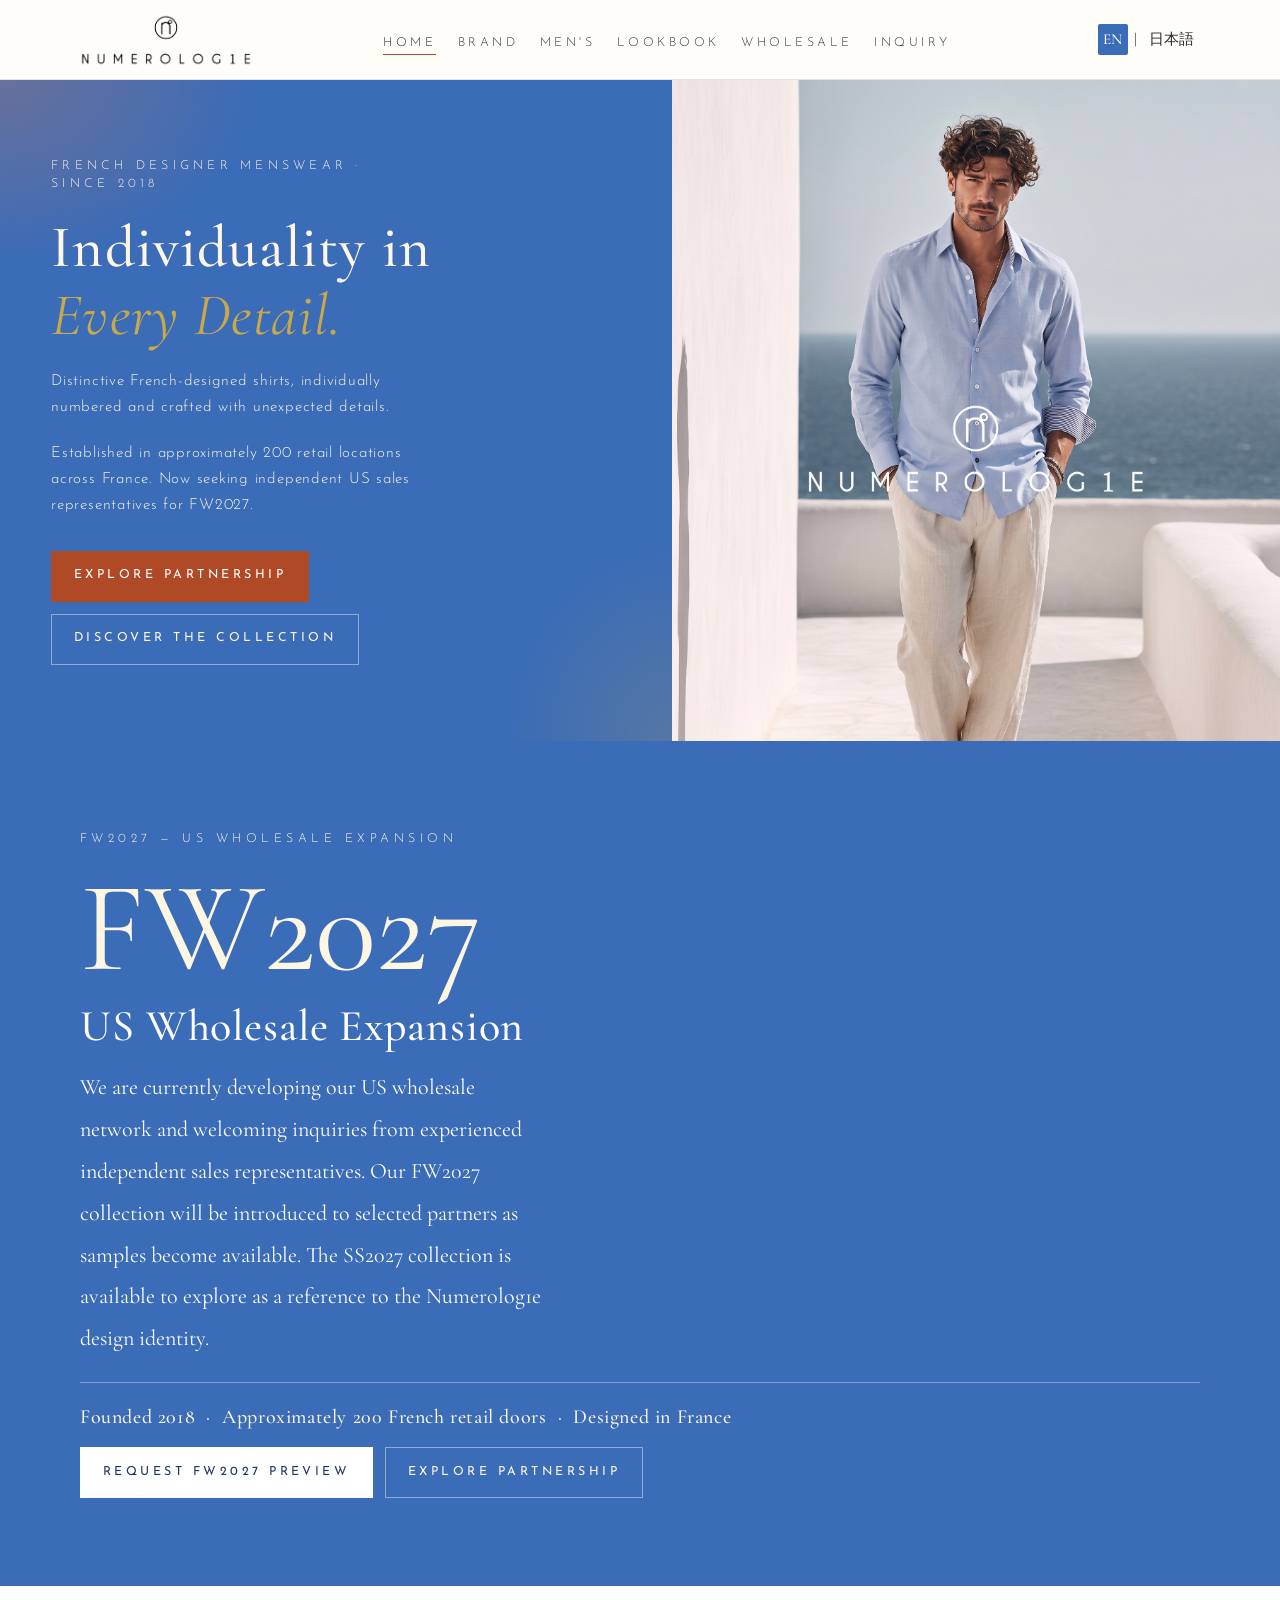
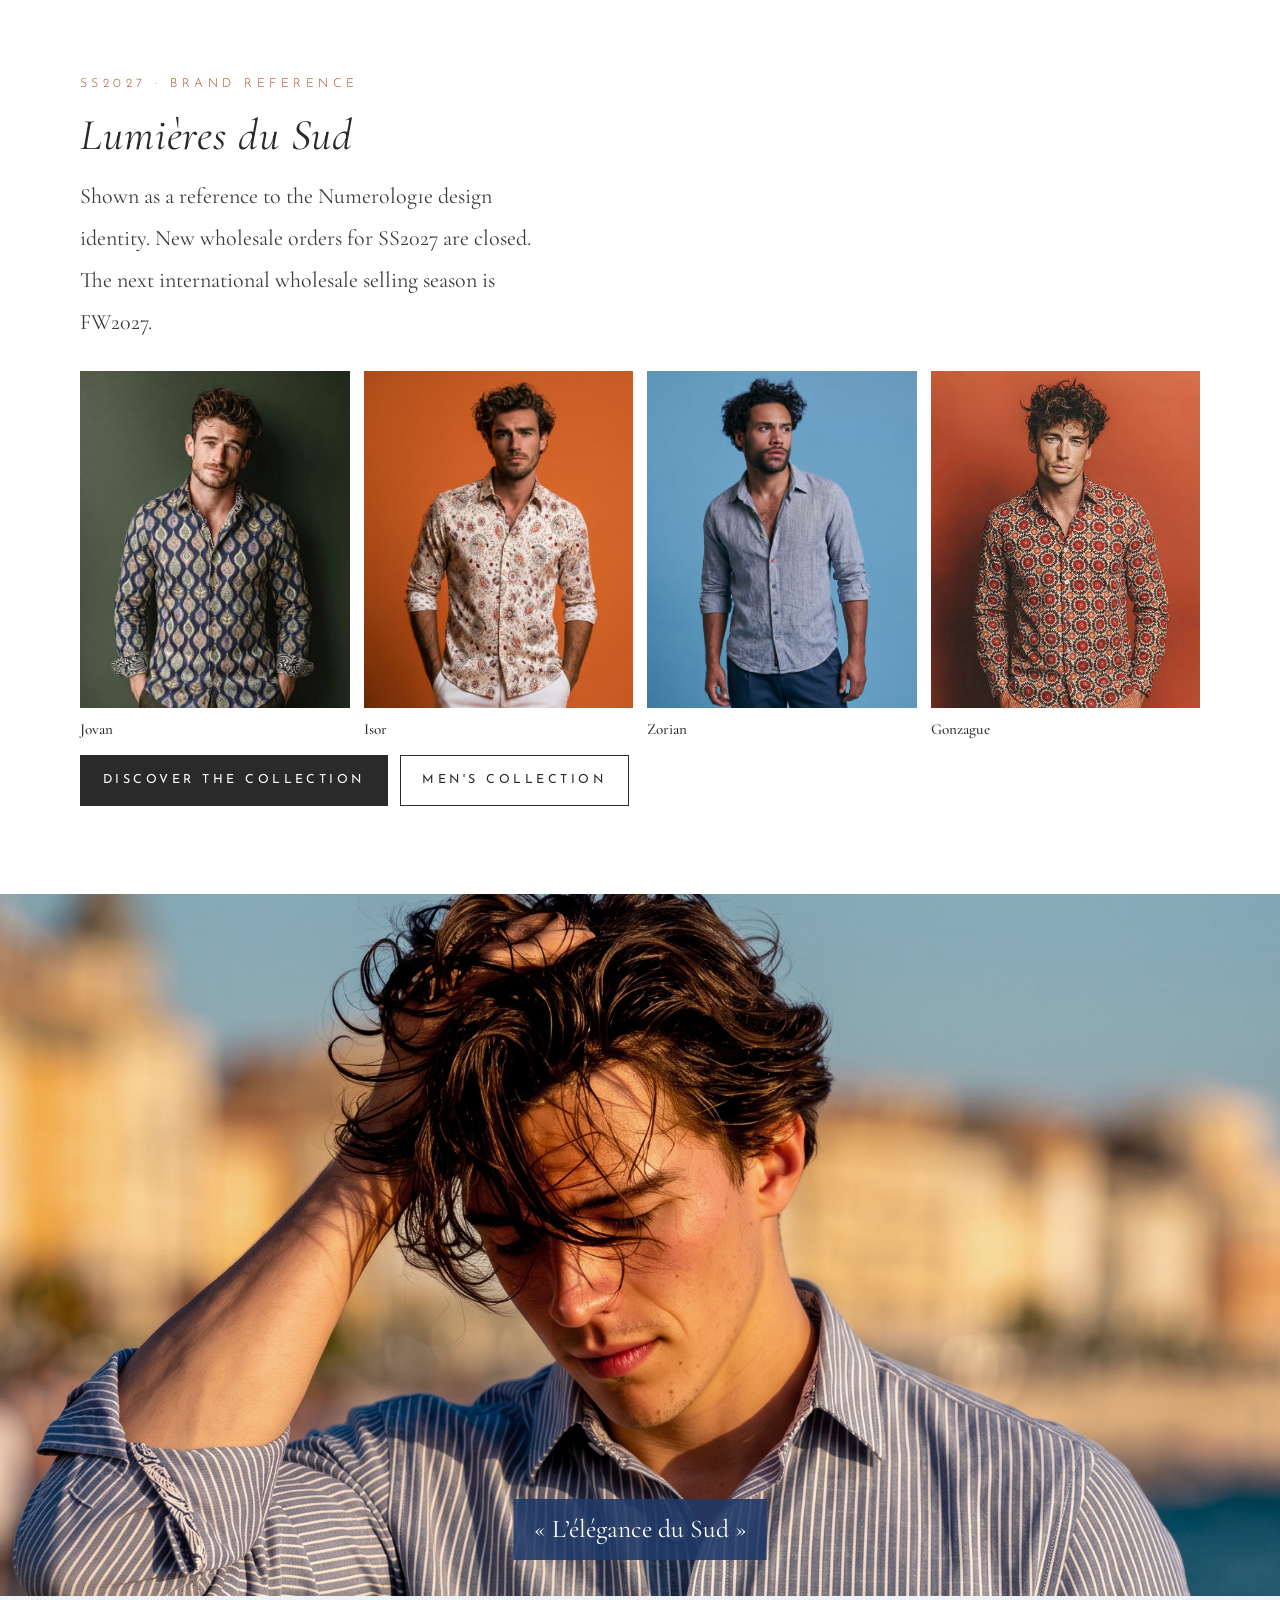
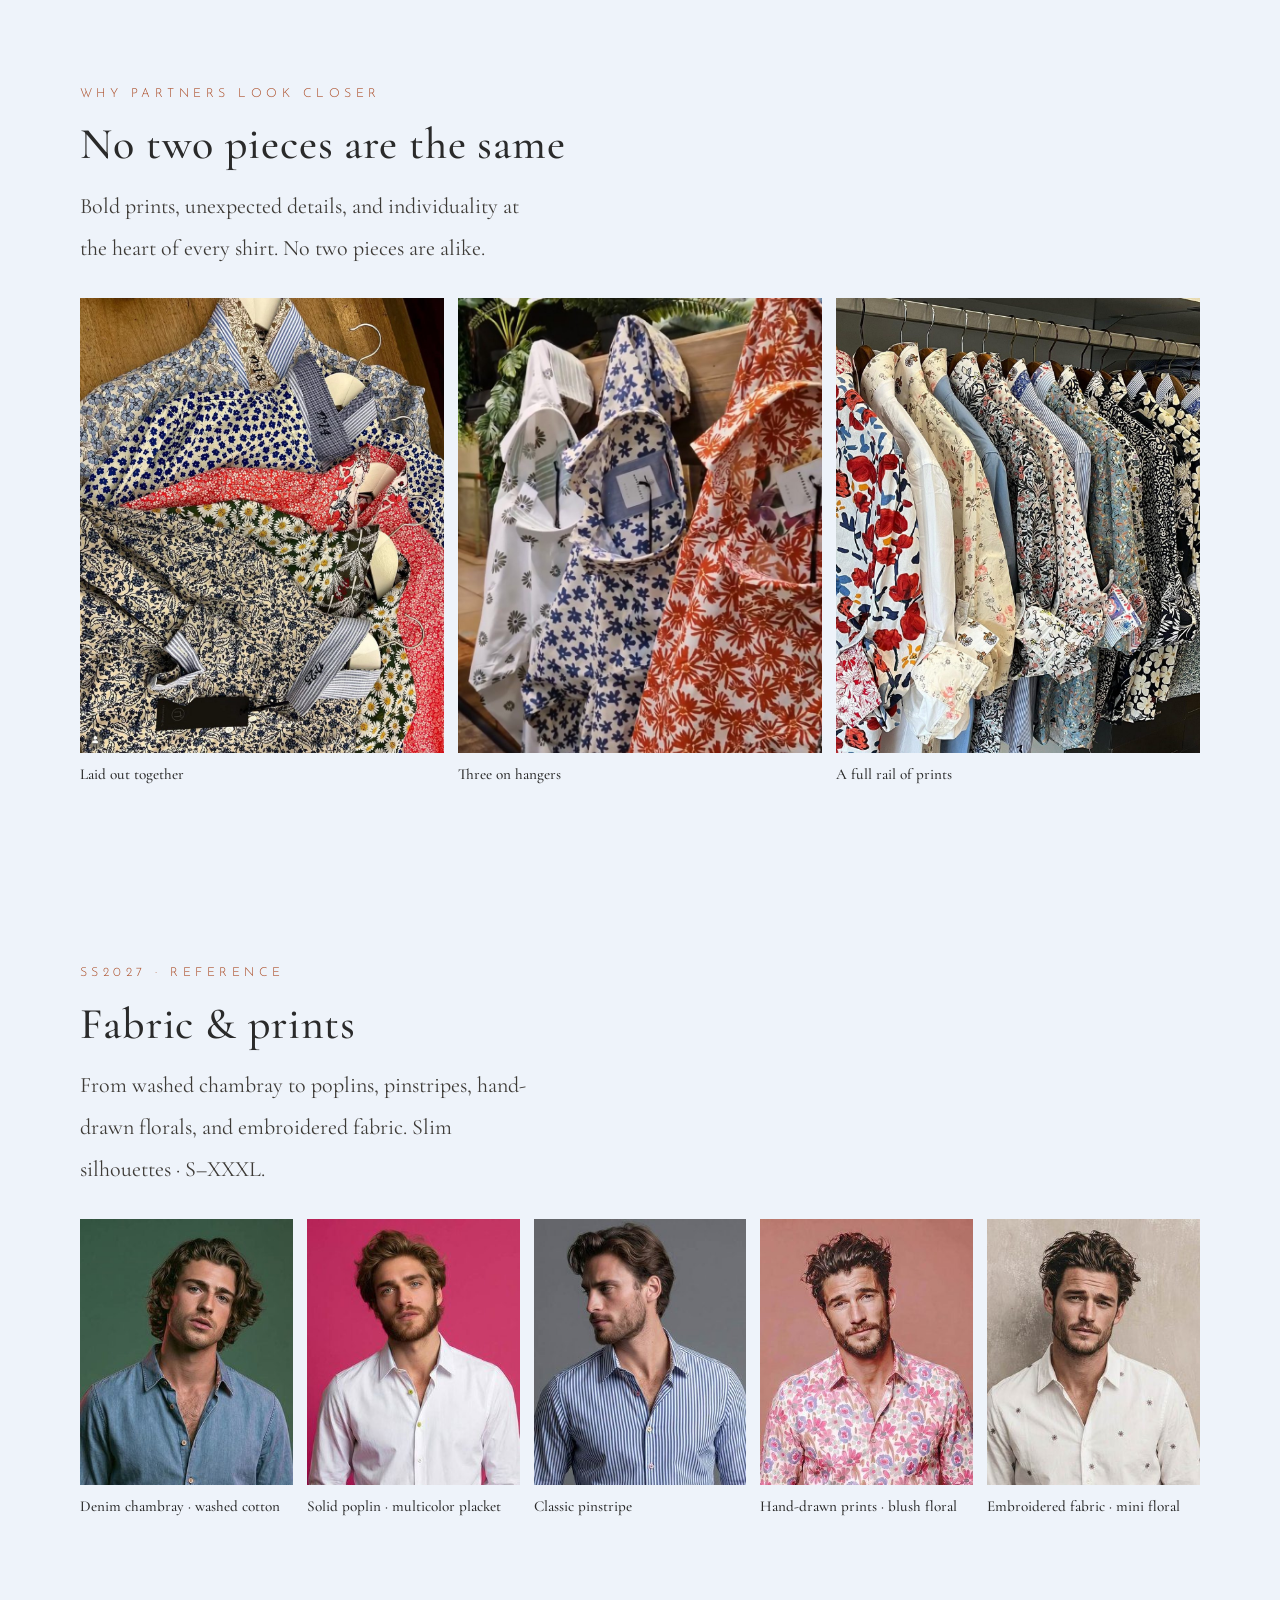
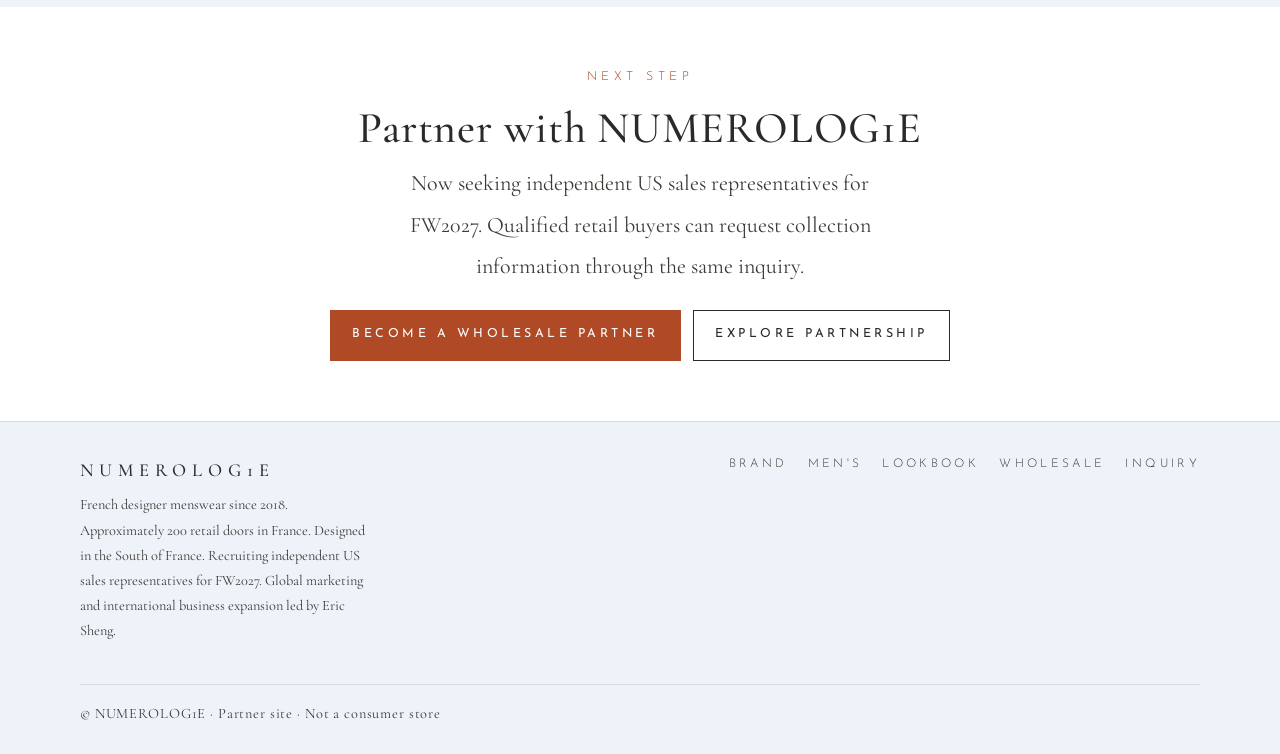
<file: index.html>
<!DOCTYPE html>
<html lang="en">
<head>
<meta charset="UTF-8">
<meta name="viewport" content="width=device-width, initial-scale=1.0">
<title>NUMEROLOG1E — French designer menswear · FW2027 US representation</title>
<meta name="description" content="French designer menswear since 2018, established in approximately 200 retail locations across France. Now seeking independent US sales representatives for FW2027. Not a consumer store.">
<link rel="preconnect" href="https://fonts.googleapis.com">
<link rel="preconnect" href="https://fonts.gstatic.com" crossorigin>
<link href="https://fonts.googleapis.com/css2?family=Cormorant+Garamond:ital,wght@0,400;0,500;1,400;1,500&family=Josefin+Sans:wght@300;400&display=swap" rel="stylesheet">
<link rel="stylesheet" href="css/styles.css?v=20261111c">
</head>
<body>
<header class="site-header">
  <div class="container header-inner">
    <a class="logo" href="index.html" aria-label="NUMEROLOG1E home">
      <img src="assets/logo.png" alt="NUMEROLOG1E">
    </a>
    <button class="nav-toggle" type="button" aria-expanded="false" aria-controls="site-nav">Menu</button>
    <nav class="site-nav" id="site-nav" aria-label="Primary">
      <ul>
        <li><a href="index.html" aria-current="page">Home</a></li>
        <li><a href="brand.html">Brand</a></li>
        <li><a href="mens.html">Men's</a></li>
        <li><a href="lookbook.html">Lookbook</a></li>
        <li><a href="wholesale.html">Wholesale</a></li>
        <li><a href="contact.html">Inquiry</a></li>
      </ul>
    </nav>
    <div class="lang-switch" aria-label="Language"><a href="index.html" aria-current="true" lang="en">EN</a><span aria-hidden="true">|</span><a href="ja/index.html" lang="ja">日本語</a></div>
  </div>
</header>

<main>
  <section class="hero" aria-label="Hero">
    <div class="hero-grid">
      <div class="hero-copy">
        <p class="hero-kicker">French Designer Menswear · Since 2018</p>
        <h1>Individuality in <em>Every Detail.</em></h1>
        <p class="hero-sub">Distinctive French-designed shirts, individually numbered and crafted with unexpected details.</p>
        <p class="hero-sub">Established in approximately 200 retail locations across France. Now seeking independent US sales representatives for FW2027.</p>
        <div class="btn-row">
          <a class="btn btn-primary" href="wholesale.html">Explore Partnership</a>
          <a class="btn btn-ghost" href="lookbook.html">Discover the Collection</a>
        </div>
      </div>
      <div class="hero-media">
        <img src="assets/PLV1.jpg" alt="NUMEROLOG1E men's shirt, coastal lifestyle — Lumières du Sud">
      </div>
    </div>
  </section>

  <section class="section section-cobalt fw-block" id="fw2027">
    <div class="container">
      <p class="eyebrow">FW2027 — US Wholesale Expansion</p>
      <p class="fw-big">FW2027</p>
      <h2>US Wholesale Expansion</h2>
      <p class="lead">We are currently developing our US wholesale network and welcoming inquiries from experienced independent sales representatives. Our FW2027 collection will be introduced to selected partners as samples become available. The SS2027 collection is available to explore as a reference to the Numerolog1e design identity.</p>
      <ul class="proof-line">
        <li>Founded 2018</li>
        <li>Approximately 200 French retail doors</li>
        <li>Designed in France</li>
      </ul>
      <div class="btn-row">
        <a class="btn" href="contact.html?inquiry=rep" style="background:#fff;color:#1f3a68;">Request FW2027 preview</a>
        <a class="btn btn-ghost" href="wholesale.html">Explore Partnership</a>
      </div>
    </div>
  </section>

  <section class="section">
    <div class="container">
      <p class="eyebrow">SS2027 · Brand reference</p>
      <h2><em>Lumières du Sud</em></h2>
      <p class="lead">Shown as a reference to the Numerolog1e design identity. New wholesale orders for SS2027 are closed. The next international wholesale selling season is FW2027.</p>
      <div class="photo-grid photo-grid-4">
        <figure><img src="assets/img/jovan.jpg" alt="NUMEROLOG1E — Jovan"><figcaption>Jovan</figcaption></figure>
        <figure><img src="assets/img/isor.jpg" alt="NUMEROLOG1E — Isor"><figcaption>Isor</figcaption></figure>
        <figure><img src="assets/img/zorian-blue.jpg" alt="NUMEROLOG1E — Zorian"><figcaption>Zorian</figcaption></figure>
        <figure><img src="assets/img/gonzague.jpg" alt="NUMEROLOG1E — Gonzague"><figcaption>Gonzague</figcaption></figure>
      </div>
      <div class="btn-row">
        <a class="btn btn-dark" href="lookbook.html">Discover the Collection</a>
        <a class="btn btn-outline" href="mens.html">Men's collection</a>
      </div>
    </div>
  </section>

  <section class="bleed" aria-label="« L’élégance du Sud »">
    <img src="assets/PLV2.jpg" alt="NUMEROLOG1E — « L’élégance du Sud »">
    <p class="bleed-cap">« L’élégance du Sud »</p>
  </section>

  <section class="section section-sand">
    <div class="container">
      <p class="eyebrow">Why partners look closer</p>
      <h2>No two pieces are the same</h2>
      <p class="lead">Bold prints, unexpected details, and individuality at the heart of every shirt. No two pieces are alike.</p>
      <div class="photo-grid photo-grid-3">
        <figure><img src="assets/img/lookcloser-1.jpg" alt="NUMEROLOG1E — Laid out together"><figcaption>Laid out together</figcaption></figure>
        <figure><img src="assets/img/lookcloser-2.jpg" alt="NUMEROLOG1E — Three on hangers"><figcaption>Three on hangers</figcaption></figure>
        <figure><img src="assets/img/lookcloser-3.jpg" alt="NUMEROLOG1E — A full rail of prints"><figcaption>A full rail of prints</figcaption></figure>
      </div>
    </div>
  </section>

  <section class="section section-sand">
    <div class="container">
      <p class="eyebrow">SS2027 · Reference</p>
      <h2>Fabric &amp; prints</h2>
      <p class="lead">From washed chambray to poplins, pinstripes, hand-drawn florals, and embroidered fabric. Slim silhouettes · S–XXXL.</p>
      <div class="photo-grid photo-grid-5">
        <figure><img src="assets/img/fabric-chambray.jpg" alt="Denim chambray — washed cotton"><figcaption>Denim chambray · washed cotton</figcaption></figure>
        <figure><img src="assets/img/fabric-poplin.jpg" alt="Solid poplin, multicolor placket"><figcaption>Solid poplin · multicolor placket</figcaption></figure>
        <figure><img src="assets/img/fabric-pinstripe.jpg" alt="Classic pinstripe"><figcaption>Classic pinstripe</figcaption></figure>
        <figure><img src="assets/img/fabric-floral.jpg" alt="Hand-drawn floral print"><figcaption>Hand-drawn prints · blush floral</figcaption></figure>
        <figure><img src="assets/img/fabric-embroidered.jpg" alt="Embroidered fabric"><figcaption>Embroidered fabric · mini floral</figcaption></figure>
      </div>
    </div>
  </section>

  <section class="section cta-band">
    <div class="container">
      <p class="eyebrow">Next step</p>
      <h2>Partner with NUMEROLOG1E</h2>
      <p class="lead">Now seeking independent US sales representatives for FW2027. Qualified retail buyers can request collection information through the same inquiry.</p>
      <div class="btn-row" style="justify-content:center;">
        <a class="btn btn-primary" href="contact.html?inquiry=rep">Become a wholesale partner</a>
        <a class="btn btn-outline" href="wholesale.html">Explore Partnership</a>
      </div>
    </div>
  </section>
</main>

<footer class="site-footer">
  <div class="container footer-inner">
    <div>
      <div class="footer-brand">NUMEROLOG1E</div>
      <p class="footer-meta">French designer menswear since 2018. Approximately 200 retail doors in France. Designed in the South of France. Recruiting independent US sales representatives for FW2027. Global marketing and international business expansion led by Eric Sheng.</p>
    </div>
    <nav class="footer-nav" aria-label="Footer">
      <a href="brand.html">Brand</a>
      <a href="mens.html">Men's</a>
      <a href="lookbook.html">Lookbook</a>
      <a href="wholesale.html">Wholesale</a>
      <a href="contact.html">Inquiry</a>
    </nav>
    <p class="footer-copy">© NUMEROLOG1E · Partner site · Not a consumer store</p>
  </div>
</footer>
<script src="js/main.js"></script>
</body>
</html>
</file>
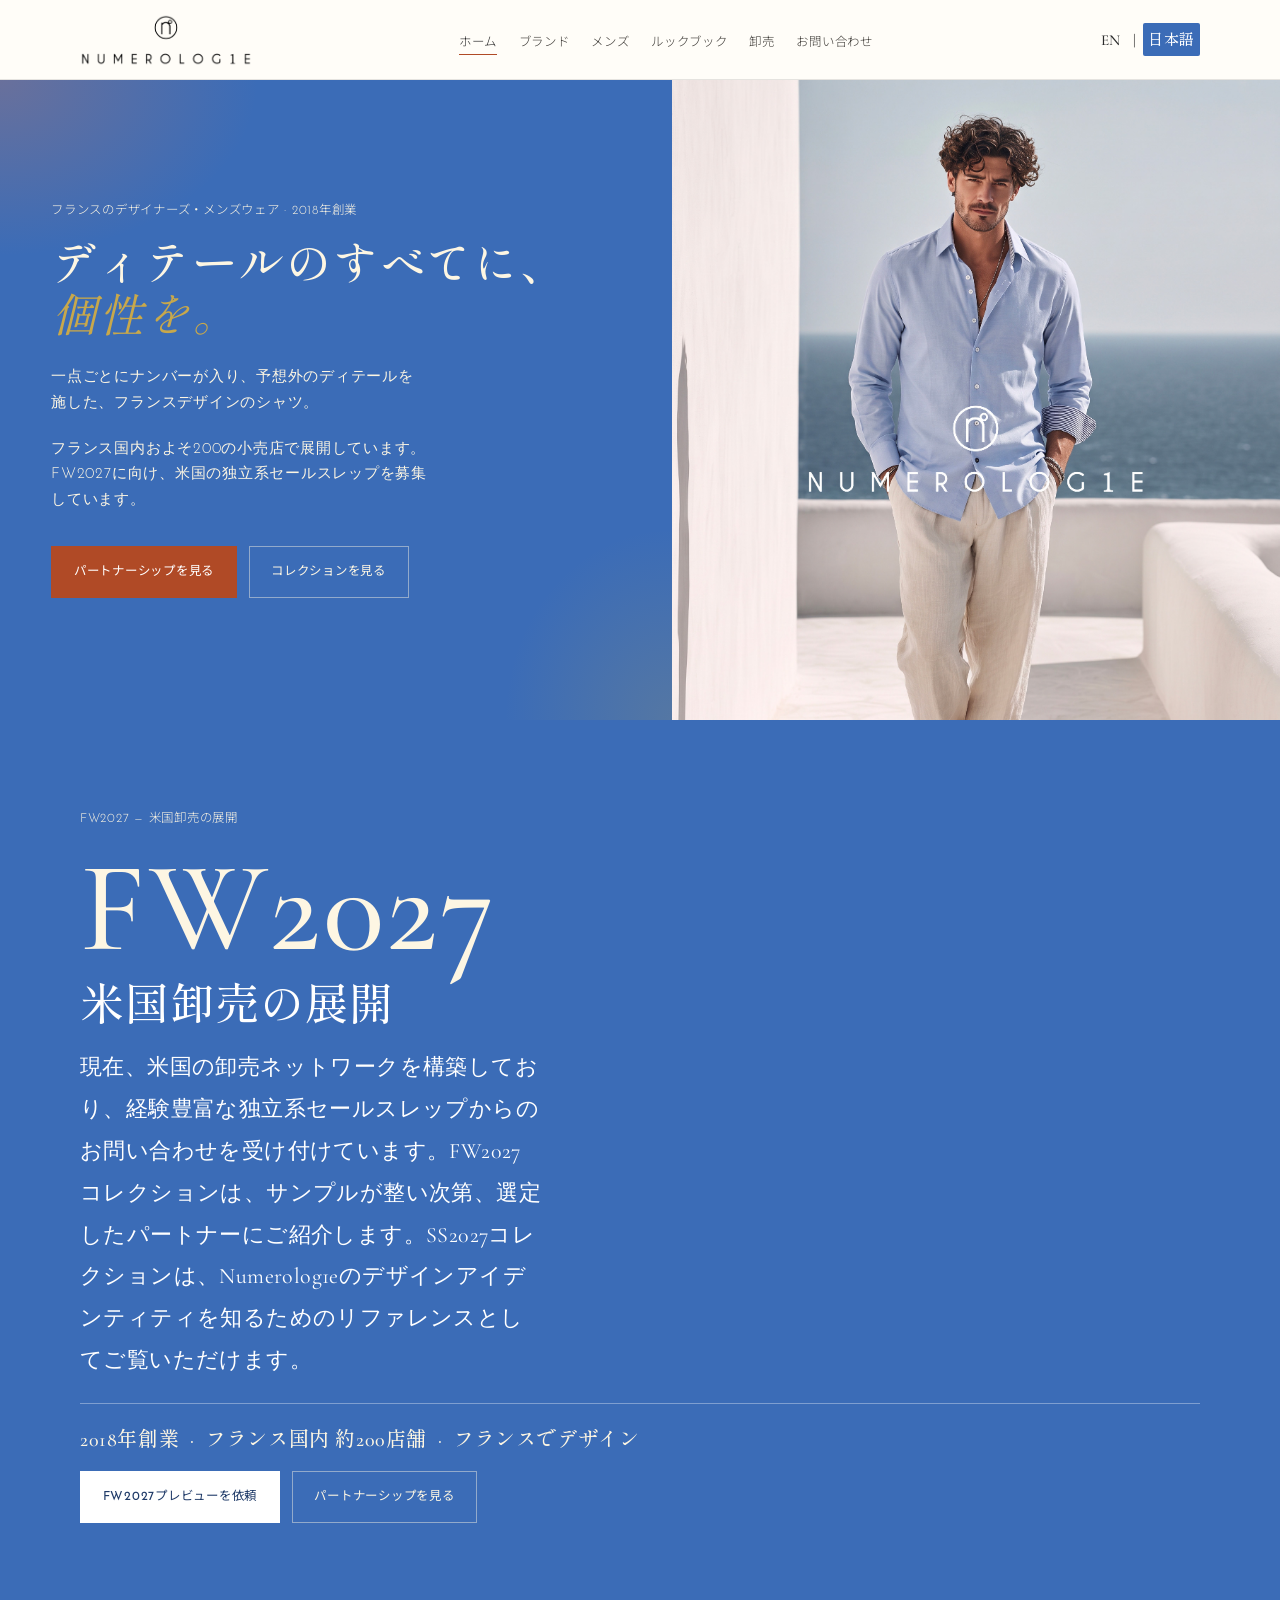
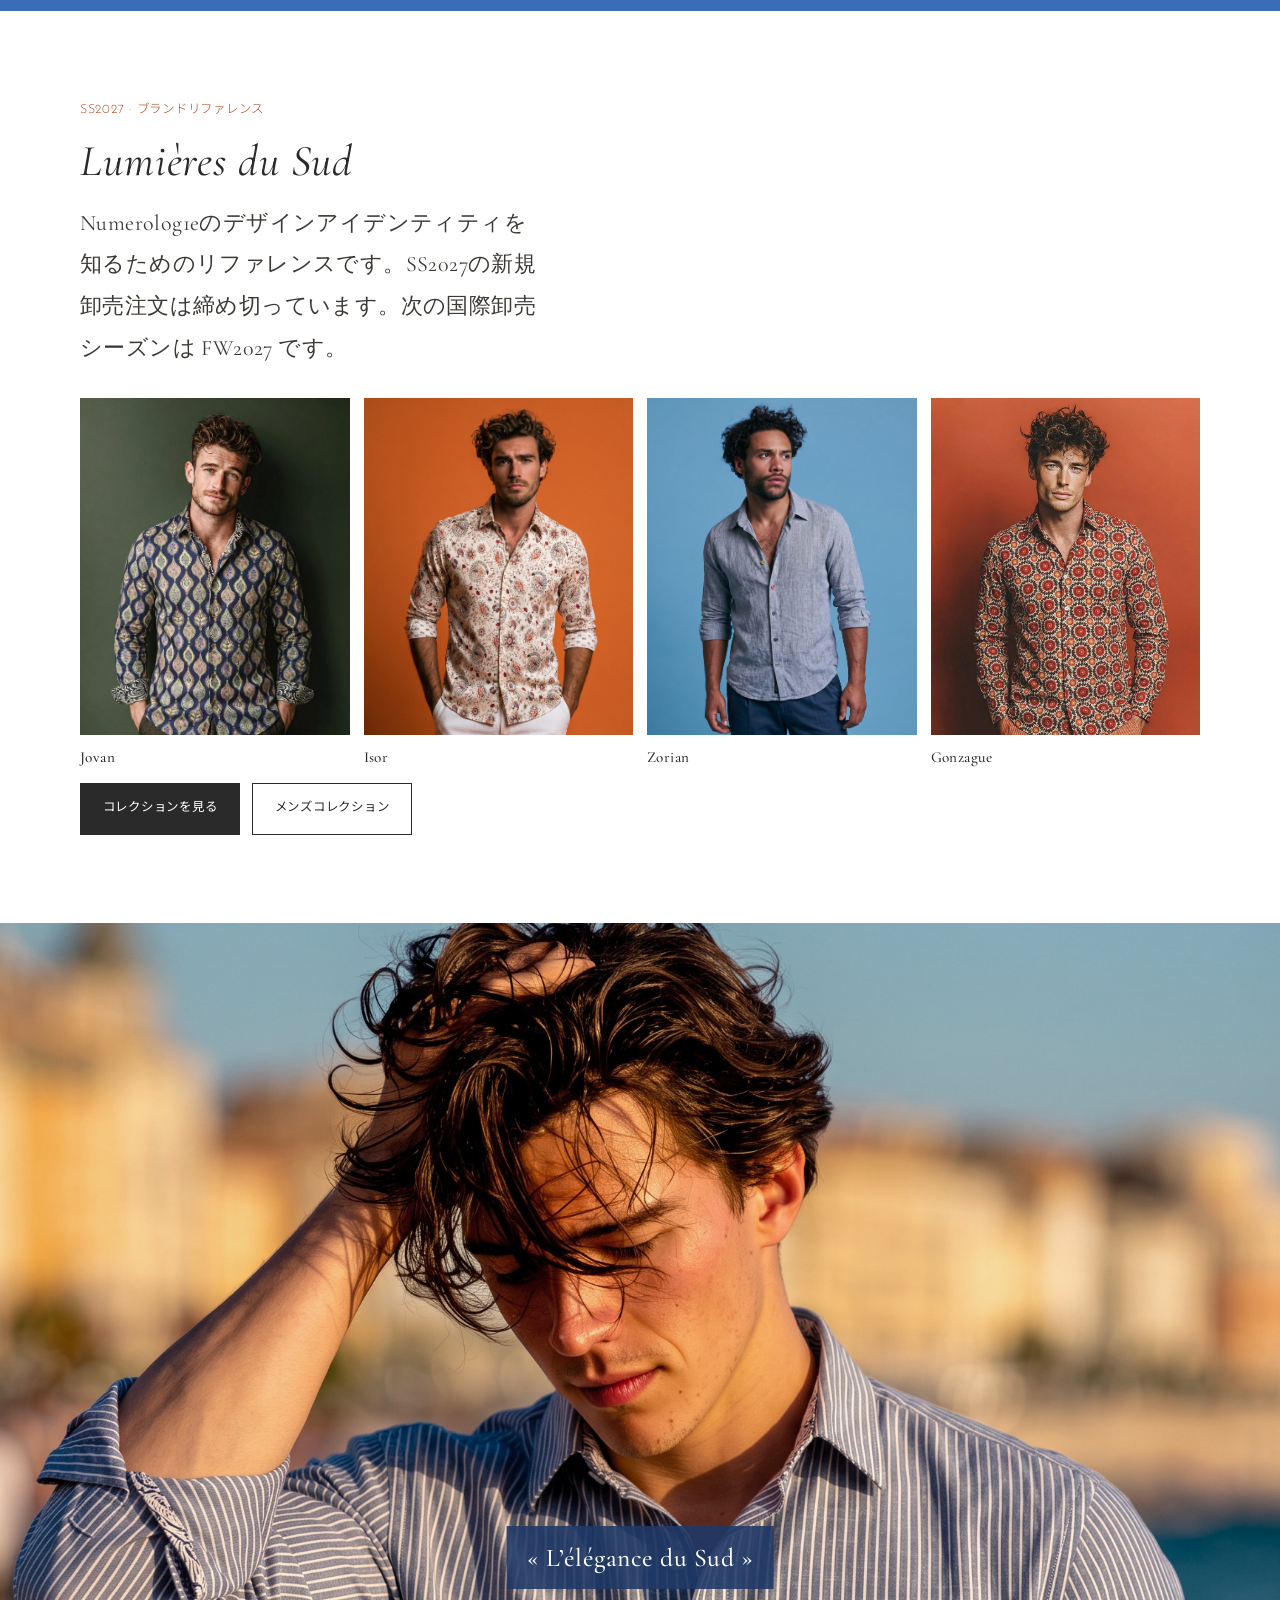
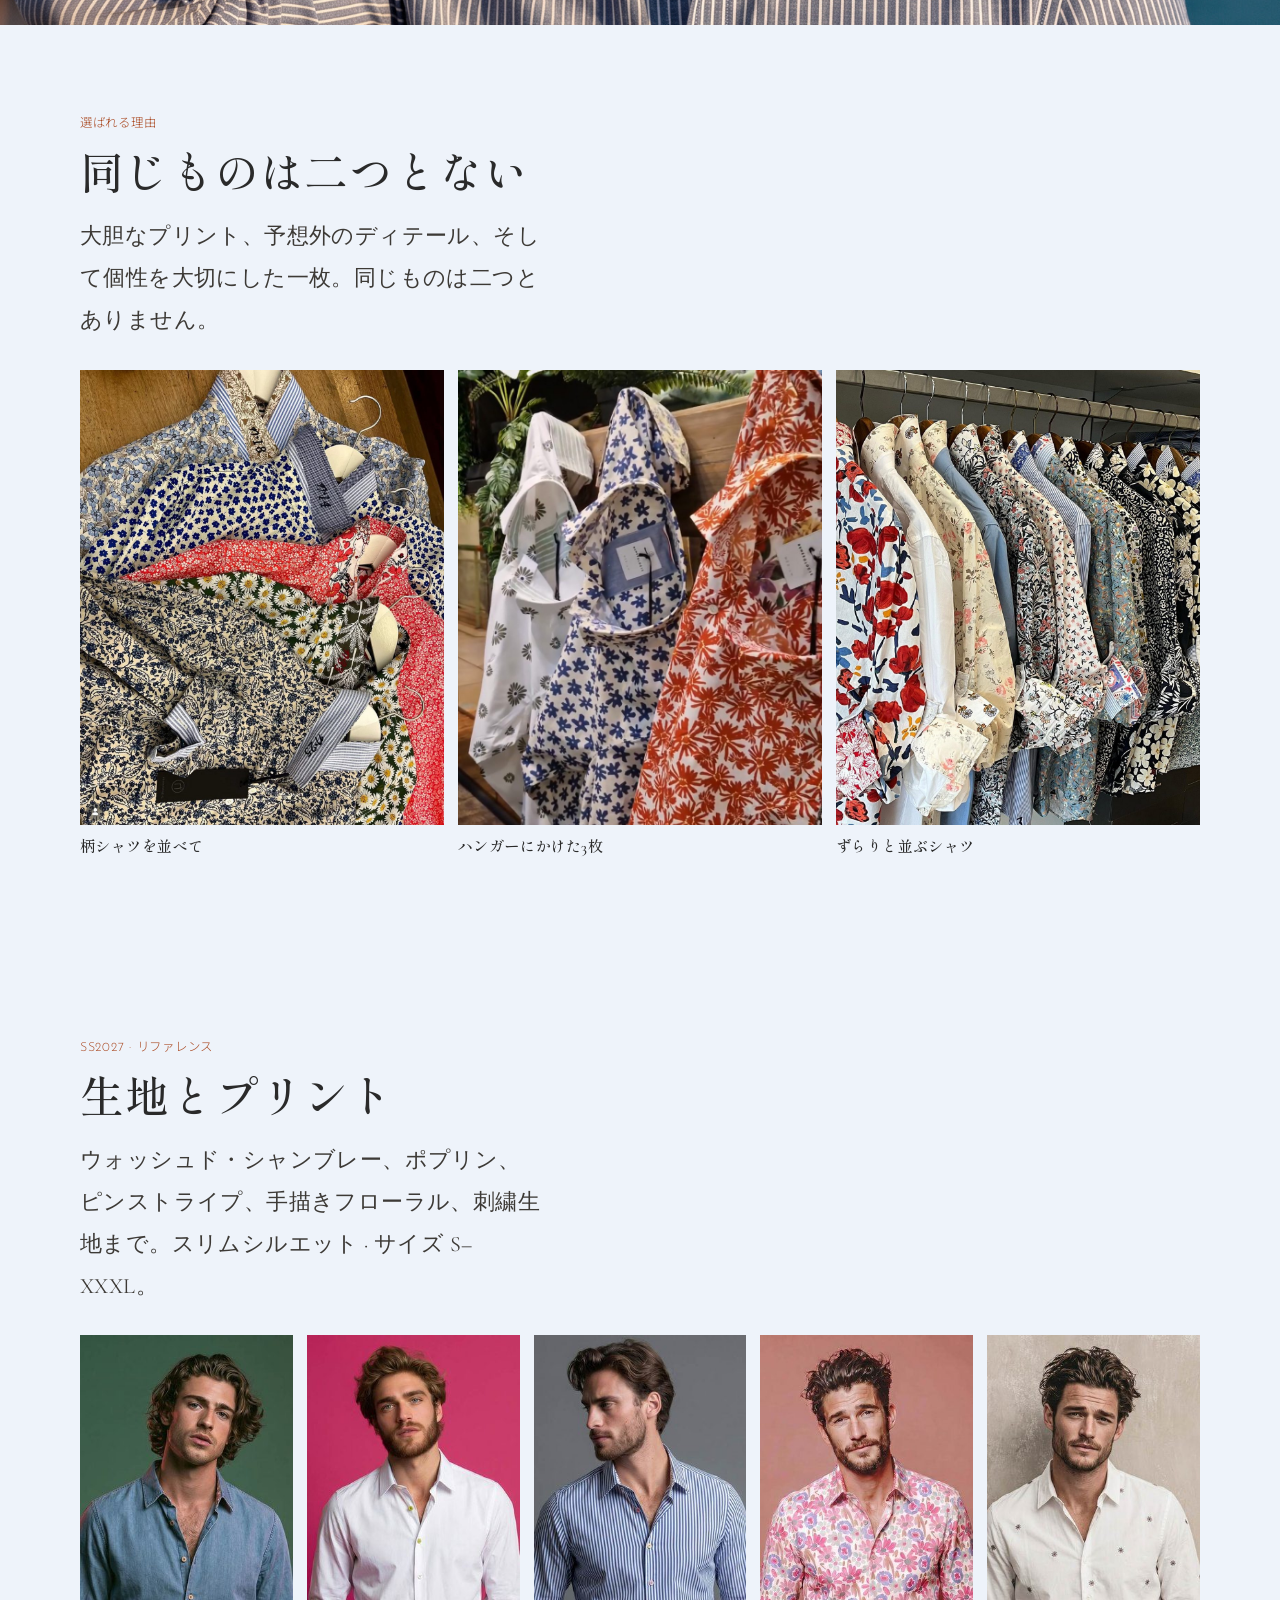
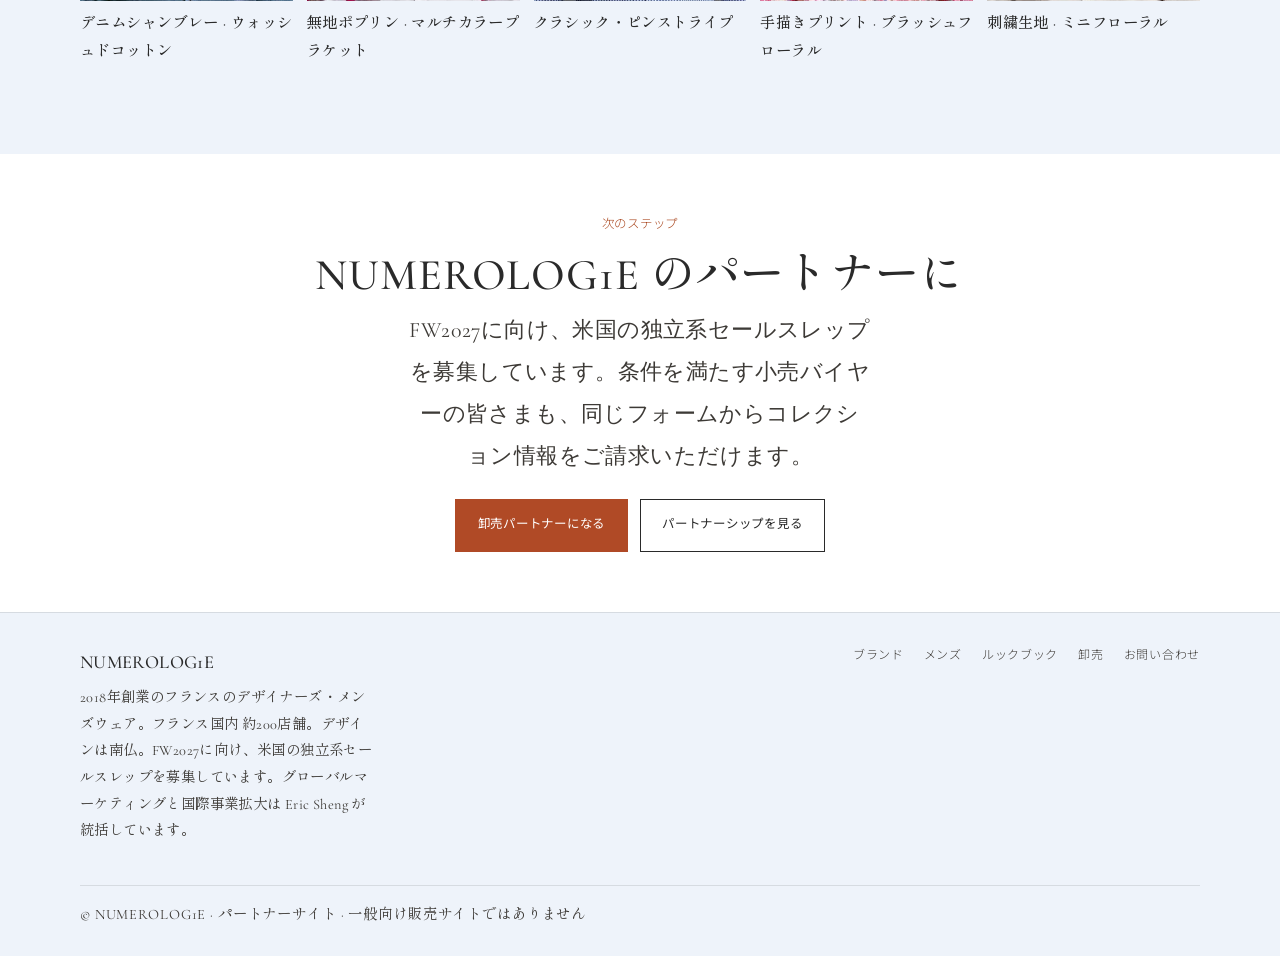
<file: ja/index.html>
<!DOCTYPE html>
<html lang="ja">
<head>
<meta charset="UTF-8">
<meta name="viewport" content="width=device-width, initial-scale=1.0">
<title>NUMEROLOG1E — フランスのデザイナーズ・メンズウェア · FW2027 米国代理店募集</title>
<meta name="description" content="2018年創業のフランスのデザイナーズ・メンズウェア。フランス国内 約200の小売店で展開。FW2027に向け、米国の独立系セールスレップを募集しています。一般向け販売サイトではありません。">
<link rel="preconnect" href="https://fonts.googleapis.com">
<link rel="preconnect" href="https://fonts.gstatic.com" crossorigin>
<link href="https://fonts.googleapis.com/css2?family=Cormorant+Garamond:ital,wght@0,400;0,500;1,400;1,500&family=Josefin+Sans:wght@300;400&family=Noto+Sans+JP:wght@300;400;500&family=Shippori+Mincho:wght@500;600&display=swap" rel="stylesheet">
<link rel="stylesheet" href="../css/styles.css?v=20261111c">
</head>
<body>
<header class="site-header">
  <div class="container header-inner">
    <a class="logo" href="index.html" aria-label="NUMEROLOG1E ホーム">
      <img src="../assets/logo.png" alt="NUMEROLOG1E">
    </a>
    <button class="nav-toggle" type="button" aria-expanded="false" aria-controls="site-nav">メニュー</button>
    <nav class="site-nav" id="site-nav" aria-label="メインメニュー">
      <ul>
        <li><a href="index.html" aria-current="page">ホーム</a></li>
        <li><a href="brand.html">ブランド</a></li>
        <li><a href="mens.html">メンズ</a></li>
        <li><a href="lookbook.html">ルックブック</a></li>
        <li><a href="wholesale.html">卸売</a></li>
        <li><a href="contact.html">お問い合わせ</a></li>
      </ul>
    </nav>
    <div class="lang-switch" aria-label="言語"><a href="../index.html" lang="en">EN</a><span aria-hidden="true">|</span><a href="index.html" aria-current="true" lang="ja">日本語</a></div>
  </div>
</header>

<main>
  <section class="hero" aria-label="メインビジュアル">
    <div class="hero-grid">
      <div class="hero-copy">
        <p class="hero-kicker">フランスのデザイナーズ・メンズウェア · 2018年創業</p>
        <h1>ディテールのすべてに、<em>個性を。</em></h1>
        <p class="hero-sub">一点ごとにナンバーが入り、予想外のディテールを施した、フランスデザインのシャツ。</p>
        <p class="hero-sub">フランス国内およそ200の小売店で展開しています。FW2027に向け、米国の独立系セールスレップを募集しています。</p>
        <div class="btn-row">
          <a class="btn btn-primary" href="wholesale.html">パートナーシップを見る</a>
          <a class="btn btn-ghost" href="lookbook.html">コレクションを見る</a>
        </div>
      </div>
      <div class="hero-media">
        <img src="../assets/PLV1.jpg" alt="NUMEROLOG1E メンズシャツ — Lumières du Sud">
      </div>
    </div>
  </section>

  <section class="section section-cobalt fw-block" id="fw2027">
    <div class="container">
      <p class="eyebrow">FW2027 — 米国卸売の展開</p>
      <p class="fw-big">FW2027</p>
      <h2>米国卸売の展開</h2>
      <p class="lead">現在、米国の卸売ネットワークを構築しており、経験豊富な独立系セールスレップからのお問い合わせを受け付けています。FW2027コレクションは、サンプルが整い次第、選定したパートナーにご紹介します。SS2027コレクションは、Numerolog1eのデザインアイデンティティを知るためのリファレンスとしてご覧いただけます。</p>
      <ul class="proof-line">
        <li>2018年創業</li>
        <li>フランス国内 約200店舗</li>
        <li>フランスでデザイン</li>
      </ul>
      <div class="btn-row">
        <a class="btn" href="contact.html?inquiry=rep" style="background:#fff;color:#1f3a68;">FW2027プレビューを依頼</a>
        <a class="btn btn-ghost" href="wholesale.html">パートナーシップを見る</a>
      </div>
    </div>
  </section>

  <section class="section">
    <div class="container">
      <p class="eyebrow">SS2027 · ブランドリファレンス</p>
      <h2><em>Lumières du Sud</em></h2>
      <p class="lead">Numerolog1eのデザインアイデンティティを知るためのリファレンスです。SS2027の新規卸売注文は締め切っています。次の国際卸売シーズンは FW2027 です。</p>
      <div class="photo-grid photo-grid-4">
        <figure><img src="../assets/img/jovan.jpg" alt="NUMEROLOG1E — Jovan"><figcaption>Jovan</figcaption></figure>
        <figure><img src="../assets/img/isor.jpg" alt="NUMEROLOG1E — Isor"><figcaption>Isor</figcaption></figure>
        <figure><img src="../assets/img/zorian-blue.jpg" alt="NUMEROLOG1E — Zorian"><figcaption>Zorian</figcaption></figure>
        <figure><img src="../assets/img/gonzague.jpg" alt="NUMEROLOG1E — Gonzague"><figcaption>Gonzague</figcaption></figure>
      </div>
      <div class="btn-row">
        <a class="btn btn-dark" href="lookbook.html">コレクションを見る</a>
        <a class="btn btn-outline" href="mens.html">メンズコレクション</a>
      </div>
    </div>
  </section>

  <section class="bleed" aria-label="« L’élégance du Sud »">
    <img src="../assets/PLV2.jpg" alt="NUMEROLOG1E — « L’élégance du Sud »">
    <p class="bleed-cap">« L’élégance du Sud »</p>
  </section>

  <section class="section section-sand">
    <div class="container">
      <p class="eyebrow">選ばれる理由</p>
      <h2>同じものは二つとない</h2>
      <p class="lead">大胆なプリント、予想外のディテール、そして個性を大切にした一枚。同じものは二つとありません。</p>
      <div class="photo-grid photo-grid-3">
        <figure><img src="../assets/img/lookcloser-1.jpg" alt="NUMEROLOG1E — 柄シャツを並べて"><figcaption>柄シャツを並べて</figcaption></figure>
        <figure><img src="../assets/img/lookcloser-2.jpg" alt="NUMEROLOG1E — ハンガーにかけた3枚"><figcaption>ハンガーにかけた3枚</figcaption></figure>
        <figure><img src="../assets/img/lookcloser-3.jpg" alt="NUMEROLOG1E — ずらりと並ぶシャツ"><figcaption>ずらりと並ぶシャツ</figcaption></figure>
      </div>
    </div>
  </section>

  <section class="section section-sand">
    <div class="container">
      <p class="eyebrow">SS2027 · リファレンス</p>
      <h2>生地とプリント</h2>
      <p class="lead">ウォッシュド・シャンブレー、ポプリン、ピンストライプ、手描きフローラル、刺繍生地まで。スリムシルエット · サイズ S–XXXL。</p>
      <div class="photo-grid photo-grid-5">
        <figure><img src="../assets/img/fabric-chambray.jpg" alt="デニムシャンブレー — ウォッシュドコットン"><figcaption>デニムシャンブレー · ウォッシュドコットン</figcaption></figure>
        <figure><img src="../assets/img/fabric-poplin.jpg" alt="無地ポプリン、マルチカラープラケット"><figcaption>無地ポプリン · マルチカラープラケット</figcaption></figure>
        <figure><img src="../assets/img/fabric-pinstripe.jpg" alt="クラシック・ピンストライプ"><figcaption>クラシック・ピンストライプ</figcaption></figure>
        <figure><img src="../assets/img/fabric-floral.jpg" alt="手描きフローラルプリント"><figcaption>手描きプリント · ブラッシュフローラル</figcaption></figure>
        <figure><img src="../assets/img/fabric-embroidered.jpg" alt="刺繍生地"><figcaption>刺繍生地 · ミニフローラル</figcaption></figure>
      </div>
    </div>
  </section>

  <section class="section cta-band">
    <div class="container">
      <p class="eyebrow">次のステップ</p>
      <h2>NUMEROLOG1E のパートナーに</h2>
      <p class="lead">FW2027に向け、米国の独立系セールスレップを募集しています。条件を満たす小売バイヤーの皆さまも、同じフォームからコレクション情報をご請求いただけます。</p>
      <div class="btn-row" style="justify-content:center;">
        <a class="btn btn-primary" href="contact.html?inquiry=rep">卸売パートナーになる</a>
        <a class="btn btn-outline" href="wholesale.html">パートナーシップを見る</a>
      </div>
    </div>
  </section>
</main>

<footer class="site-footer">
  <div class="container footer-inner">
    <div>
      <div class="footer-brand">NUMEROLOG1E</div>
      <p class="footer-meta">2018年創業のフランスのデザイナーズ・メンズウェア。フランス国内 約200店舗。デザインは南仏。FW2027に向け、米国の独立系セールスレップを募集しています。グローバルマーケティングと国際事業拡大は Eric Sheng が統括しています。</p>
    </div>
    <nav class="footer-nav" aria-label="フッター">
      <a href="brand.html">ブランド</a>
      <a href="mens.html">メンズ</a>
      <a href="lookbook.html">ルックブック</a>
      <a href="wholesale.html">卸売</a>
      <a href="contact.html">お問い合わせ</a>
    </nav>
    <p class="footer-copy">© NUMEROLOG1E · パートナーサイト · 一般向け販売サイトではありません</p>
  </div>
</footer>
<script src="../js/main.js"></script>
</body>
</html>
</file>
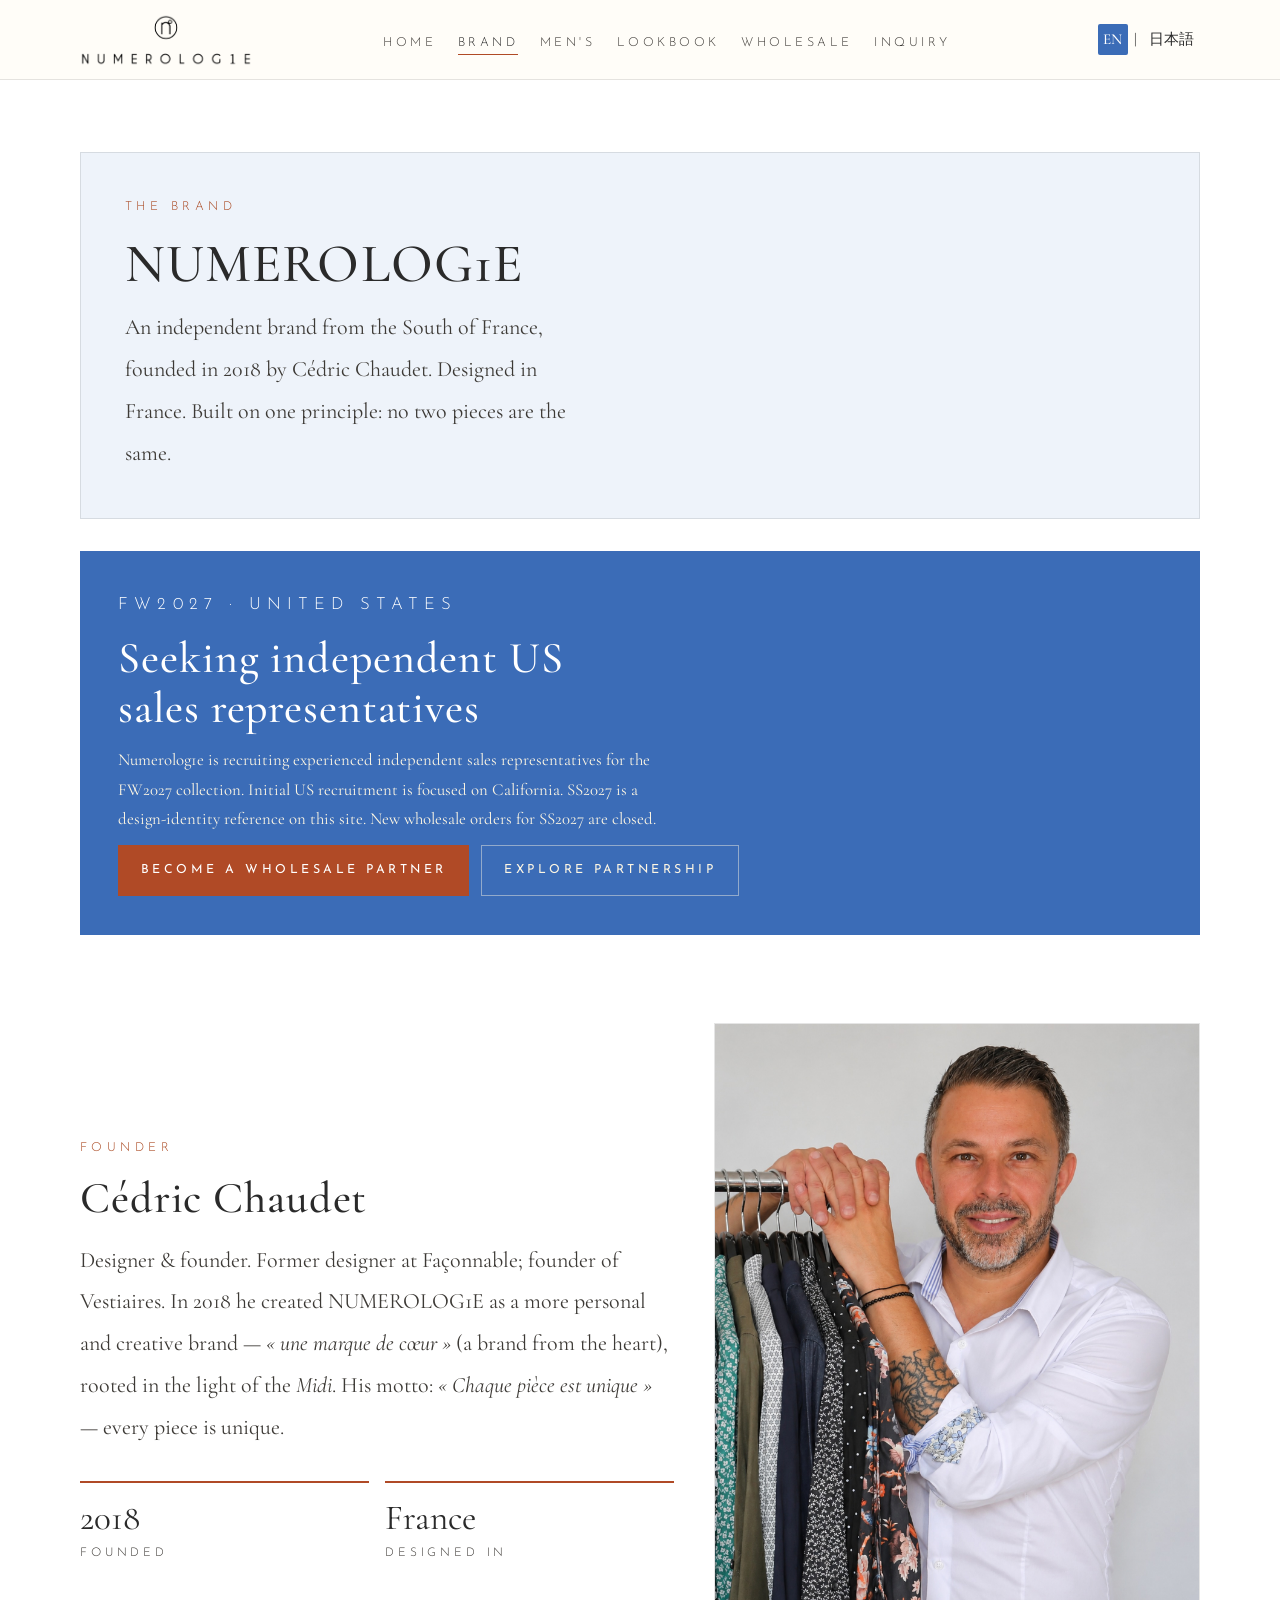
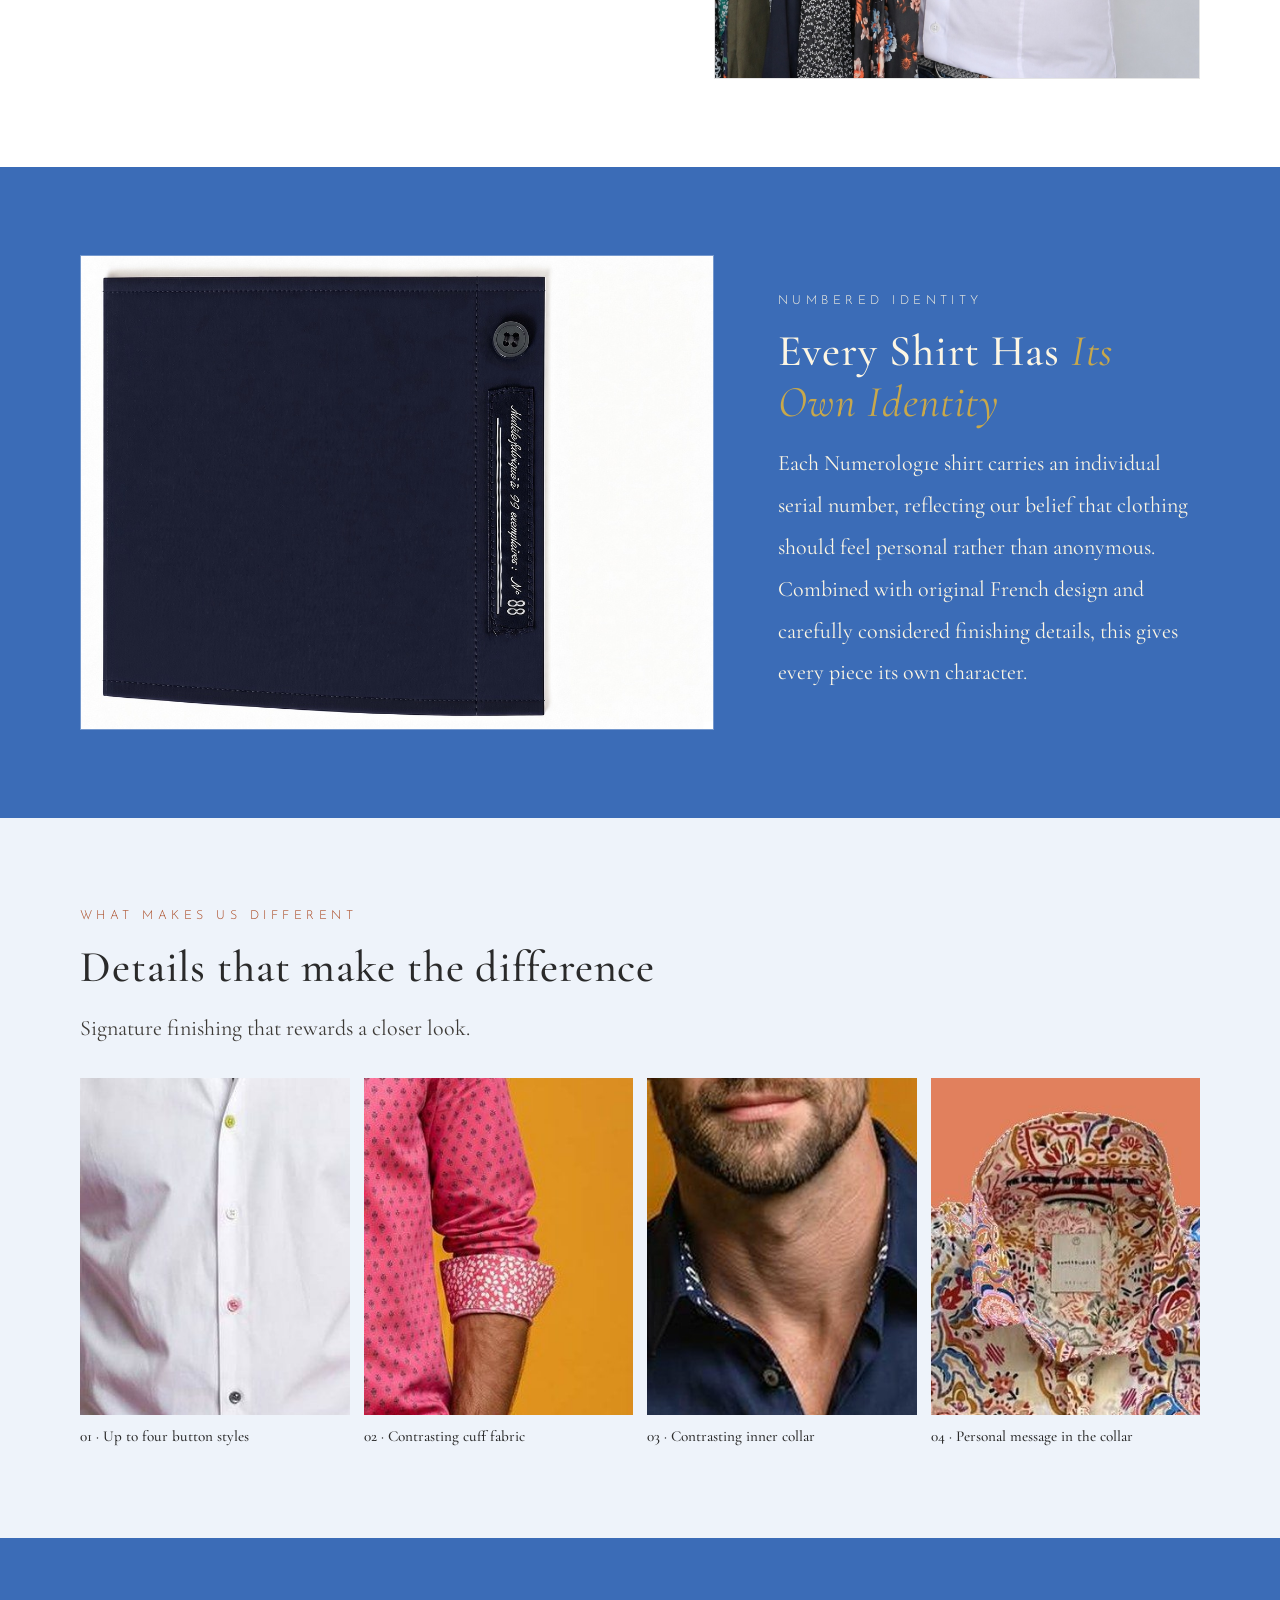
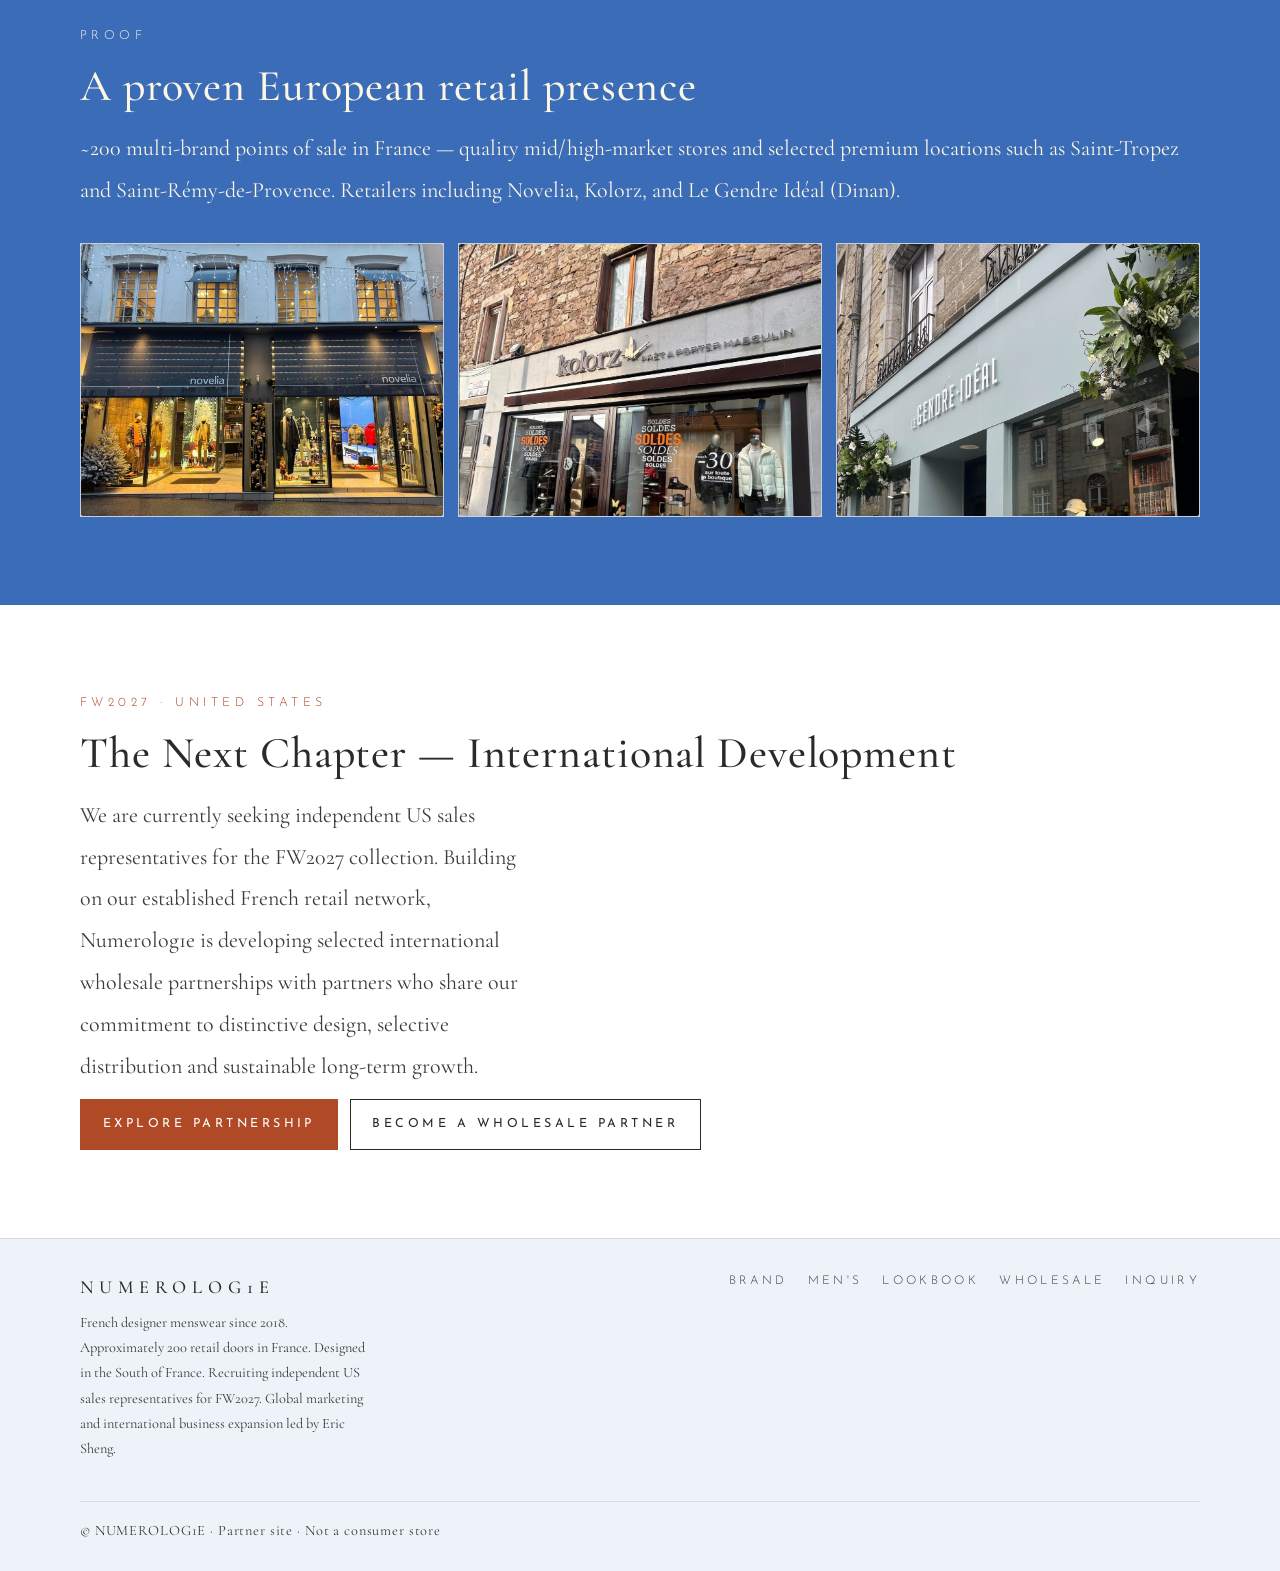
<file: brand.html>
<!DOCTYPE html>
<html lang="en">
<head>
<meta charset="UTF-8">
<meta name="viewport" content="width=device-width, initial-scale=1.0">
<title>The brand — NUMEROLOG1E</title>
<meta name="description" content="Numerolog1e, an independent brand from the South of France, founded in 2018 by Cédric Chaudet. Individually numbered shirts. Approximately 200 French retail doors. Now seeking US sales representatives for FW2027.">
<link rel="preconnect" href="https://fonts.googleapis.com">
<link rel="preconnect" href="https://fonts.gstatic.com" crossorigin>
<link href="https://fonts.googleapis.com/css2?family=Cormorant+Garamond:ital,wght@0,400;0,500;1,400;1,500&family=Josefin+Sans:wght@300;400&display=swap" rel="stylesheet">
<link rel="stylesheet" href="css/styles.css?v=20261111c">
</head>
<body>
<header class="site-header">
  <div class="container header-inner">
    <a class="logo" href="index.html" aria-label="NUMEROLOG1E home">
      <img src="assets/logo.png" alt="NUMEROLOG1E">
    </a>
    <button class="nav-toggle" type="button" aria-expanded="false" aria-controls="site-nav">Menu</button>
    <nav class="site-nav" id="site-nav" aria-label="Primary">
      <ul>
        <li><a href="index.html">Home</a></li>
        <li><a href="brand.html" aria-current="page">Brand</a></li>
        <li><a href="mens.html">Men's</a></li>
        <li><a href="lookbook.html">Lookbook</a></li>
        <li><a href="wholesale.html">Wholesale</a></li>
        <li><a href="contact.html">Inquiry</a></li>
      </ul>
    </nav>
    <div class="lang-switch" aria-label="Language"><a href="brand.html" aria-current="true" lang="en">EN</a><span aria-hidden="true">|</span><a href="ja/brand.html" lang="ja">日本語</a></div>
  </div>
</header>

<main>
  <section class="page-hero page-hero-boxed">
    <div class="container">
      <p class="eyebrow">The brand</p>
      <h1 class="wordmark">NUMEROLOG1E</h1>
      <p class="lead">An independent brand from the South of France, founded in 2018 by Cédric Chaudet. Designed in France. Built on one principle: no two pieces are the same.</p>
    </div>
  </section>

  <section class="recruit-wrap" aria-label="FW2027 US representation">
    <div class="container">
      <div class="recruit-callout">
        <p class="eyebrow">FW2027 · United States</p>
        <h2>Seeking independent US sales representatives</h2>
        <p>Numerolog1e is recruiting experienced independent sales representatives for the FW2027 collection. Initial US recruitment is focused on California. SS2027 is a design-identity reference on this site. New wholesale orders for SS2027 are closed.</p>
        <div class="btn-row">
          <a class="btn btn-primary" href="contact.html?inquiry=rep">Become a wholesale partner</a>
          <a class="btn btn-ghost" href="wholesale.html">Explore Partnership</a>
        </div>
      </div>
    </div>
  </section>

  <section class="section">
    <div class="container grid-2-asymmetric">
      <div>
        <p class="eyebrow">Founder</p>
        <h2>Cédric Chaudet</h2>
        <div class="prose">
          <p>Designer &amp; founder. Former designer at Façonnable; founder of Vestiaires. In 2018 he created NUMEROLOG1E as a more personal and creative brand — <em lang="fr">« une marque de cœur »</em> (a brand from the heart), rooted in the light of the <em lang="fr">Midi</em>. His motto: <em lang="fr">« Chaque pièce est unique »</em> — every piece is unique.</p>
        </div>
        <div class="stat-row" style="grid-template-columns:repeat(2,1fr);">
          <div class="stat"><div class="stat-value">2018</div><div class="stat-label">Founded</div></div>
          <div class="stat"><div class="stat-value">France</div><div class="stat-label">Designed in</div></div>
        </div>
      </div>
      <figure class="founder-portrait">
        <img src="assets/cedric-chaudet.jpg" width="1600" height="2162" alt="Cédric Chaudet, designer and founder of NUMEROLOG1E">
      </figure>
    </div>
  </section>

  <section class="section section-cobalt">
    <div class="container serial-feature">
      <figure><img src="assets/num-label.JPG" alt="Every NUMEROLOG1E shirt carries its own unique serial number"></figure>
      <div>
        <p class="eyebrow">Numbered identity</p>
        <h2>Every Shirt Has <em>Its Own Identity</em></h2>
        <p class="lead">Each Numerolog1e shirt carries an individual serial number, reflecting our belief that clothing should feel personal rather than anonymous. Combined with original French design and carefully considered finishing details, this gives every piece its own character.</p>
      </div>
    </div>
  </section>

  <section class="section section-sand">
    <div class="container">
      <p class="eyebrow">What makes us different</p>
      <h2>Details that make the difference</h2>
      <p class="lead">Signature finishing that rewards a closer look.</p>
      <div class="photo-grid photo-grid-4">
        <figure><img src="assets/img/detail-buttons.jpg" alt="Up to four button styles"><figcaption>01 · Up to four button styles</figcaption></figure>
        <figure><img src="assets/img/detail-cuffs.jpg" alt="Contrasting cuff fabric"><figcaption>02 · Contrasting cuff fabric</figcaption></figure>
        <figure><img src="assets/img/detail-collar.jpg" alt="Contrasting inner collar"><figcaption>03 · Contrasting inner collar</figcaption></figure>
        <figure><img src="assets/img/detail-message.jpg" alt="Personal message in the collar"><figcaption>04 · Personal message in the collar</figcaption></figure>
      </div>
    </div>
  </section>

  <section class="section section-cobalt">
    <div class="container">
      <p class="eyebrow">Proof</p>
      <h2>A proven European retail presence</h2>
      <p class="lead" style="max-width:none;">~200 multi-brand points of sale in France — quality mid/high-market stores and selected premium locations such as Saint-Tropez and Saint-Rémy-de-Provence. Retailers including Novelia, Kolorz, and Le Gendre Idéal (Dinan).</p>
      <div class="photo-grid photo-grid-3" style="margin-top:2rem;">
        <div class="feature-media"><img src="assets/NOVELIA.jpg" alt="NOVELIA — French retail partner"></div>
        <div class="feature-media"><img src="assets/KOLORZ.jpg" alt="KOLORZ — French retail partner"></div>
        <div class="feature-media"><img src="assets/img/le-gendre-ideal-dinan.jpg" alt="Le Gendre Idéal — Dinan"></div>
      </div>
    </div>
  </section>

  <section class="section">
    <div class="container">
      <p class="eyebrow">FW2027 · United States</p>
      <h2>The Next Chapter — International Development</h2>
      <p class="lead">We are currently seeking independent US sales representatives for the FW2027 collection. Building on our established French retail network, Numerolog1e is developing selected international wholesale partnerships with partners who share our commitment to distinctive design, selective distribution and sustainable long-term growth.</p>
      <div class="btn-row">
        <a class="btn btn-primary" href="wholesale.html">Explore Partnership</a>
        <a class="btn btn-outline" href="contact.html?inquiry=rep">Become a wholesale partner</a>
      </div>
    </div>
  </section>
</main>

<footer class="site-footer">
  <div class="container footer-inner">
    <div>
      <div class="footer-brand">NUMEROLOG1E</div>
      <p class="footer-meta">French designer menswear since 2018. Approximately 200 retail doors in France. Designed in the South of France. Recruiting independent US sales representatives for FW2027. Global marketing and international business expansion led by Eric Sheng.</p>
    </div>
    <nav class="footer-nav" aria-label="Footer">
      <a href="brand.html">Brand</a>
      <a href="mens.html">Men's</a>
      <a href="lookbook.html">Lookbook</a>
      <a href="wholesale.html">Wholesale</a>
      <a href="contact.html">Inquiry</a>
    </nav>
    <p class="footer-copy">© NUMEROLOG1E · Partner site · Not a consumer store</p>
  </div>
</footer>
<script src="js/main.js"></script>
</body>
</html>
</file>
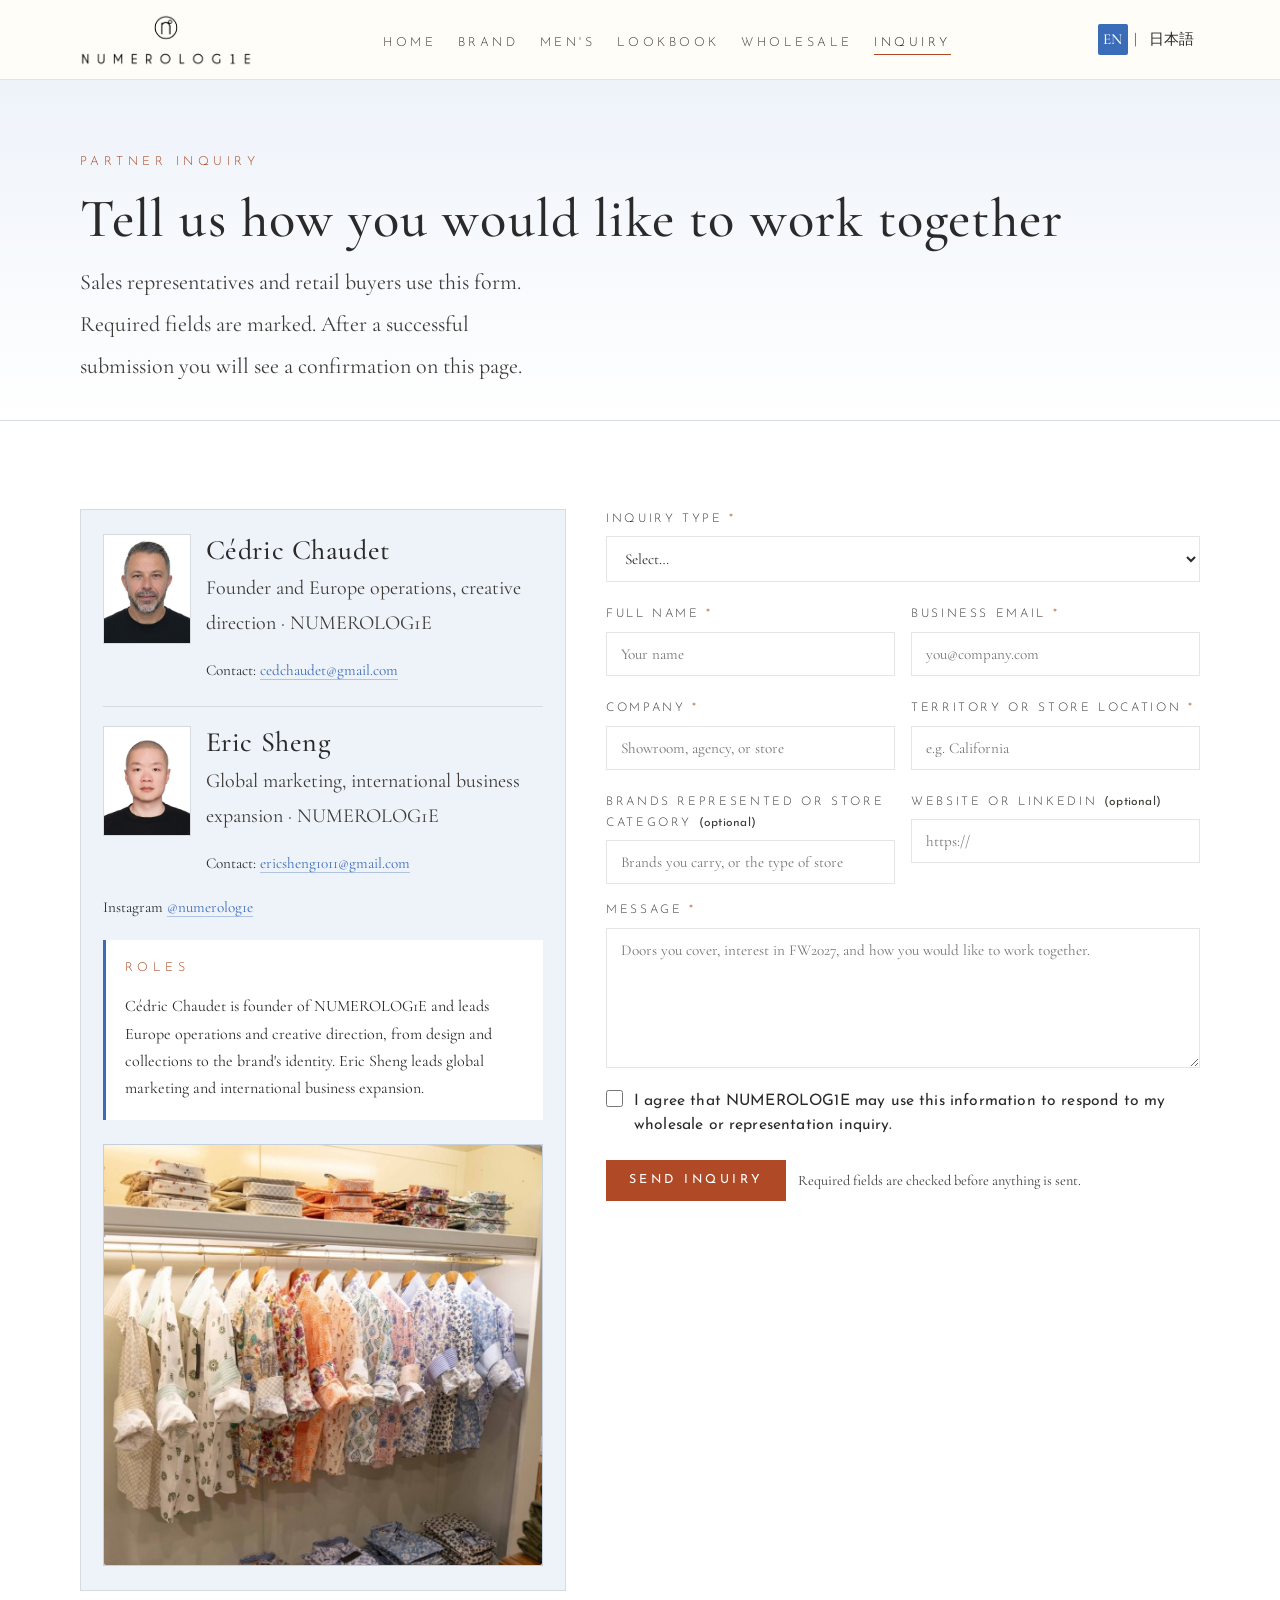
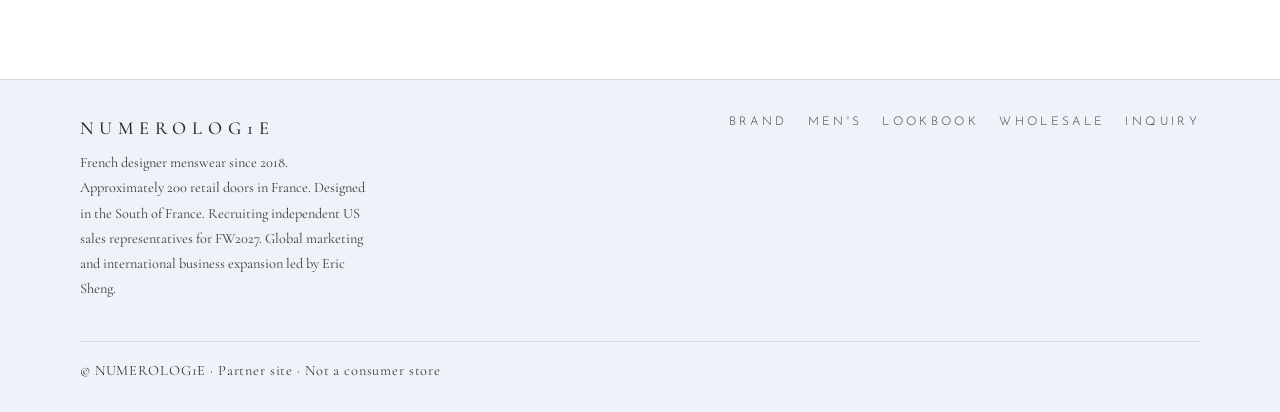
<file: contact.html>
<!DOCTYPE html>
<html lang="en">
<head>
<meta charset="UTF-8">
<meta name="viewport" content="width=device-width, initial-scale=1.0">
<title>Partner inquiry — NUMEROLOG1E</title>
<meta name="description" content="Partner inquiry for Numerolog1e. Independent sales representatives, retail buyers, and other wholesale conversations for FW2027. Not a consumer store.">
<link rel="preconnect" href="https://fonts.googleapis.com">
<link rel="preconnect" href="https://fonts.gstatic.com" crossorigin>
<link href="https://fonts.googleapis.com/css2?family=Cormorant+Garamond:ital,wght@0,400;0,500;1,400;1,500&family=Josefin+Sans:wght@300;400&display=swap" rel="stylesheet">
<link rel="stylesheet" href="css/styles.css?v=20261121b">
</head>
<body>
<header class="site-header">
  <div class="container header-inner">
    <a class="logo" href="index.html" aria-label="NUMEROLOG1E home">
      <img src="assets/logo.png" alt="NUMEROLOG1E">
    </a>
    <button class="nav-toggle" type="button" aria-expanded="false" aria-controls="site-nav">Menu</button>
    <nav class="site-nav" id="site-nav" aria-label="Primary">
      <ul>
        <li><a href="index.html">Home</a></li>
        <li><a href="brand.html">Brand</a></li>
        <li><a href="mens.html">Men's</a></li>
        <li><a href="lookbook.html">Lookbook</a></li>
        <li><a href="wholesale.html">Wholesale</a></li>
        <li><a href="contact.html" aria-current="page">Inquiry</a></li>
      </ul>
    </nav>
    <div class="lang-switch" aria-label="Language"><a href="contact.html" aria-current="true" lang="en">EN</a><span aria-hidden="true">|</span><a href="ja/contact.html" lang="ja">日本語</a></div>
  </div>
</header>

<main>
  <section class="page-hero">
    <div class="container">
      <p class="eyebrow">Partner Inquiry</p>
      <h1>Tell us how you would like to work together</h1>
      <p class="lead">Sales representatives and retail buyers use this form. Required fields are marked. After a successful submission you will see a confirmation on this page.</p>
    </div>
  </section>

  <section class="section">
    <div class="container contact-layout">
      <aside class="direct-contact">
        <div class="contact-person">
          <img class="contact-portrait" src="assets/portraits/cedric-chaudet.jpg?v=20261121c" width="480" height="600" alt="Cédric Chaudet">
          <div>
            <h2 style="font-size:1.75rem;">Cédric Chaudet</h2>
            <p style="color:var(--muted);margin:0.35rem 0 1rem;">Founder and Europe operations, creative direction · NUMEROLOG1E</p>
            <p class="roles-contact" style="margin:0 0 0.25rem;">Contact: <a href="mailto:cedchaudet@gmail.com">cedchaudet@gmail.com</a></p>
          </div>
        </div>
        <div class="contact-person">
          <img class="contact-portrait" src="assets/portraits/eric-sheng.jpg" width="480" height="600" alt="Eric Sheng">
          <div>
            <h2 style="font-size:1.75rem;">Eric Sheng</h2>
            <p style="color:var(--muted);margin:0.35rem 0 1rem;">Global marketing, international business expansion · NUMEROLOG1E</p>
            <p class="roles-contact" style="margin:0 0 0.25rem;">Contact: <a href="mailto:ericsheng1011@gmail.com">ericsheng1011@gmail.com</a></p>
          </div>
        </div>
        <p class="roles-contact" style="margin:0.85rem 0 0;">Instagram <a href="https://www.instagram.com/numerolog1e/" rel="noopener" target="_blank">@numerolog1e</a></p>
        <div class="roles-block" style="margin-top:1.25rem;">
          <p class="eyebrow">Roles</p>
          <p>Cédric Chaudet is founder of NUMEROLOG1E and leads Europe operations and creative direction, from design and collections to the brand's identity. Eric Sheng leads global marketing and international business expansion.</p>
        </div>
        <div class="feature-media" style="margin-top:1.5rem;">
          <img src="assets/img/apollon.jpg" alt="NUMEROLOG1E shirt Apollon, shown as a brand visual">
        </div>
      </aside>

      <div>
        <form id="partner-inquiry" data-lang="en" action="https://api.web3forms.com/submit" method="POST" novalidate>
          <input type="hidden" name="access_key" value="16a528ef-8bbb-4715-8070-f4ab50b1c785">
          <input type="hidden" name="subject" value="Partner inquiry — NUMEROLOG1E">
          <input type="hidden" name="from_name" value="NUMEROLOG1E website">
          <input type="hidden" name="language" value="English">
          <div class="hp" aria-hidden="true">
            <label for="botcheck">Leave this blank</label>
            <input type="checkbox" id="botcheck" name="botcheck" tabindex="-1" autocomplete="off">
          </div>
          <div class="form-grid">
            <div class="form-field full">
              <label for="inquiry_type">Inquiry type</label>
              <select id="inquiry_type" name="inquiry_type" required>
                <option value="" selected>Select…</option>
                <option value="rep">Independent sales representative</option>
                <option value="retail">Retail buyer</option>
                <option value="other">Other</option>
              </select>
              <span class="field-error" id="inquiry_type-error"></span>
            </div>
            <div class="form-field">
              <label for="name">Full name</label>
              <input id="name" name="name" type="text" required autocomplete="name" placeholder="Your name">
              <span class="field-error" id="name-error"></span>
            </div>
            <div class="form-field">
              <label for="email">Business email</label>
              <input id="email" name="email" type="email" required autocomplete="email" placeholder="you@company.com">
              <span class="field-error" id="email-error"></span>
            </div>
            <div class="form-field">
              <label for="company">Company</label>
              <input id="company" name="company" type="text" required autocomplete="organization" placeholder="Showroom, agency, or store">
              <span class="field-error" id="company-error"></span>
            </div>
            <div class="form-field">
              <label for="territory">Territory or store location</label>
              <input id="territory" name="territory" type="text" required placeholder="e.g. California">
              <span class="field-error" id="territory-error"></span>
            </div>
            <div class="form-field">
              <label for="brands">Brands represented or store category <span class="optional">(optional)</span></label>
              <input id="brands" name="brands" type="text" placeholder="Brands you carry, or the type of store">
            </div>
            <div class="form-field">
              <label for="website">Website or LinkedIn <span class="optional">(optional)</span></label>
              <input id="website" name="website" type="text" inputmode="url" autocomplete="url" placeholder="https://">
            </div>
            <div class="form-field full">
              <label for="message">Message</label>
              <textarea id="message" name="message" required placeholder="Doors you cover, interest in FW2027, and how you would like to work together."></textarea>
              <span class="field-error" id="message-error"></span>
            </div>
            <div class="form-field full">
              <label class="consent-label" for="privacy">
                <input id="privacy" name="privacy" type="checkbox" value="yes" required>
                <span>I agree that NUMEROLOG1E may use this information to respond to my wholesale or representation inquiry.</span>
              </label>
              <span class="field-error" id="privacy-error"></span>
            </div>
          </div>
          <div class="form-actions">
            <button class="btn btn-primary" type="submit">Send inquiry</button>
            <p class="form-hint">Required fields are checked before anything is sent.</p>
          </div>
          <p class="form-status" id="form-status" role="status" aria-live="polite" hidden></p>
        </form>
      </div>
    </div>
  </section>
</main>

<footer class="site-footer">
  <div class="container footer-inner">
    <div>
      <div class="footer-brand">NUMEROLOG1E</div>
      <p class="footer-meta">French designer menswear since 2018. Approximately 200 retail doors in France. Designed in the South of France. Recruiting independent US sales representatives for FW2027. Global marketing and international business expansion led by Eric Sheng.</p>
    </div>
    <nav class="footer-nav" aria-label="Footer">
      <a href="brand.html">Brand</a>
      <a href="mens.html">Men's</a>
      <a href="lookbook.html">Lookbook</a>
      <a href="wholesale.html">Wholesale</a>
      <a href="contact.html">Inquiry</a>
    </nav>
    <p class="footer-copy">© NUMEROLOG1E · Partner site · Not a consumer store</p>
  </div>
</footer>
<script src="js/form-config.js?v=20261107b"></script>
<script src="js/main.js?v=20261107b"></script>
</body>
</html>
</file>
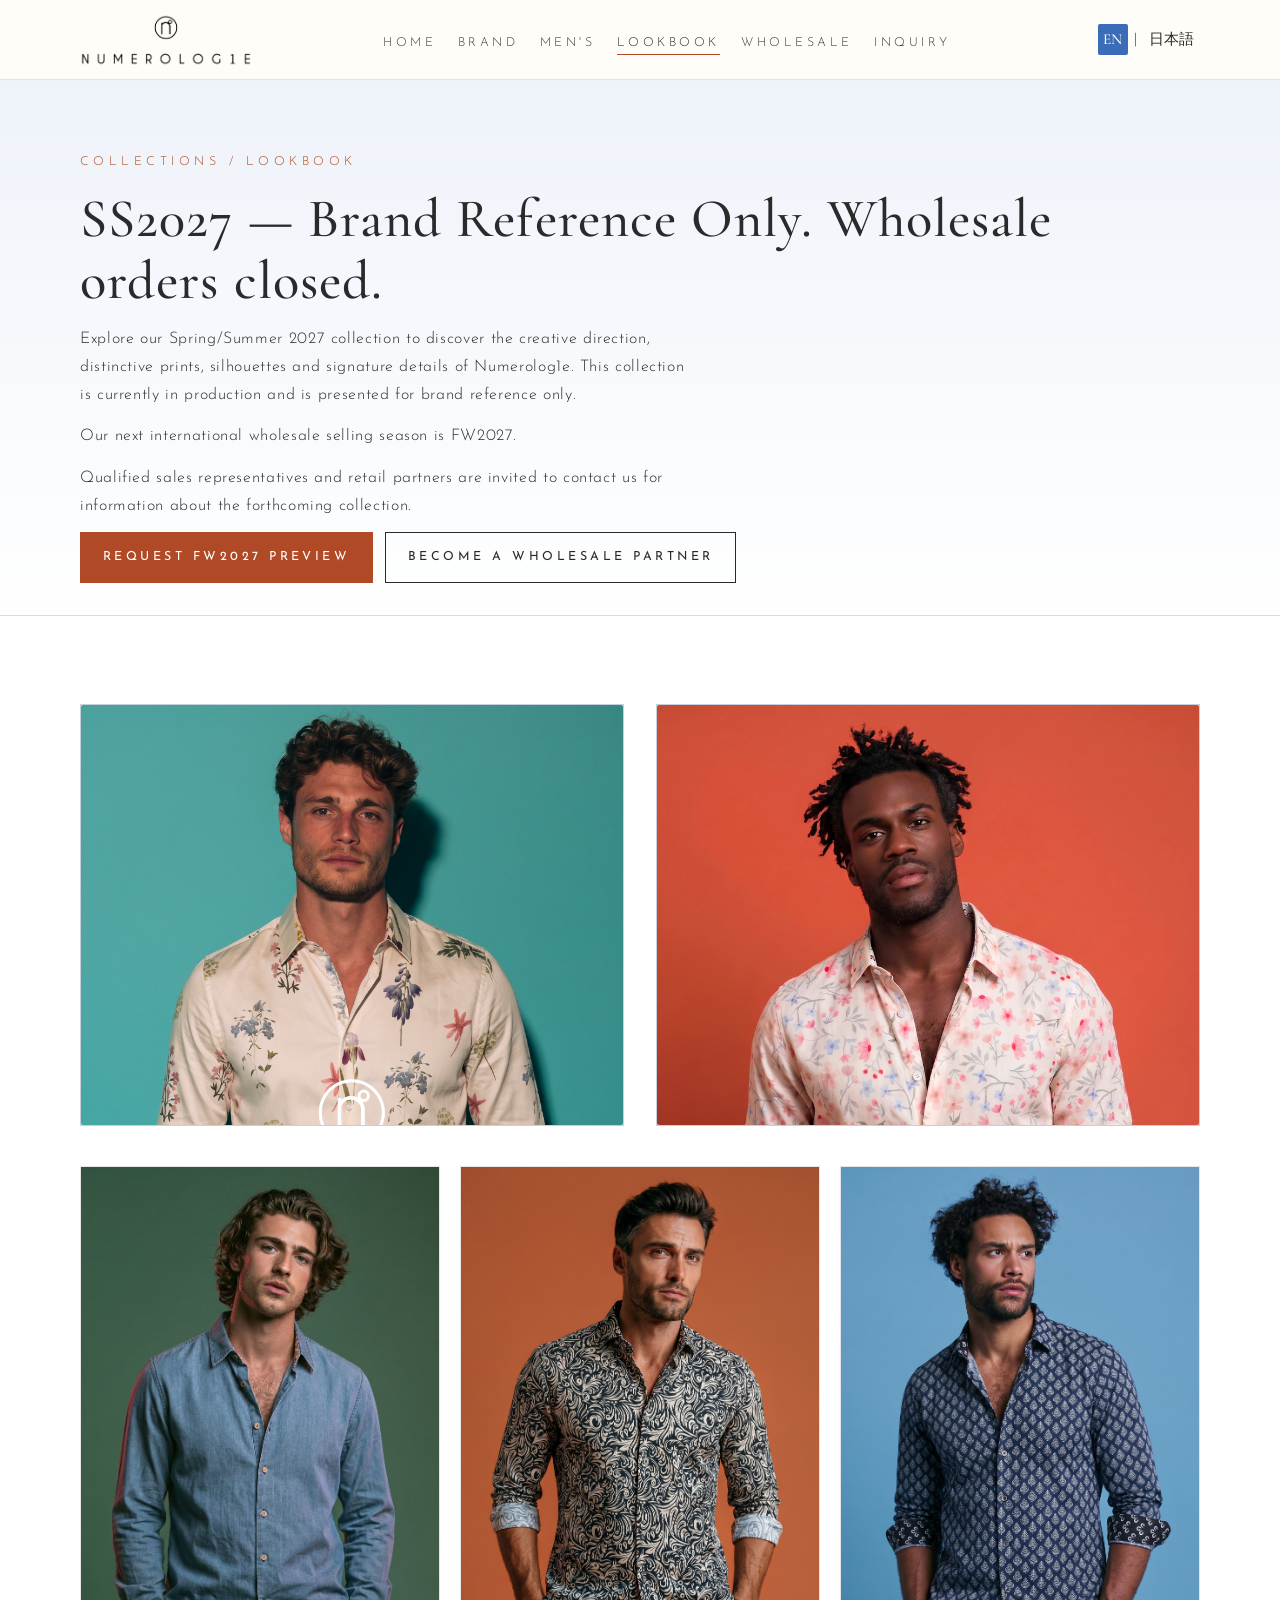
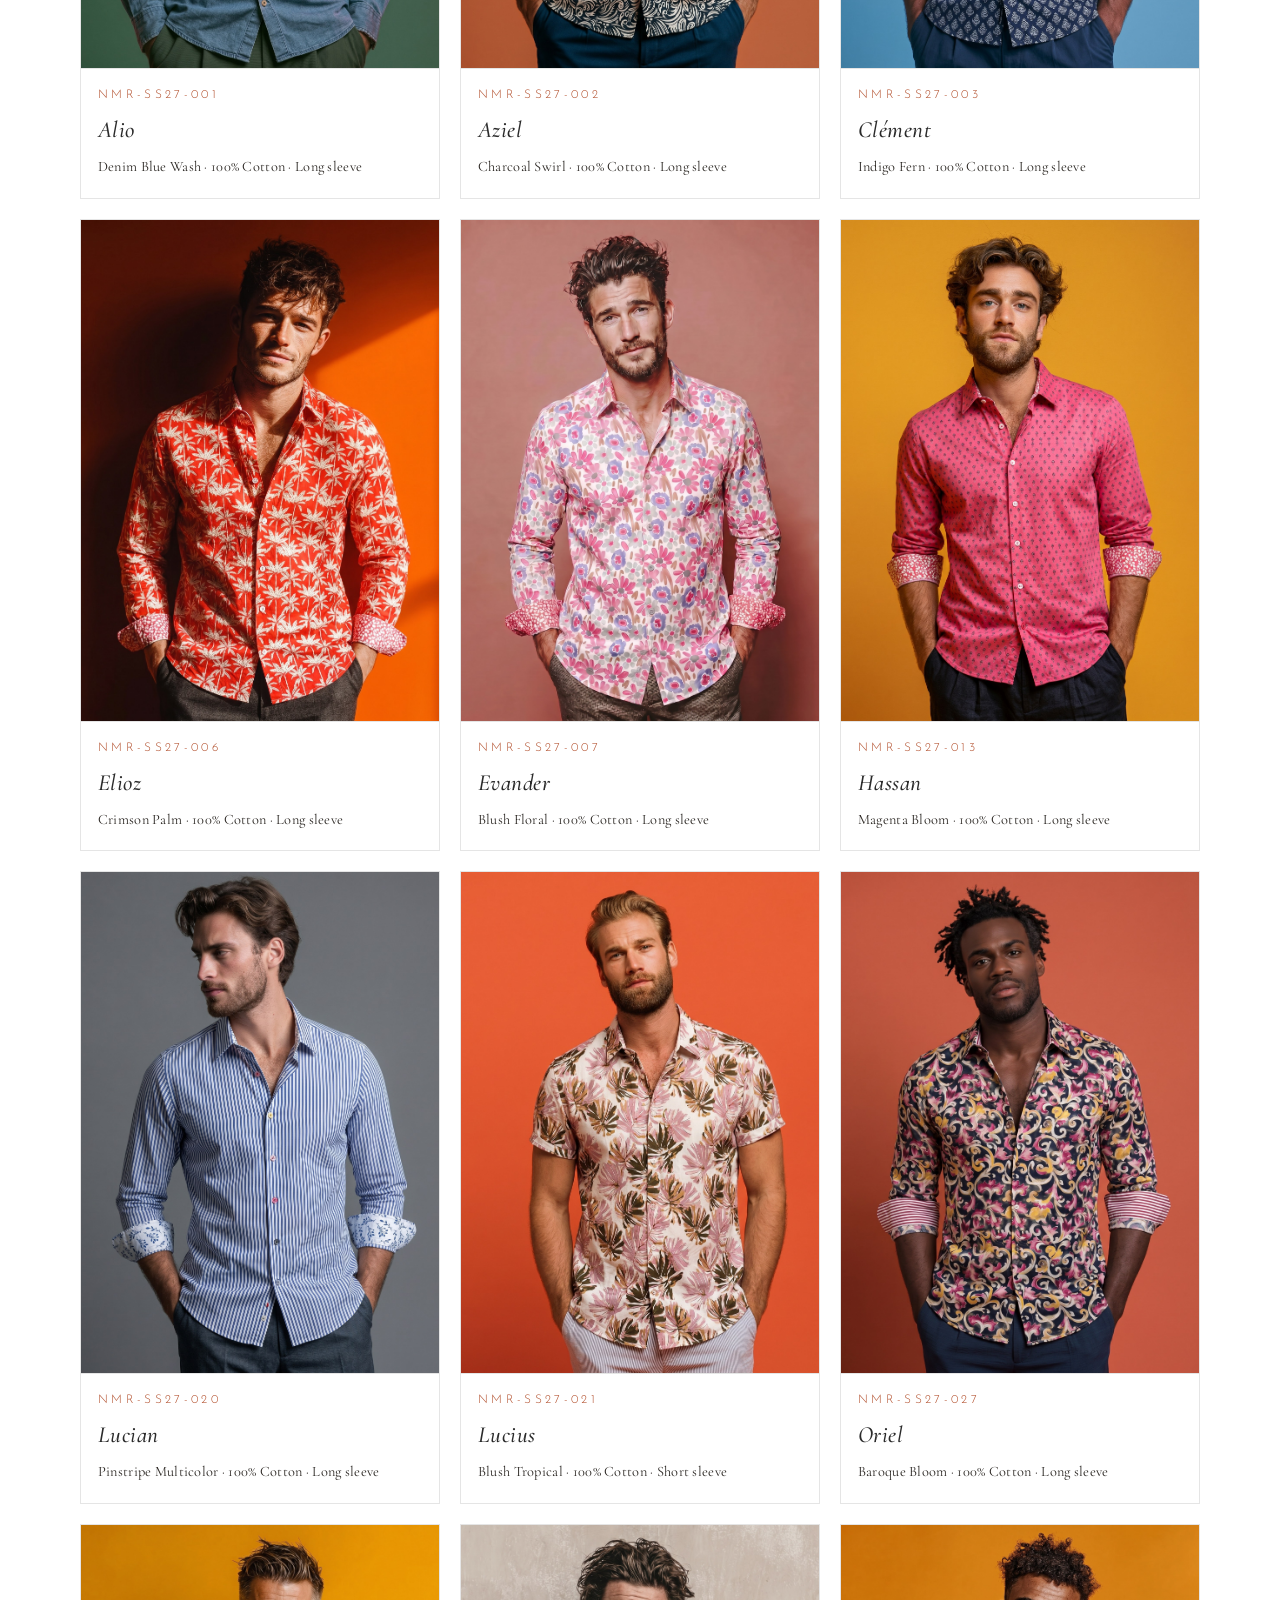
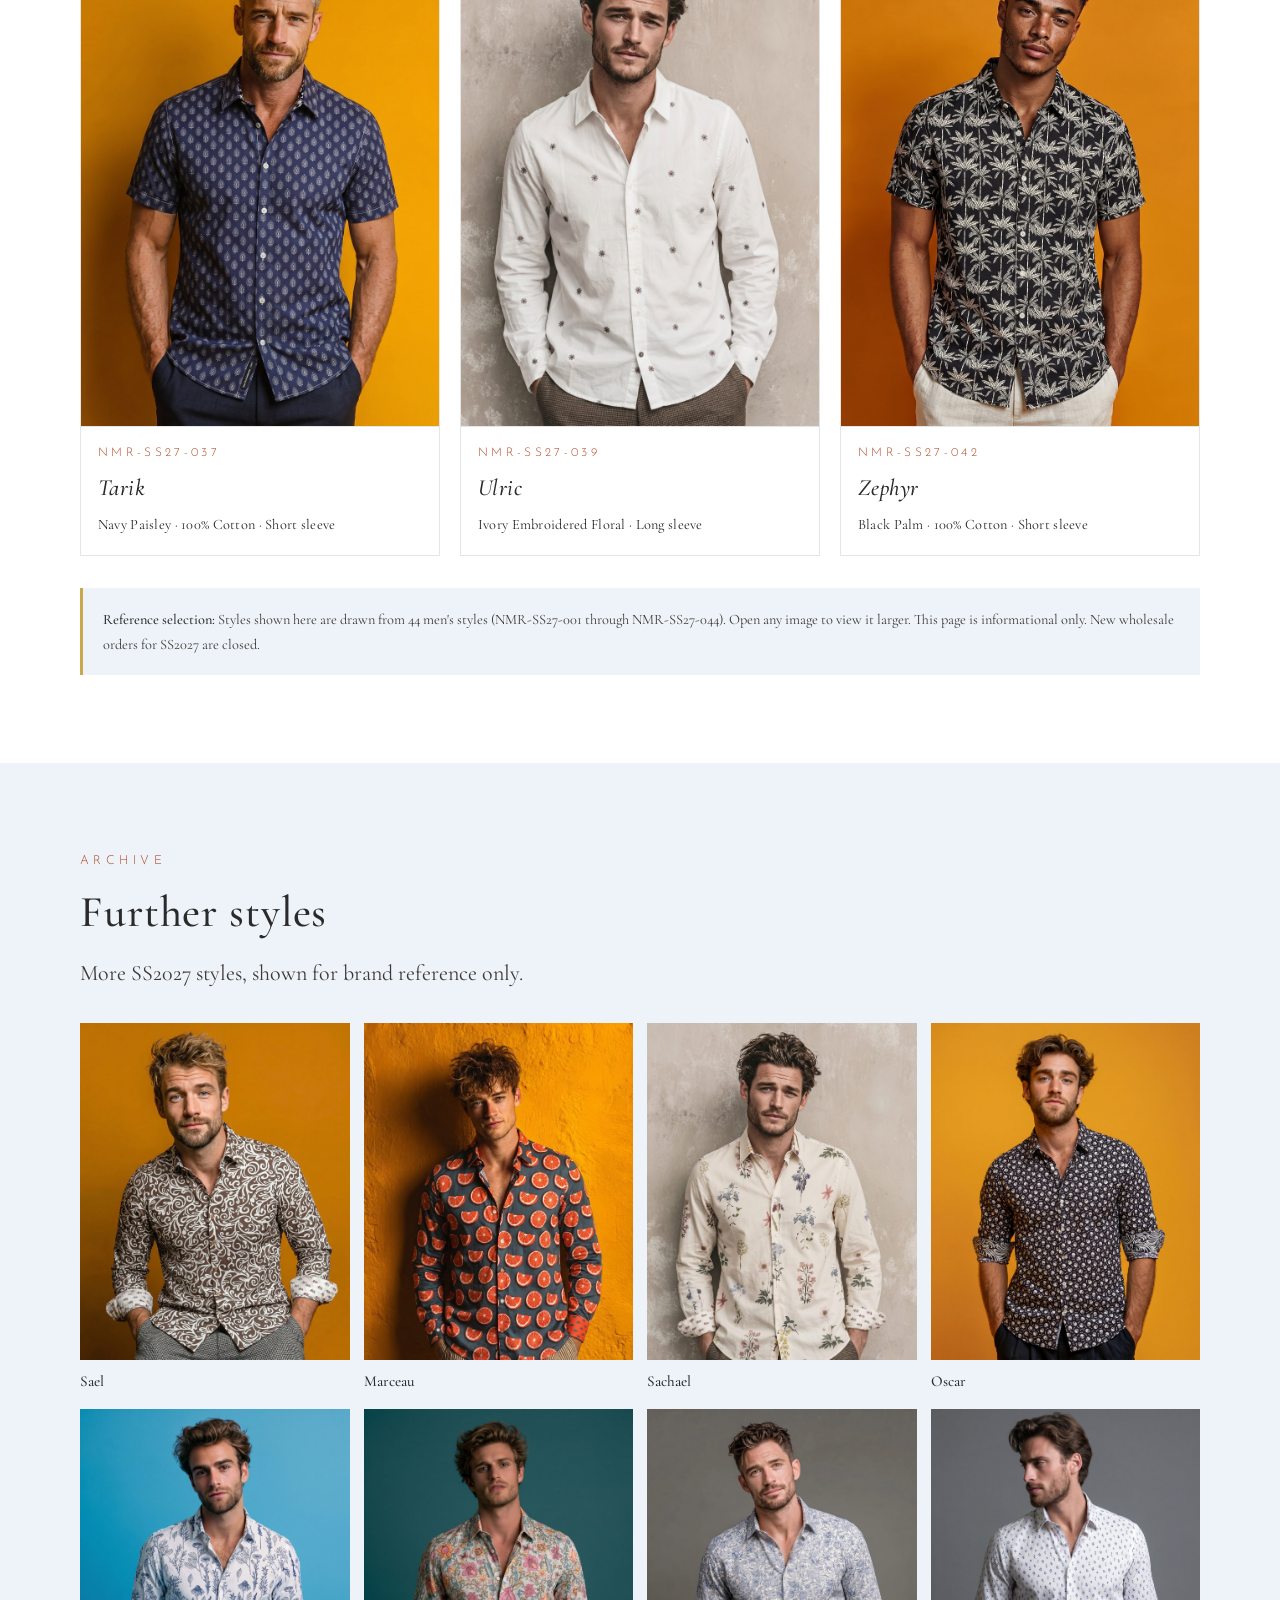
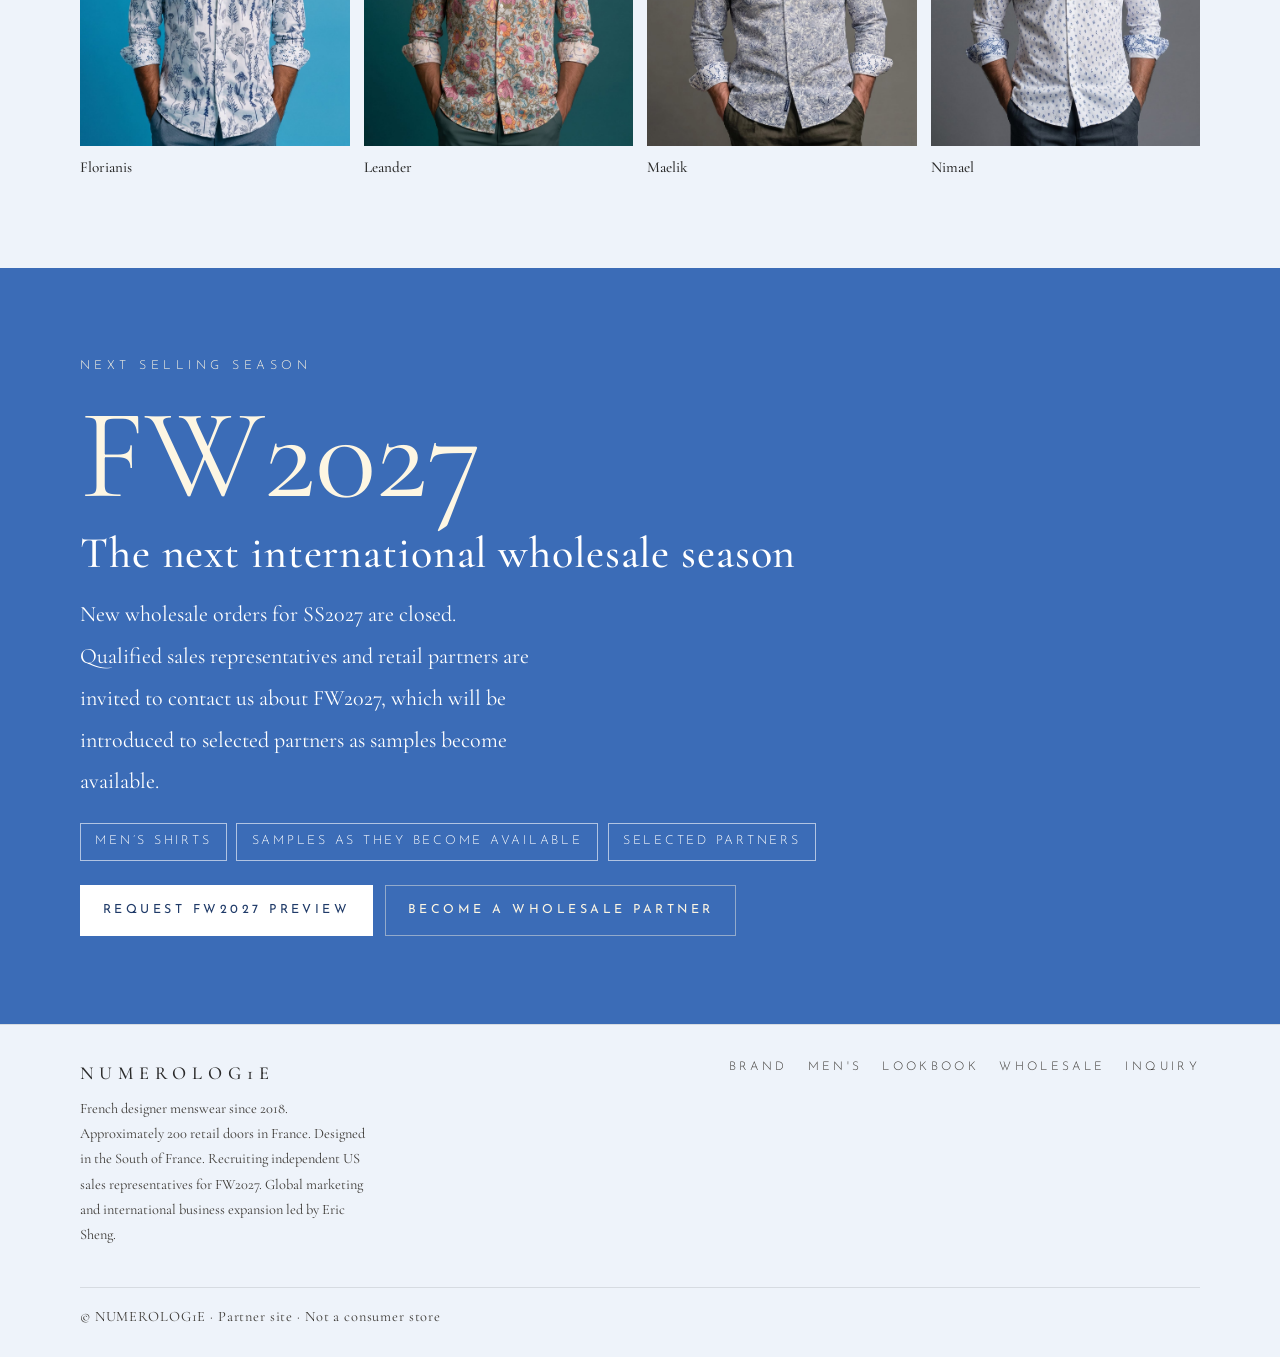
<file: lookbook.html>
<!DOCTYPE html>
<html lang="en">
<head>
<meta charset="UTF-8">
<meta name="viewport" content="width=device-width, initial-scale=1.0">
<title>SS2027 collection archive — NUMEROLOG1E</title>
<meta name="description" content="SS2027 is a Numerolog1e collection archive and brand reference. The collection is in production. New wholesale orders for SS2027 are closed. The next international wholesale season is FW2027.">
<link rel="preconnect" href="https://fonts.googleapis.com">
<link rel="preconnect" href="https://fonts.gstatic.com" crossorigin>
<link href="https://fonts.googleapis.com/css2?family=Cormorant+Garamond:ital,wght@0,400;0,500;1,400;1,500&family=Josefin+Sans:wght@300;400&display=swap" rel="stylesheet">
<link rel="stylesheet" href="css/styles.css?v=20261111c">
</head>
<body>
<header class="site-header">
  <div class="container header-inner">
    <a class="logo" href="index.html" aria-label="NUMEROLOG1E home">
      <img src="assets/logo.png" alt="NUMEROLOG1E">
    </a>
    <button class="nav-toggle" type="button" aria-expanded="false" aria-controls="site-nav">Menu</button>
    <nav class="site-nav" id="site-nav" aria-label="Primary">
      <ul>
        <li><a href="index.html">Home</a></li>
        <li><a href="brand.html">Brand</a></li>
        <li><a href="mens.html">Men's</a></li>
        <li><a href="lookbook.html" aria-current="page">Lookbook</a></li>
        <li><a href="wholesale.html">Wholesale</a></li>
        <li><a href="contact.html">Inquiry</a></li>
      </ul>
    </nav>
    <div class="lang-switch" aria-label="Language"><a href="lookbook.html" aria-current="true" lang="en">EN</a><span aria-hidden="true">|</span><a href="ja/lookbook.html" lang="ja">日本語</a></div>
  </div>
</header>

<main>
  <section class="page-hero">
    <div class="container">
      <p class="eyebrow">Collections / Lookbook</p>
      <h1>SS2027 — Brand Reference Only. Wholesale orders closed.</h1>
      <div class="page-intro">
        <p>Explore our Spring/Summer 2027 collection to discover the creative direction, distinctive prints, silhouettes and signature details of Numerolog1e. This collection is currently in production and is presented for brand reference only.</p>
        <p>Our next international wholesale selling season is FW2027.</p>
        <p>Qualified sales representatives and retail partners are invited to contact us for information about the forthcoming collection.</p>
      </div>
      <div class="btn-row">
        <a class="btn btn-primary" href="contact.html">Request FW2027 preview</a>
        <a class="btn btn-outline" href="wholesale.html">Become a wholesale partner</a>
      </div>
    </div>
  </section>

  <section class="section">
    <div class="container">
      <div class="grid-2" style="margin-bottom:2.5rem;align-items:center;">
        <div class="feature-media">
          <img src="assets/PLV3.jpg" alt="NUMEROLOG1E visual merchandising — PLV">
        </div>
        <div class="feature-media">
          <img src="assets/PLV4.jpg" alt="NUMEROLOG1E point-of-sale visual">
        </div>
      </div>
      <div class="lookbook-grid">

        <article class="look-card">
          <a href="assets/look-alio.jpg" target="_blank" rel="noopener">
            <img src="assets/look-alio.jpg" alt="Alio — NMR-SS27-001 lookbook page">
          </a>
          <div class="look-meta">
            <div class="style-no">NMR-SS27-001</div>
            <h3>Alio</h3>
            <p>Denim Blue Wash · 100% Cotton · Long sleeve</p>
          </div>
        </article>
        <article class="look-card">
          <a href="assets/look-aziel.jpg" target="_blank" rel="noopener">
            <img src="assets/look-aziel.jpg" alt="Aziel — NMR-SS27-002 lookbook page">
          </a>
          <div class="look-meta">
            <div class="style-no">NMR-SS27-002</div>
            <h3>Aziel</h3>
            <p>Charcoal Swirl · 100% Cotton · Long sleeve</p>
          </div>
        </article>
        <article class="look-card">
          <a href="assets/look-clement.jpg" target="_blank" rel="noopener">
            <img src="assets/look-clement.jpg" alt="Clément — NMR-SS27-003 lookbook page">
          </a>
          <div class="look-meta">
            <div class="style-no">NMR-SS27-003</div>
            <h3>Clément</h3>
            <p>Indigo Fern · 100% Cotton · Long sleeve</p>
          </div>
        </article>
        <article class="look-card">
          <a href="assets/look-elioz.jpg" target="_blank" rel="noopener">
            <img src="assets/look-elioz.jpg" alt="Elioz — NMR-SS27-006 lookbook page">
          </a>
          <div class="look-meta">
            <div class="style-no">NMR-SS27-006</div>
            <h3>Elioz</h3>
            <p>Crimson Palm · 100% Cotton · Long sleeve</p>
          </div>
        </article>
        <article class="look-card">
          <a href="assets/look-evander.jpg" target="_blank" rel="noopener">
            <img src="assets/look-evander.jpg" alt="Evander — NMR-SS27-007 lookbook page">
          </a>
          <div class="look-meta">
            <div class="style-no">NMR-SS27-007</div>
            <h3>Evander</h3>
            <p>Blush Floral · 100% Cotton · Long sleeve</p>
          </div>
        </article>
        <article class="look-card">
          <a href="assets/look-hassan.jpg" target="_blank" rel="noopener">
            <img src="assets/look-hassan.jpg" alt="Hassan — NMR-SS27-013 lookbook page">
          </a>
          <div class="look-meta">
            <div class="style-no">NMR-SS27-013</div>
            <h3>Hassan</h3>
            <p>Magenta Bloom · 100% Cotton · Long sleeve</p>
          </div>
        </article>
        <article class="look-card">
          <a href="assets/look-lucian.jpg" target="_blank" rel="noopener">
            <img src="assets/look-lucian.jpg" alt="Lucian — NMR-SS27-020 lookbook page">
          </a>
          <div class="look-meta">
            <div class="style-no">NMR-SS27-020</div>
            <h3>Lucian</h3>
            <p>Pinstripe Multicolor · 100% Cotton · Long sleeve</p>
          </div>
        </article>
        <article class="look-card">
          <a href="assets/look-lucius.jpg" target="_blank" rel="noopener">
            <img src="assets/look-lucius.jpg" alt="Lucius — NMR-SS27-021 lookbook page">
          </a>
          <div class="look-meta">
            <div class="style-no">NMR-SS27-021</div>
            <h3>Lucius</h3>
            <p>Blush Tropical · 100% Cotton · Short sleeve</p>
          </div>
        </article>
        <article class="look-card">
          <a href="assets/look-oriel.jpg" target="_blank" rel="noopener">
            <img src="assets/look-oriel.jpg" alt="Oriel — NMR-SS27-027 lookbook page">
          </a>
          <div class="look-meta">
            <div class="style-no">NMR-SS27-027</div>
            <h3>Oriel</h3>
            <p>Baroque Bloom · 100% Cotton · Long sleeve</p>
          </div>
        </article>
        <article class="look-card">
          <a href="assets/look-tarik.jpg" target="_blank" rel="noopener">
            <img src="assets/look-tarik.jpg" alt="Tarik — NMR-SS27-037 lookbook page">
          </a>
          <div class="look-meta">
            <div class="style-no">NMR-SS27-037</div>
            <h3>Tarik</h3>
            <p>Navy Paisley · 100% Cotton · Short sleeve</p>
          </div>
        </article>
        <article class="look-card">
          <a href="assets/look-ulric.jpg" target="_blank" rel="noopener">
            <img src="assets/look-ulric.jpg" alt="Ulric — NMR-SS27-039 lookbook page">
          </a>
          <div class="look-meta">
            <div class="style-no">NMR-SS27-039</div>
            <h3>Ulric</h3>
            <p>Ivory Embroidered Floral · Long sleeve</p>
          </div>
        </article>
        <article class="look-card">
          <a href="assets/look-zephyr.jpg" target="_blank" rel="noopener">
            <img src="assets/look-zephyr.jpg" alt="Zephyr — NMR-SS27-042 lookbook page">
          </a>
          <div class="look-meta">
            <div class="style-no">NMR-SS27-042</div>
            <h3>Zephyr</h3>
            <p>Black Palm · 100% Cotton · Short sleeve</p>
          </div>
        </article>
      </div>
      <div class="note-box">
        <strong style="color:var(--charcoal);font-weight:500;">Reference selection:</strong>
        Styles shown here are drawn from 44 men's styles (NMR-SS27-001 through NMR-SS27-044). Open any image to view it larger. This page is informational only. New wholesale orders for SS2027 are closed.
      </div>
    </div>
  </section>
  <section class="section section-sand">
    <div class="container">
      <p class="eyebrow">Archive</p>
      <h2>Further styles</h2>
      <p class="lead">More SS2027 styles, shown for brand reference only.</p>
      <div class="photo-grid photo-grid-4">
        <figure><img src="assets/img/sael.jpg" alt="NUMEROLOG1E — Sael"><figcaption>Sael</figcaption></figure>
        <figure><img src="assets/img/marceau.jpg" alt="NUMEROLOG1E — Marceau"><figcaption>Marceau</figcaption></figure>
        <figure><img src="assets/img/sachael.jpg" alt="NUMEROLOG1E — Sachael"><figcaption>Sachael</figcaption></figure>
        <figure><img src="assets/img/oscar.jpg" alt="NUMEROLOG1E — Oscar"><figcaption>Oscar</figcaption></figure>
        <figure><img src="assets/img/florianis.jpg" alt="NUMEROLOG1E — Florianis"><figcaption>Florianis</figcaption></figure>
        <figure><img src="assets/img/leander.jpg" alt="NUMEROLOG1E — Leander"><figcaption>Leander</figcaption></figure>
        <figure><img src="assets/img/maelik.jpg" alt="NUMEROLOG1E — Maelik"><figcaption>Maelik</figcaption></figure>
        <figure><img src="assets/img/nimael.jpg" alt="NUMEROLOG1E — Nimael"><figcaption>Nimael</figcaption></figure>
      </div>
    </div>
  </section>
  <section class="section section-cobalt fw-block">
    <div class="container">
      <p class="eyebrow">Next selling season</p>
      <p class="fw-big">FW2027</p>
      <h2>The next international wholesale season</h2>
      <p class="lead">New wholesale orders for SS2027 are closed. Qualified sales representatives and retail partners are invited to contact us about FW2027, which will be introduced to selected partners as samples become available.</p>
      <div class="fw-chips"><span class="fw-chip">Men’s shirts</span><span class="fw-chip">Samples as they become available</span><span class="fw-chip">Selected partners</span></div>
      <div class="btn-row">
        <a class="btn" href="contact.html" style="background:#fff;color:#1f3a68;">Request FW2027 preview</a>
        <a class="btn btn-ghost" href="wholesale.html">Become a wholesale partner</a>
      </div>
    </div>
  </section>

</main>

<footer class="site-footer">
  <div class="container footer-inner">
    <div>
      <div class="footer-brand">NUMEROLOG1E</div>
      <p class="footer-meta">French designer menswear since 2018. Approximately 200 retail doors in France. Designed in the South of France. Recruiting independent US sales representatives for FW2027. Global marketing and international business expansion led by Eric Sheng.</p>
    </div>
    <nav class="footer-nav" aria-label="Footer">
      <a href="brand.html">Brand</a>
      <a href="mens.html">Men's</a>
      <a href="lookbook.html">Lookbook</a>
      <a href="wholesale.html">Wholesale</a>
      <a href="contact.html">Inquiry</a>
    </nav>
    <p class="footer-copy">© NUMEROLOG1E · Partner site · Not a consumer store</p>
  </div>
</footer>
<script src="js/main.js"></script>
</body>
</html>
</file>
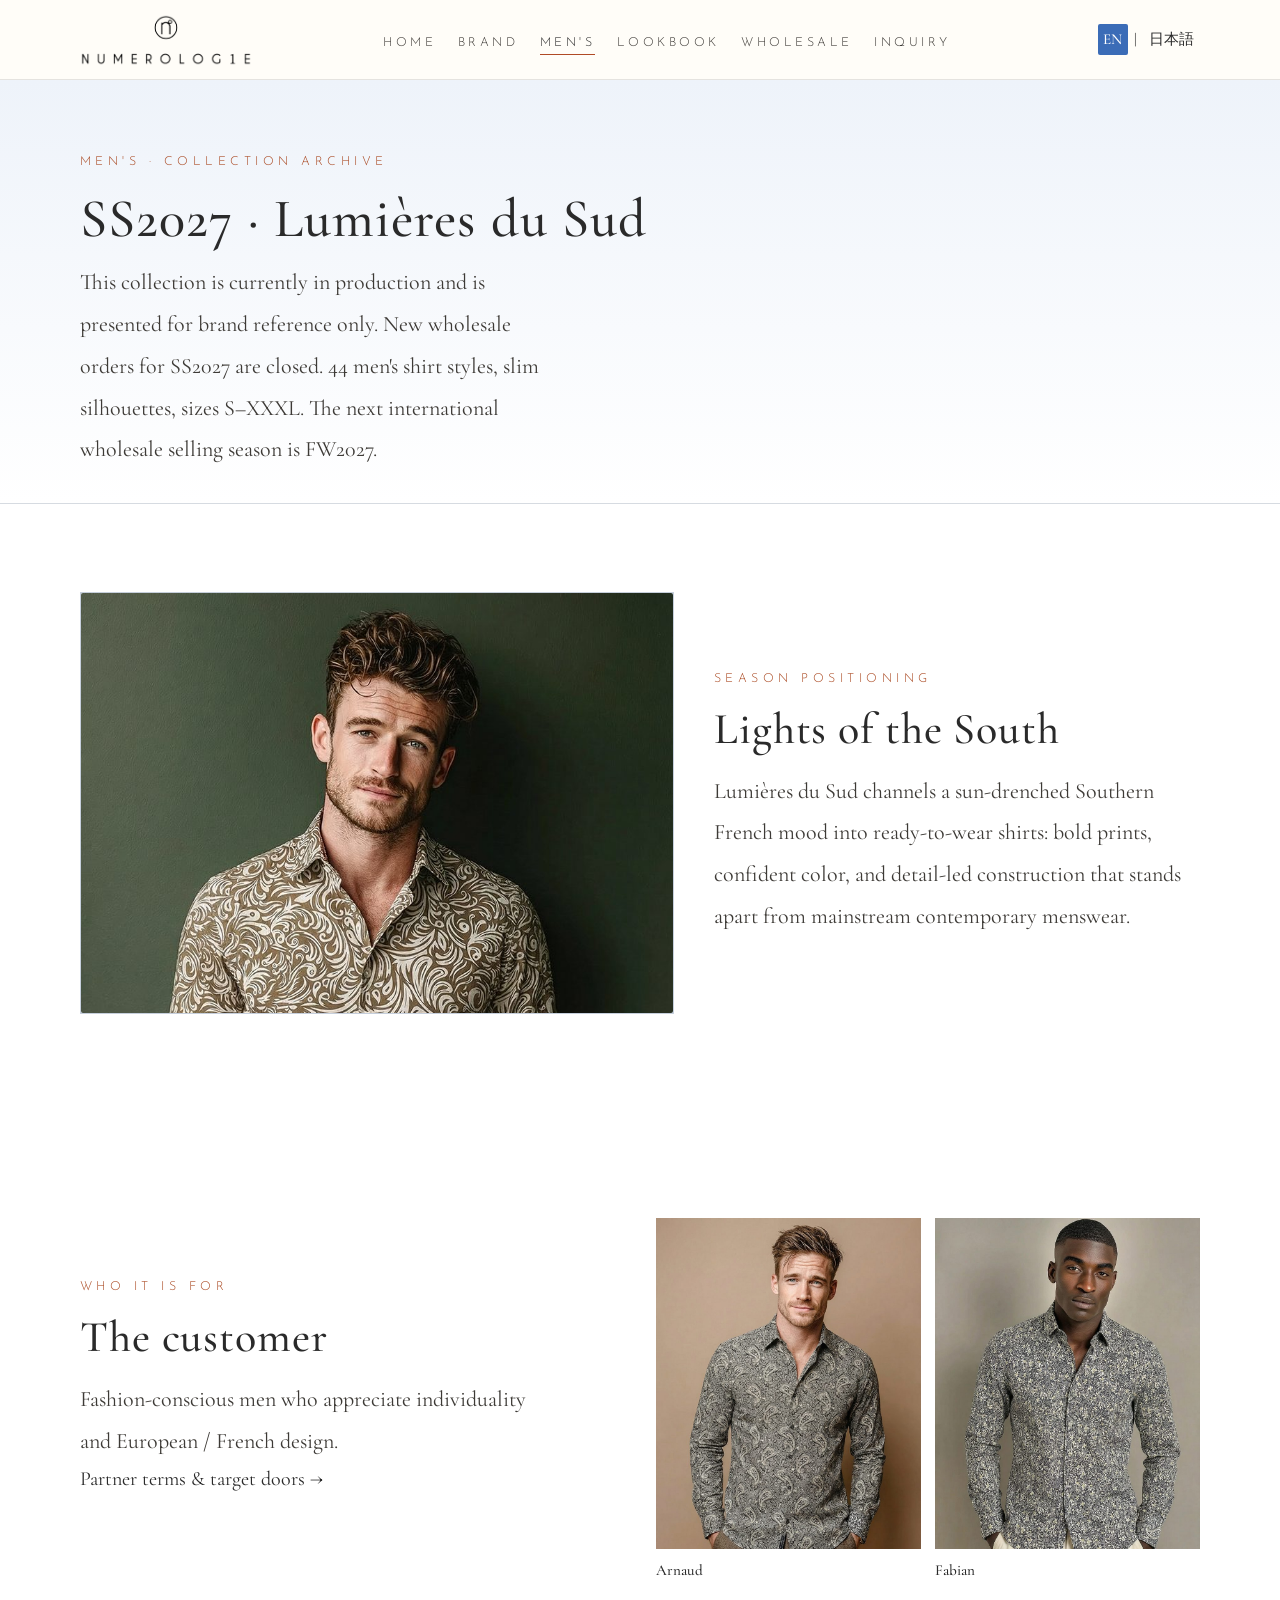
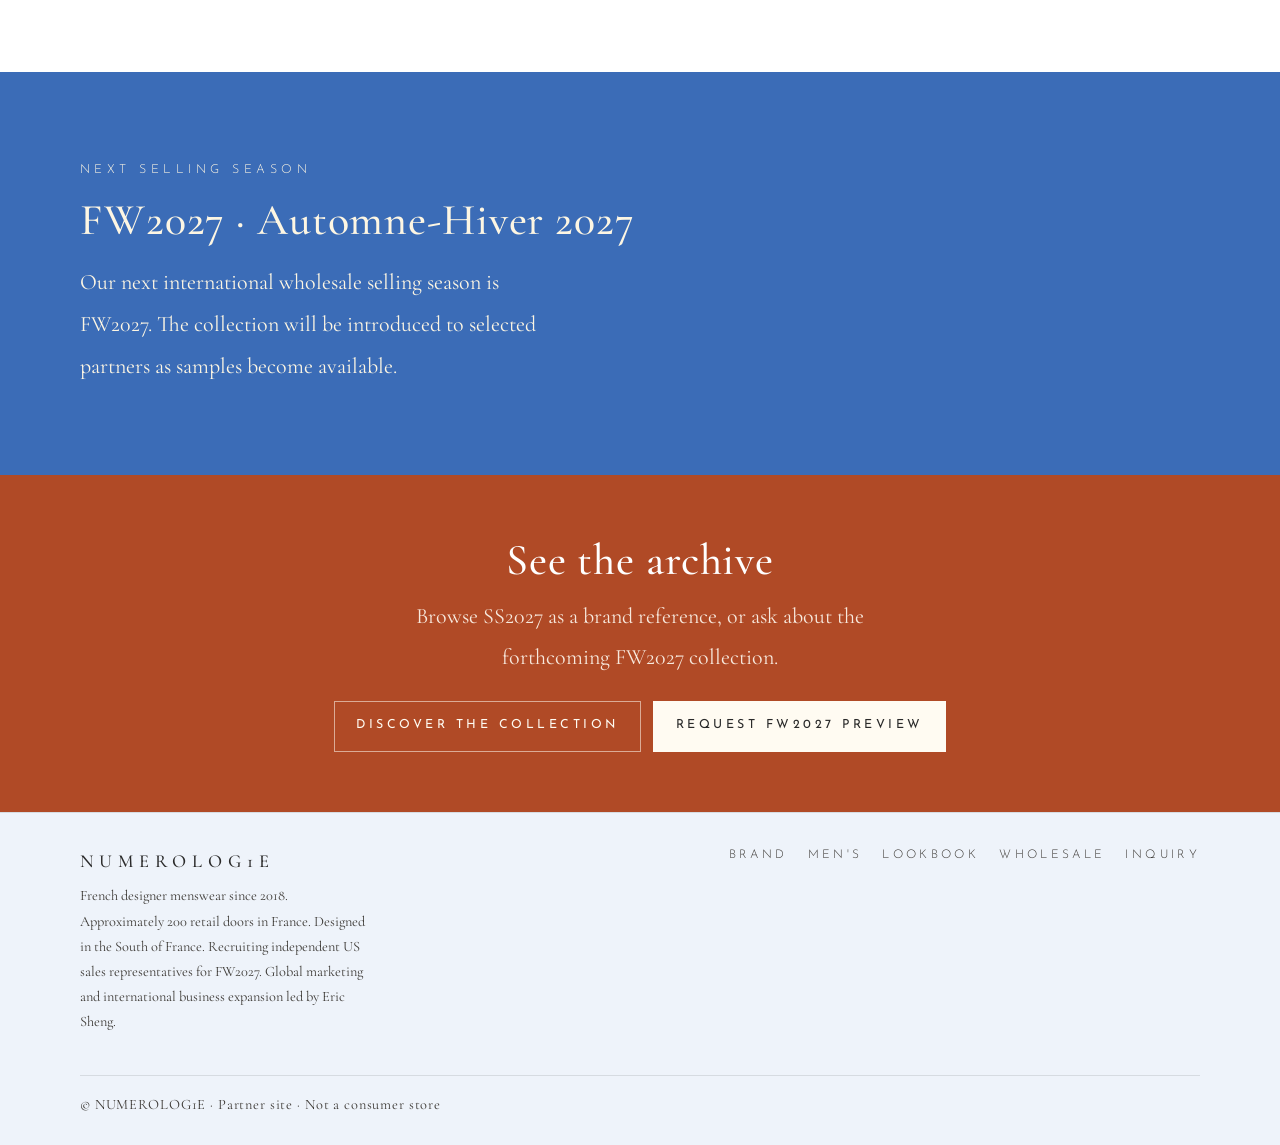
<file: mens.html>
<!DOCTYPE html>
<html lang="en">
<head>
<meta charset="UTF-8">
<meta name="viewport" content="width=device-width, initial-scale=1.0">
<title>Men's · SS2027 archive — NUMEROLOG1E</title>
<meta name="description" content="SS2027 Lumières du Sud is a Numerolog1e brand reference, in production, and closed to new wholesale orders. The next international wholesale selling season is FW2027.">
<link rel="preconnect" href="https://fonts.googleapis.com">
<link rel="preconnect" href="https://fonts.gstatic.com" crossorigin>
<link href="https://fonts.googleapis.com/css2?family=Cormorant+Garamond:ital,wght@0,400;0,500;1,400;1,500&family=Josefin+Sans:wght@300;400&display=swap" rel="stylesheet">
<link rel="stylesheet" href="css/styles.css?v=20261111c">
</head>
<body>
<header class="site-header">
  <div class="container header-inner">
    <a class="logo" href="index.html" aria-label="NUMEROLOG1E home">
      <img src="assets/logo.png" alt="NUMEROLOG1E">
    </a>
    <button class="nav-toggle" type="button" aria-expanded="false" aria-controls="site-nav">Menu</button>
    <nav class="site-nav" id="site-nav" aria-label="Primary">
      <ul>
        <li><a href="index.html">Home</a></li>
        <li><a href="brand.html">Brand</a></li>
        <li><a href="mens.html" aria-current="page">Men's</a></li>
        <li><a href="lookbook.html">Lookbook</a></li>
        <li><a href="wholesale.html">Wholesale</a></li>
        <li><a href="contact.html">Inquiry</a></li>
      </ul>
    </nav>
    <div class="lang-switch" aria-label="Language"><a href="mens.html" aria-current="true" lang="en">EN</a><span aria-hidden="true">|</span><a href="ja/mens.html" lang="ja">日本語</a></div>
  </div>
</header>

<main>
  <section class="page-hero">
    <div class="container">
      <p class="eyebrow">Men's · Collection archive</p>
      <h1>SS2027 · Lumières du Sud</h1>
      <p class="lead">This collection is currently in production and is presented for brand reference only. New wholesale orders for SS2027 are closed. 44 men's shirt styles, slim silhouettes, sizes S–XXXL. The next international wholesale selling season is FW2027.</p>
    </div>
  </section>

  <section class="section">
    <div class="container grid-2-asymmetric">
      <div class="feature-media">
        <img src="assets/img/marlon.jpg" alt="NUMEROLOG1E SS2027 men's shirt — lifestyle">
      </div>
      <div>
        <p class="eyebrow">Season positioning</p>
        <h2>Lights of the South</h2>
        <div class="prose">
          <p>Lumières du Sud channels a sun-drenched Southern French mood into ready-to-wear shirts: bold prints, confident color, and detail-led construction that stands apart from mainstream contemporary menswear.</p>
        </div>
      </div>
    </div>
  </section>

  <section class="section">
    <div class="container grid-2" style="align-items:center;">
      <div>
        <p class="eyebrow">Who it is for</p>
        <h2>The customer</h2>
        <p class="lead">Fashion-conscious men who appreciate individuality and European / French design.</p>
        <p><a href="wholesale.html">Partner terms &amp; target doors →</a></p>
      </div>
      <div class="photo-grid photo-grid-2">
        <figure><img src="assets/img/arnaud.jpg" alt="NUMEROLOG1E — Arnaud"><figcaption>Arnaud</figcaption></figure>
        <figure><img src="assets/img/fabian.jpg" alt="NUMEROLOG1E — Fabian"><figcaption>Fabian</figcaption></figure>
      </div>
    </div>
  </section>

  <section class="section section-cobalt">
    <div class="container">
      <p class="eyebrow">Next selling season</p>
      <h2>FW2027 · Automne-Hiver 2027</h2>
      <p class="lead">Our next international wholesale selling season is FW2027. The collection will be introduced to selected partners as samples become available.</p>
    </div>
  </section>

  <section class="section section-terracotta cta-band">
    <div class="container">
      <h2>See the archive</h2>
      <p class="lead" style="color:rgba(255,251,242,0.9);">Browse SS2027 as a brand reference, or ask about the forthcoming FW2027 collection.</p>
      <div class="btn-row" style="justify-content:center;">
        <a class="btn btn-ghost" href="lookbook.html" style="border-color:rgba(255,251,242,0.55);color:#FFFBF2;">Discover the Collection</a>
        <a class="btn" href="contact.html" style="background:#FFFBF2;color:#2A2A2A;">Request FW2027 preview</a>
      </div>
    </div>
  </section>
</main>

<footer class="site-footer">
  <div class="container footer-inner">
    <div>
      <div class="footer-brand">NUMEROLOG1E</div>
      <p class="footer-meta">French designer menswear since 2018. Approximately 200 retail doors in France. Designed in the South of France. Recruiting independent US sales representatives for FW2027. Global marketing and international business expansion led by Eric Sheng.</p>
    </div>
    <nav class="footer-nav" aria-label="Footer">
      <a href="brand.html">Brand</a>
      <a href="mens.html">Men's</a>
      <a href="lookbook.html">Lookbook</a>
      <a href="wholesale.html">Wholesale</a>
      <a href="contact.html">Inquiry</a>
    </nav>
    <p class="footer-copy">© NUMEROLOG1E · Partner site · Not a consumer store</p>
  </div>
</footer>
<script src="js/main.js"></script>
</body>
</html>
</file>
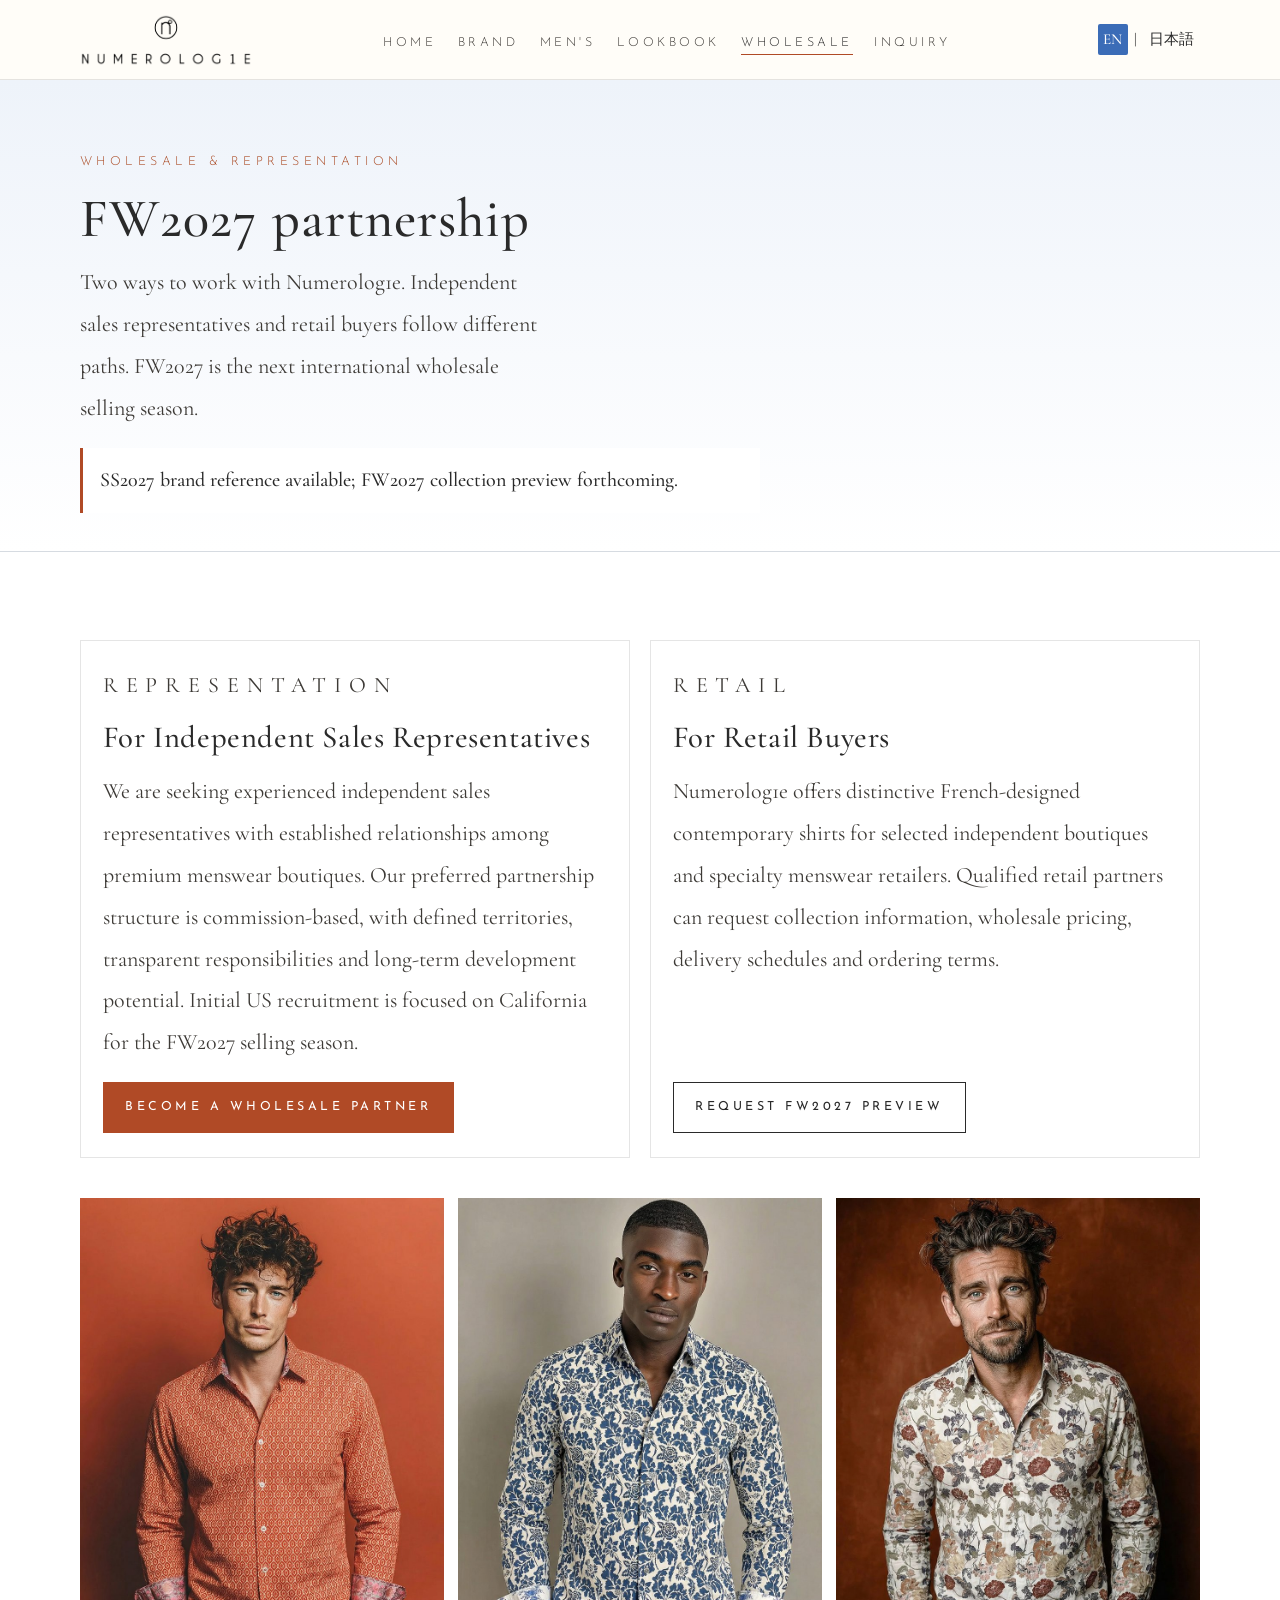
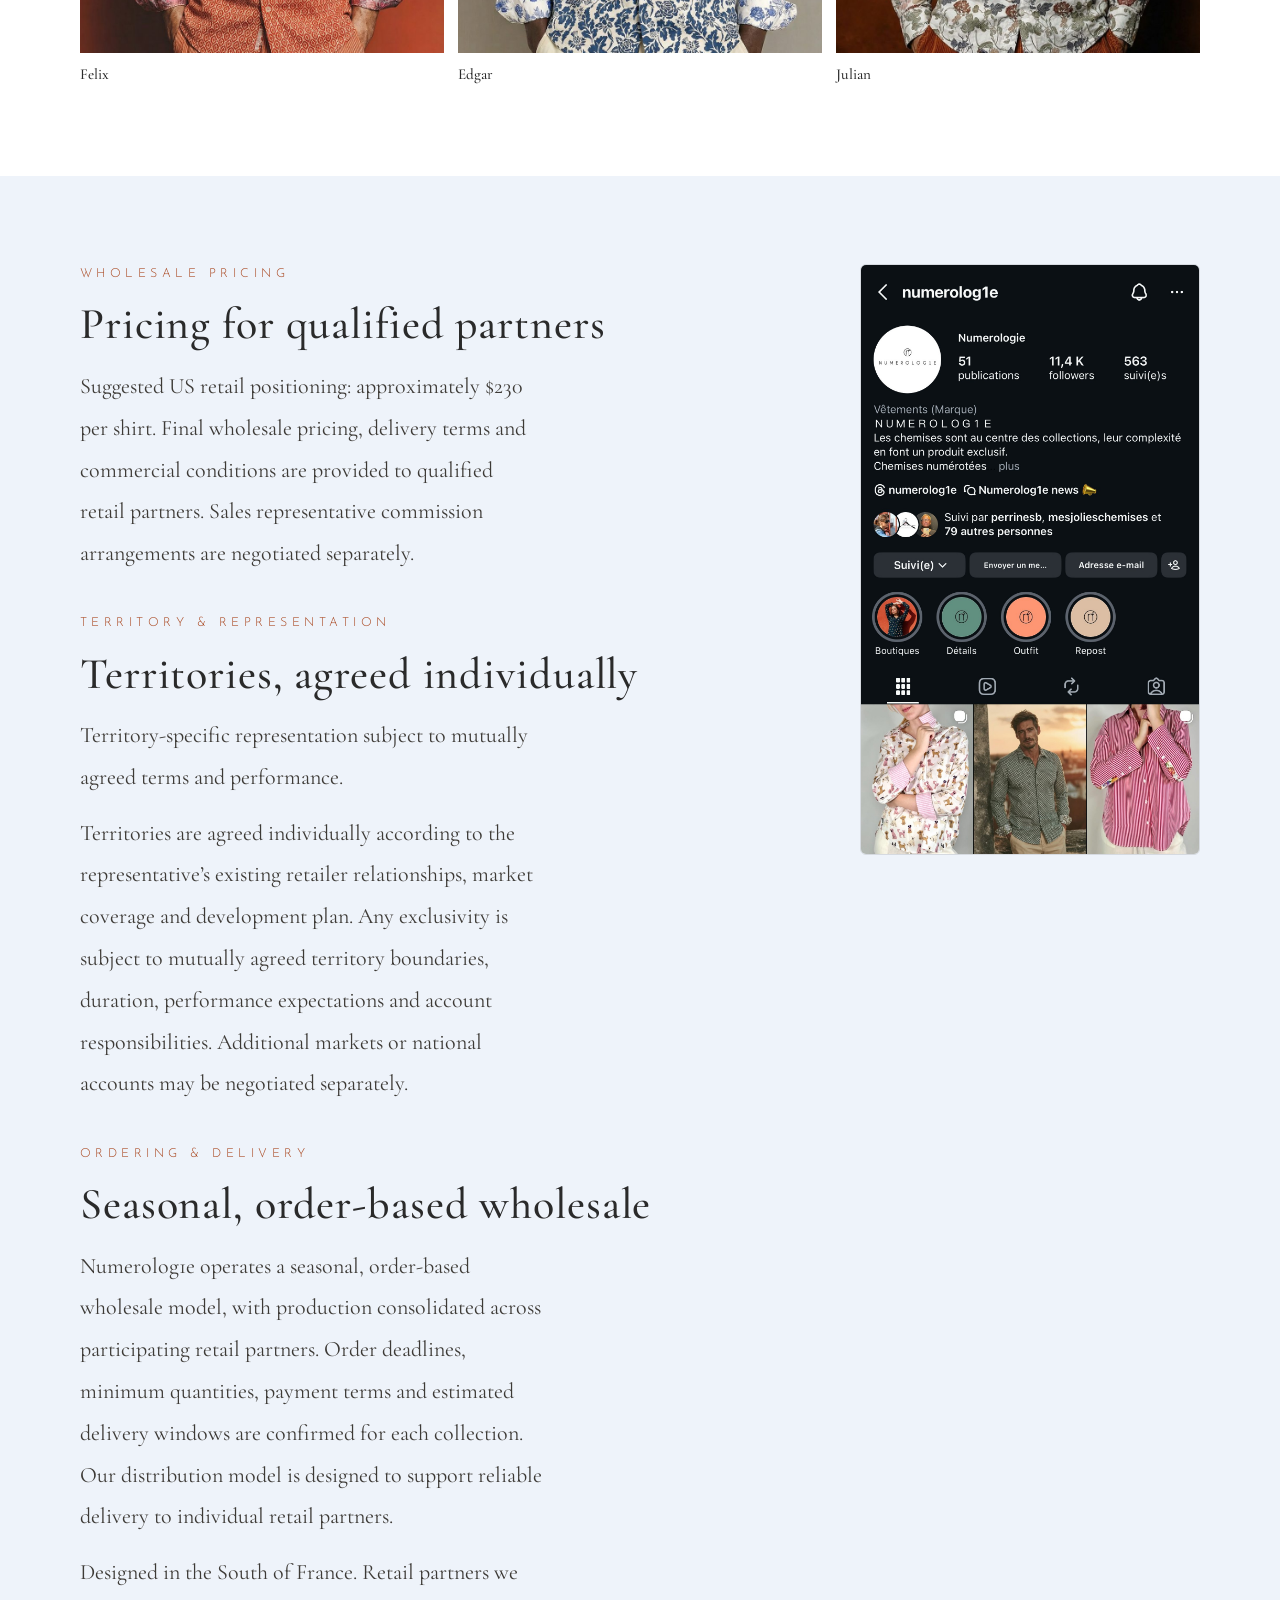
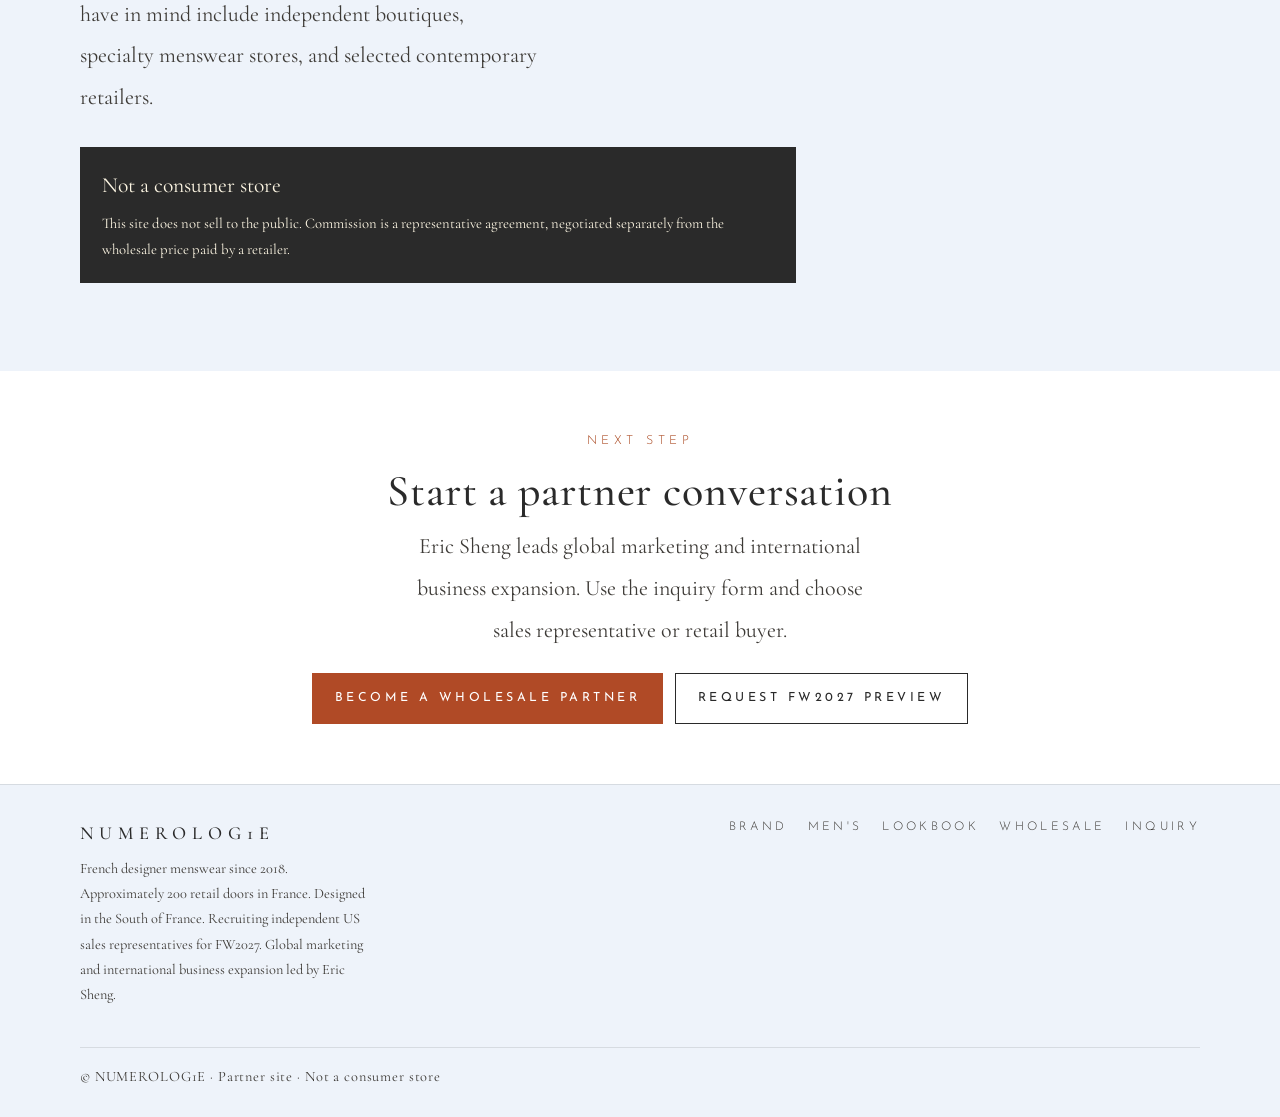
<file: wholesale.html>
<!DOCTYPE html>
<html lang="en">
<head>
<meta charset="UTF-8">
<meta name="viewport" content="width=device-width, initial-scale=1.0">
<title>Wholesale &amp; representation — NUMEROLOG1E</title>
<meta name="description" content="Wholesale and representation for Numerolog1e. Independent US sales representatives for FW2027, with a separate path for qualified retail buyers. Suggested US retail about $230 per shirt. Not a consumer store.">
<link rel="preconnect" href="https://fonts.googleapis.com">
<link rel="preconnect" href="https://fonts.gstatic.com" crossorigin>
<link href="https://fonts.googleapis.com/css2?family=Cormorant+Garamond:ital,wght@0,400;0,500;1,400;1,500&family=Josefin+Sans:wght@300;400&display=swap" rel="stylesheet">
<link rel="stylesheet" href="css/styles.css?v=20261111c">
</head>
<body>
<header class="site-header">
  <div class="container header-inner">
    <a class="logo" href="index.html" aria-label="NUMEROLOG1E home">
      <img src="assets/logo.png" alt="NUMEROLOG1E">
    </a>
    <button class="nav-toggle" type="button" aria-expanded="false" aria-controls="site-nav">Menu</button>
    <nav class="site-nav" id="site-nav" aria-label="Primary">
      <ul>
        <li><a href="index.html">Home</a></li>
        <li><a href="brand.html">Brand</a></li>
        <li><a href="mens.html">Men's</a></li>
        <li><a href="lookbook.html">Lookbook</a></li>
        <li><a href="wholesale.html" aria-current="page">Wholesale</a></li>
        <li><a href="contact.html">Inquiry</a></li>
      </ul>
    </nav>
    <div class="lang-switch" aria-label="Language"><a href="wholesale.html" aria-current="true" lang="en">EN</a><span aria-hidden="true">|</span><a href="ja/wholesale.html" lang="ja">日本語</a></div>
  </div>
</header>

<main>
  <section class="page-hero">
    <div class="container">
      <p class="eyebrow">Wholesale &amp; Representation</p>
      <h1>FW2027 partnership</h1>
      <p class="lead">Two ways to work with Numerolog1e. Independent sales representatives and retail buyers follow different paths. FW2027 is the next international wholesale selling season.</p>
      <p class="archive-banner">SS2027 brand reference available; FW2027 collection preview forthcoming.</p>
    </div>
  </section>

  <section class="section">
    <div class="container">
      <div class="audience-grid">
        <article class="card audience-card">
          <p class="eyebrow">Representation</p>
          <h2>For Independent Sales Representatives</h2>
          <p>We are seeking experienced independent sales representatives with established relationships among premium menswear boutiques. Our preferred partnership structure is commission-based, with defined territories, transparent responsibilities and long-term development potential. Initial US recruitment is focused on California for the FW2027 selling season.</p>
          <div class="btn-row">
            <a class="btn btn-primary" href="contact.html?inquiry=rep">Become a wholesale partner</a>
          </div>
        </article>
        <article class="card audience-card">
          <p class="eyebrow">Retail</p>
          <h2>For Retail Buyers</h2>
          <p>Numerolog1e offers distinctive French-designed contemporary shirts for selected independent boutiques and specialty menswear retailers. Qualified retail partners can request collection information, wholesale pricing, delivery schedules and ordering terms.</p>
          <div class="btn-row">
            <a class="btn btn-outline" href="contact.html?inquiry=retail">Request FW2027 preview</a>
          </div>
        </article>
      </div>
      <div class="photo-grid photo-grid-3 photo-strip">
        <figure><img src="assets/img/felix.jpg" alt="NUMEROLOG1E — Felix"><figcaption>Felix</figcaption></figure>
        <figure><img src="assets/img/edgar.jpg" alt="NUMEROLOG1E — Edgar"><figcaption>Edgar</figcaption></figure>
        <figure><img src="assets/img/julian.jpg" alt="NUMEROLOG1E — Julian"><figcaption>Julian</figcaption></figure>
      </div>
    </div>
  </section>

  <section class="section section-sand">
    <div class="container ig-split">
      <div class="ig-text">
        <div class="stack-block">
          <p class="eyebrow">Wholesale Pricing</p>
          <h2>Pricing for qualified partners</h2>
          <p class="lead">Suggested US retail positioning: approximately $230 per shirt. Final wholesale pricing, delivery terms and commercial conditions are provided to qualified retail partners. Sales representative commission arrangements are negotiated separately.</p>
        </div>
        <div class="stack-block">
          <p class="eyebrow">Territory &amp; Representation</p>
          <h2>Territories, agreed individually</h2>
          <p class="lead">Territory-specific representation subject to mutually agreed terms and performance.</p>
          <p class="lead">Territories are agreed individually according to the representative’s existing retailer relationships, market coverage and development plan. Any exclusivity is subject to mutually agreed territory boundaries, duration, performance expectations and account responsibilities. Additional markets or national accounts may be negotiated separately.</p>
        </div>
        <div class="stack-block">
          <p class="eyebrow">Ordering &amp; Delivery</p>
          <h2>Seasonal, order-based wholesale</h2>
          <p class="lead">Numerolog1e operates a seasonal, order-based wholesale model, with production consolidated across participating retail partners. Order deadlines, minimum quantities, payment terms and estimated delivery windows are confirmed for each collection. Our distribution model is designed to support reliable delivery to individual retail partners.</p>
          <p class="lead">Designed in the South of France. Retail partners we have in mind include independent boutiques, specialty menswear stores, and selected contemporary retailers.</p>
        </div>
        <div class="callout">
          <strong>Not a consumer store</strong>
          <p>This site does not sell to the public. Commission is a representative agreement, negotiated separately from the wholesale price paid by a retailer.</p>
        </div>
      </div>
      <figure class="ig-figure">
        <img class="ig-img" src="assets/instagram-crop.jpg" alt="@numerolog1e Instagram profile">
      </figure>
    </div>
  </section>

  <section class="section cta-band">
    <div class="container">
      <p class="eyebrow">Next step</p>
      <h2>Start a partner conversation</h2>
      <p class="lead">Eric Sheng leads global marketing and international business expansion. Use the inquiry form and choose sales representative or retail buyer.</p>
      <div class="btn-row" style="justify-content:center;">
        <a class="btn btn-primary" href="contact.html?inquiry=rep">Become a wholesale partner</a>
        <a class="btn btn-outline" href="contact.html?inquiry=retail">Request FW2027 preview</a>
      </div>
    </div>
  </section>
</main>

<footer class="site-footer">
  <div class="container footer-inner">
    <div>
      <div class="footer-brand">NUMEROLOG1E</div>
      <p class="footer-meta">French designer menswear since 2018. Approximately 200 retail doors in France. Designed in the South of France. Recruiting independent US sales representatives for FW2027. Global marketing and international business expansion led by Eric Sheng.</p>
    </div>
    <nav class="footer-nav" aria-label="Footer">
      <a href="brand.html">Brand</a>
      <a href="mens.html">Men's</a>
      <a href="lookbook.html">Lookbook</a>
      <a href="wholesale.html">Wholesale</a>
      <a href="contact.html">Inquiry</a>
    </nav>
    <p class="footer-copy">© NUMEROLOG1E · Partner site · Not a consumer store</p>
  </div>
</footer>
<script src="js/main.js"></script>
</body>
</html>
</file>
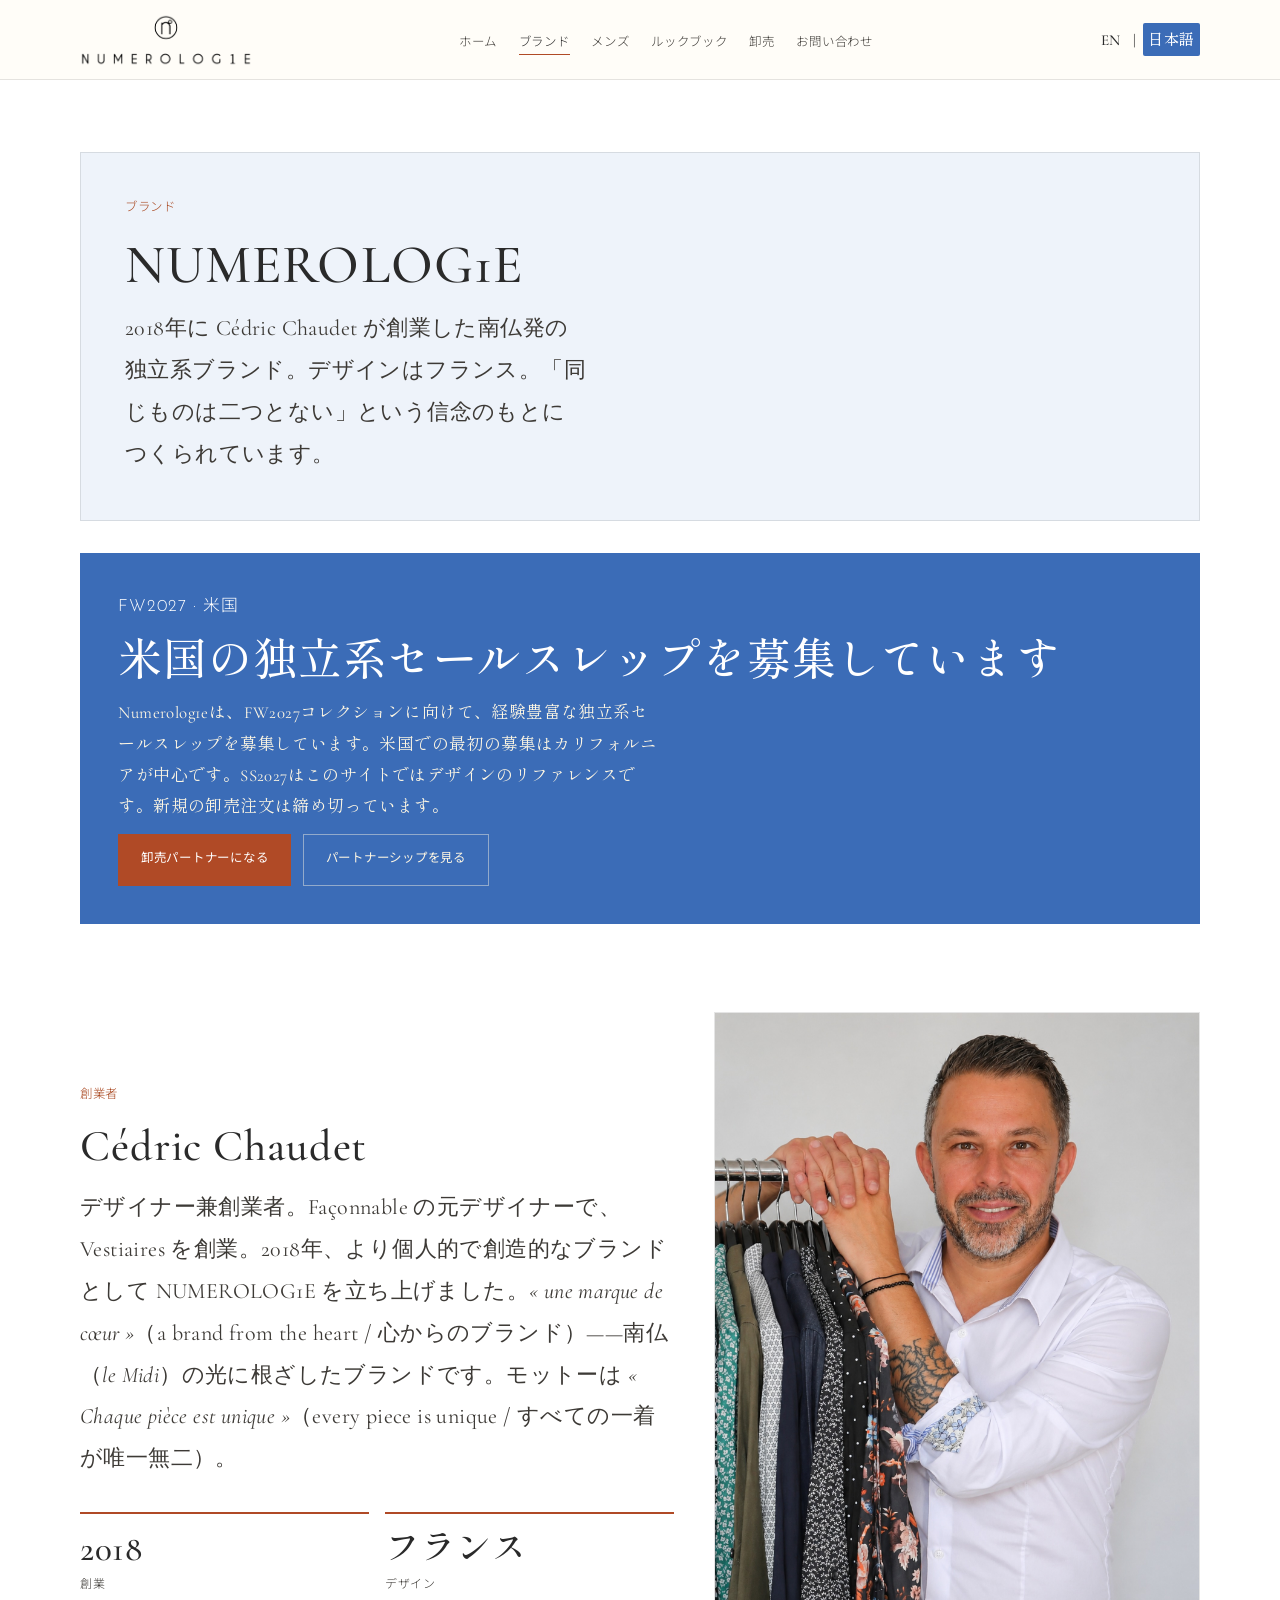
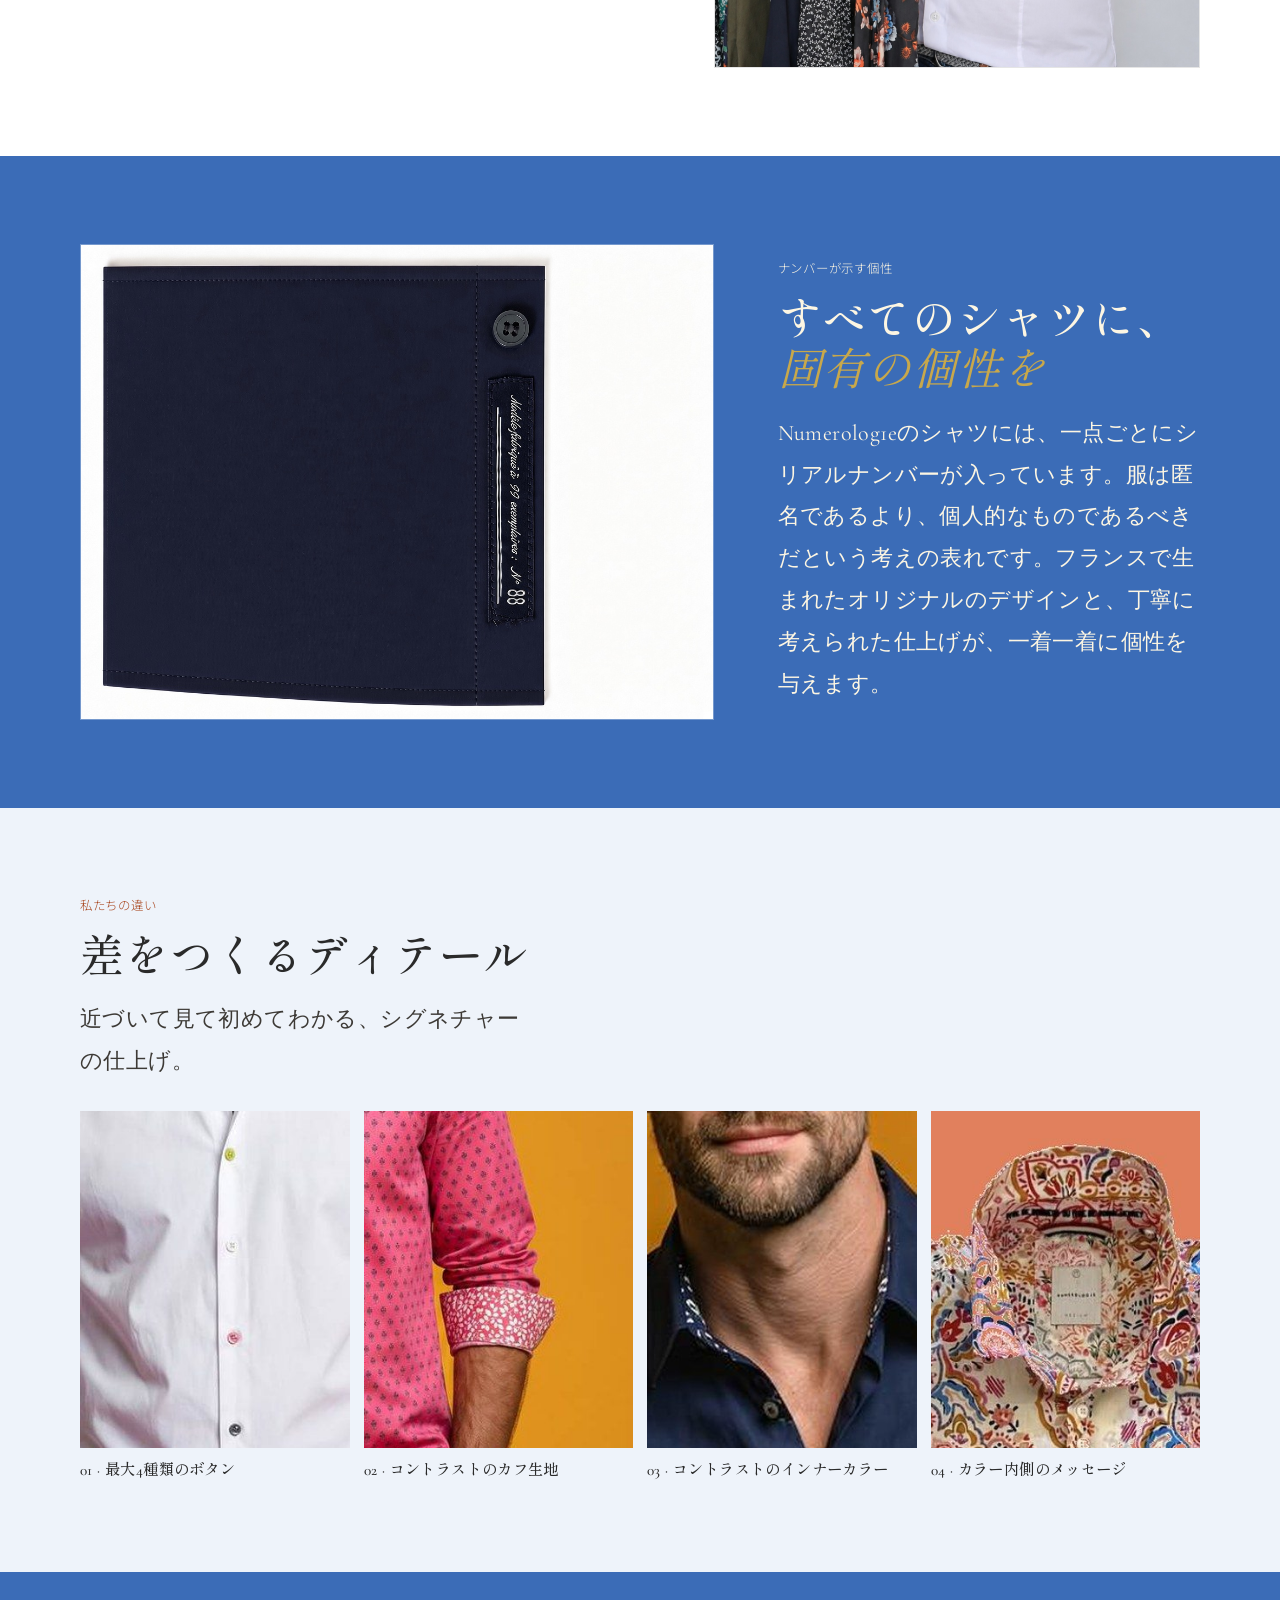
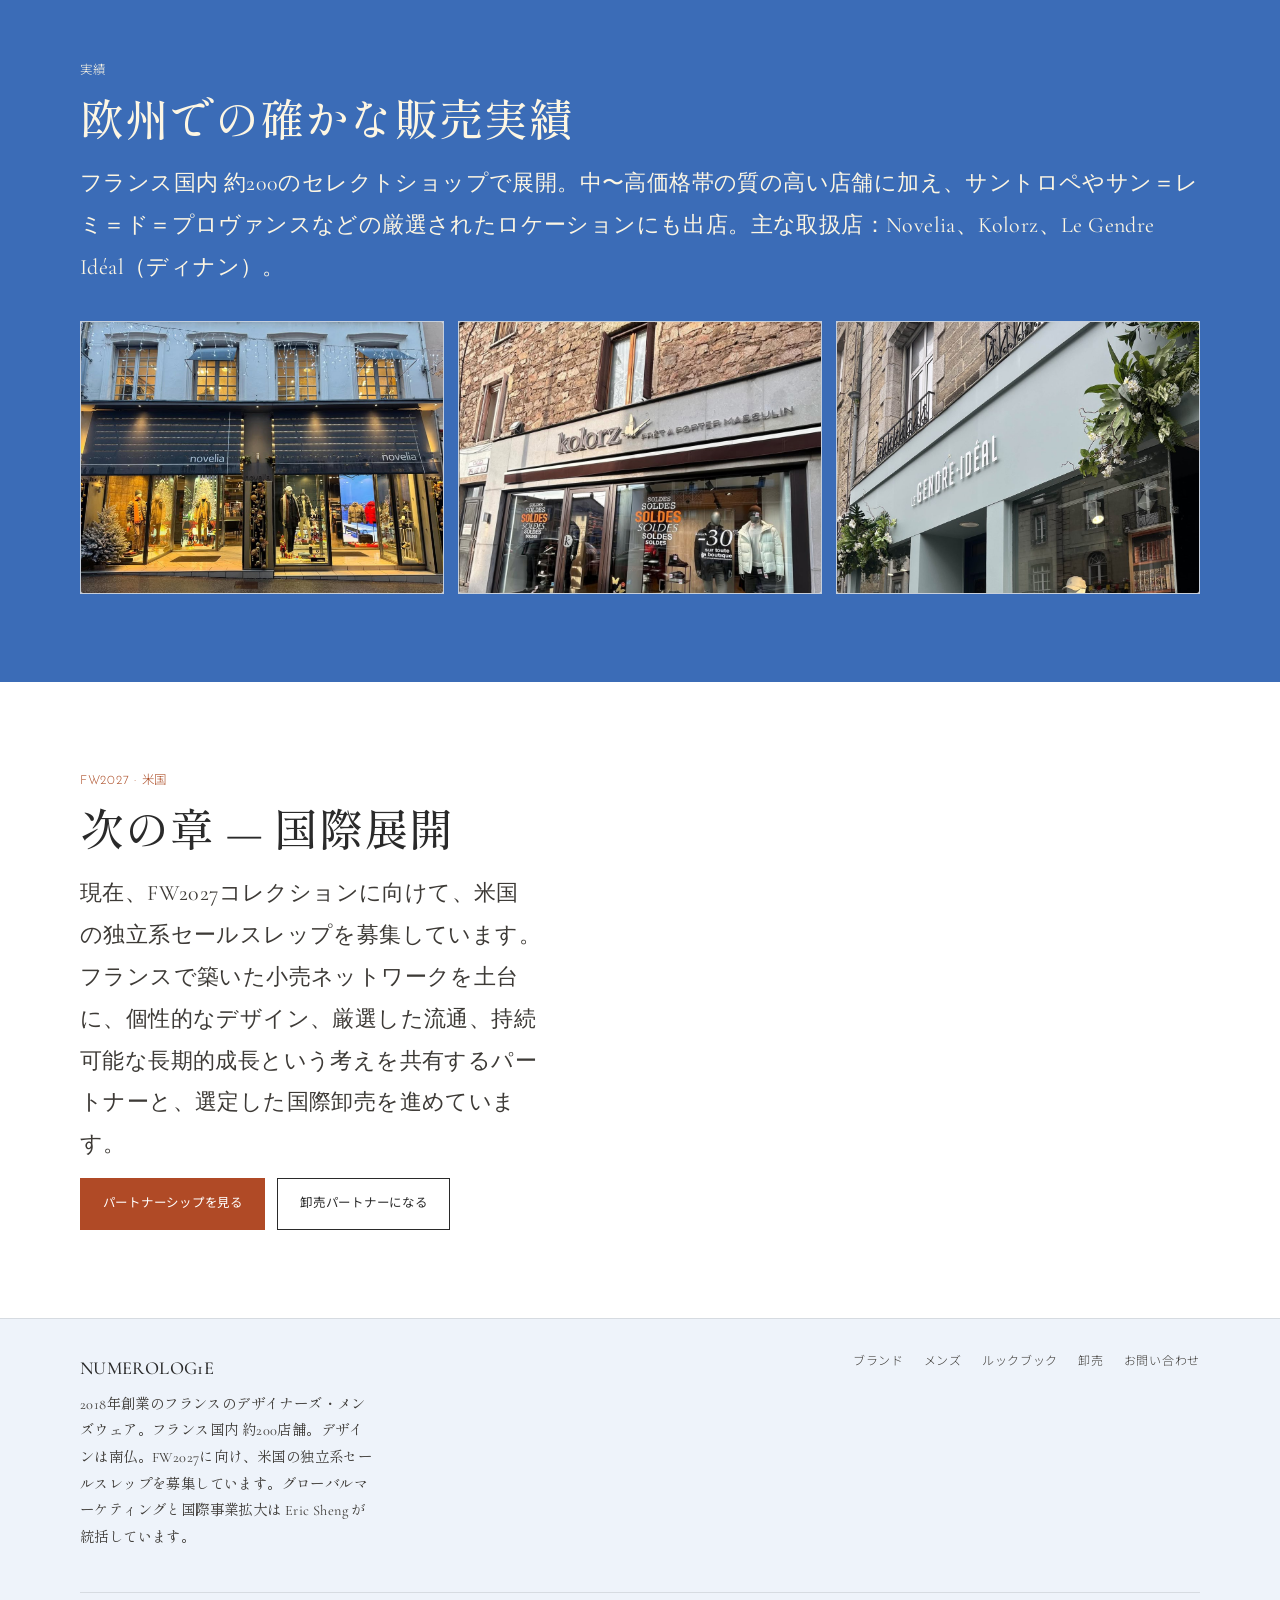
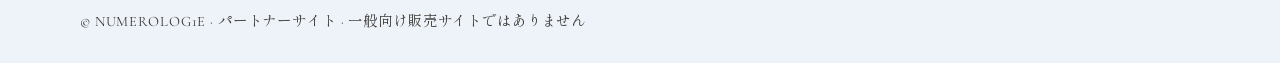
<file: ja/brand.html>
<!DOCTYPE html>
<html lang="ja">
<head>
<meta charset="UTF-8">
<meta name="viewport" content="width=device-width, initial-scale=1.0">
<title>ブランド — NUMEROLOG1E</title>
<meta name="description" content="Numerolog1eは、2018年に Cédric Chaudet が南仏で創業した独立系ブランドです。一点ごとにシリアルナンバーが入ったシャツ。フランス国内 約200店舗。FW2027に向け、米国のセールスレップを募集しています。">
<link rel="preconnect" href="https://fonts.googleapis.com">
<link rel="preconnect" href="https://fonts.gstatic.com" crossorigin>
<link href="https://fonts.googleapis.com/css2?family=Cormorant+Garamond:ital,wght@0,400;0,500;1,400;1,500&family=Josefin+Sans:wght@300;400&family=Noto+Sans+JP:wght@300;400;500&family=Shippori+Mincho:wght@500;600&display=swap" rel="stylesheet">
<link rel="stylesheet" href="../css/styles.css?v=20261111c">
</head>
<body>
<header class="site-header">
  <div class="container header-inner">
    <a class="logo" href="index.html" aria-label="NUMEROLOG1E ホーム">
      <img src="../assets/logo.png" alt="NUMEROLOG1E">
    </a>
    <button class="nav-toggle" type="button" aria-expanded="false" aria-controls="site-nav">メニュー</button>
    <nav class="site-nav" id="site-nav" aria-label="メインメニュー">
      <ul>
        <li><a href="index.html">ホーム</a></li>
        <li><a href="brand.html" aria-current="page">ブランド</a></li>
        <li><a href="mens.html">メンズ</a></li>
        <li><a href="lookbook.html">ルックブック</a></li>
        <li><a href="wholesale.html">卸売</a></li>
        <li><a href="contact.html">お問い合わせ</a></li>
      </ul>
    </nav>
    <div class="lang-switch" aria-label="言語"><a href="../brand.html" lang="en">EN</a><span aria-hidden="true">|</span><a href="brand.html" aria-current="true" lang="ja">日本語</a></div>
  </div>
</header>

<main>
  <section class="page-hero page-hero-boxed">
    <div class="container">
      <p class="eyebrow">ブランド</p>
      <h1 class="wordmark">NUMEROLOG1E</h1>
      <p class="lead">2018年に Cédric Chaudet が創業した南仏発の独立系ブランド。デザインはフランス。「同じものは二つとない」という信念のもとにつくられています。</p>
    </div>
  </section>

  <section class="recruit-wrap" aria-label="FW2027 米国のセールスレップ募集">
    <div class="container">
      <div class="recruit-callout">
        <p class="eyebrow">FW2027 · 米国</p>
        <h2>米国の独立系セールスレップを募集しています</h2>
        <p>Numerolog1eは、FW2027コレクションに向けて、経験豊富な独立系セールスレップを募集しています。米国での最初の募集はカリフォルニアが中心です。SS2027はこのサイトではデザインのリファレンスです。新規の卸売注文は締め切っています。</p>
        <div class="btn-row">
          <a class="btn btn-primary" href="contact.html?inquiry=rep">卸売パートナーになる</a>
          <a class="btn btn-ghost" href="wholesale.html">パートナーシップを見る</a>
        </div>
      </div>
    </div>
  </section>

  <section class="section">
    <div class="container grid-2-asymmetric">
      <div>
        <p class="eyebrow">創業者</p>
        <h2>Cédric Chaudet</h2>
        <div class="prose">
          <p>デザイナー兼創業者。Façonnable の元デザイナーで、Vestiaires を創業。2018年、より個人的で創造的なブランドとして NUMEROLOG1E を立ち上げました。<em lang="fr">« une marque de cœur »</em>（a brand from the heart / 心からのブランド）——南仏（<em lang="fr">le Midi</em>）の光に根ざしたブランドです。モットーは <em lang="fr">« Chaque pièce est unique »</em>（every piece is unique / すべての一着が唯一無二）。</p>
        </div>
        <div class="stat-row" style="grid-template-columns:repeat(2,1fr);">
          <div class="stat"><div class="stat-value">2018</div><div class="stat-label">創業</div></div>
          <div class="stat"><div class="stat-value">フランス</div><div class="stat-label">デザイン</div></div>
        </div>
      </div>
      <figure class="founder-portrait">
        <img src="../assets/cedric-chaudet.jpg" width="1600" height="2162" alt="Cédric Chaudet — NUMEROLOG1E のデザイナー兼創業者">
      </figure>
    </div>
  </section>

  <section class="section section-cobalt">
    <div class="container serial-feature">
      <figure><img src="../assets/num-label.JPG" alt="すべての NUMEROLOG1E のシャツには、固有のシリアルナンバーが入っています"></figure>
      <div>
        <p class="eyebrow">ナンバーが示す個性</p>
        <h2>すべてのシャツに、<em>固有の個性を</em></h2>
        <p class="lead">Numerolog1eのシャツには、一点ごとにシリアルナンバーが入っています。服は匿名であるより、個人的なものであるべきだという考えの表れです。フランスで生まれたオリジナルのデザインと、丁寧に考えられた仕上げが、一着一着に個性を与えます。</p>
      </div>
    </div>
  </section>

  <section class="section section-sand">
    <div class="container">
      <p class="eyebrow">私たちの違い</p>
      <h2>差をつくるディテール</h2>
      <p class="lead">近づいて見て初めてわかる、シグネチャーの仕上げ。</p>
      <div class="photo-grid photo-grid-4">
        <figure><img src="../assets/img/detail-buttons.jpg" alt="最大4種類のボタン"><figcaption>01 · 最大4種類のボタン</figcaption></figure>
        <figure><img src="../assets/img/detail-cuffs.jpg" alt="コントラストのカフ生地"><figcaption>02 · コントラストのカフ生地</figcaption></figure>
        <figure><img src="../assets/img/detail-collar.jpg" alt="コントラストのインナーカラー"><figcaption>03 · コントラストのインナーカラー</figcaption></figure>
        <figure><img src="../assets/img/detail-message.jpg" alt="カラー内側のパーソナルメッセージ"><figcaption>04 · カラー内側のメッセージ</figcaption></figure>
      </div>
    </div>
  </section>

  <section class="section section-cobalt">
    <div class="container">
      <p class="eyebrow">実績</p>
      <h2>欧州での確かな販売実績</h2>
      <p class="lead" style="max-width:none;">フランス国内 約200のセレクトショップで展開。中〜高価格帯の質の高い店舗に加え、サントロペやサン＝レミ＝ド＝プロヴァンスなどの厳選されたロケーションにも出店。主な取扱店：Novelia、Kolorz、Le Gendre Idéal（ディナン）。</p>
      <div class="photo-grid photo-grid-3" style="margin-top:2rem;">
        <div class="feature-media"><img src="../assets/NOVELIA.jpg" alt="NOVELIA — フランスの取扱店"></div>
        <div class="feature-media"><img src="../assets/KOLORZ.jpg" alt="KOLORZ — フランスの取扱店"></div>
        <div class="feature-media"><img src="../assets/img/le-gendre-ideal-dinan.jpg" alt="Le Gendre Idéal — Dinan"></div>
      </div>
    </div>
  </section>

  <section class="section">
    <div class="container">
      <p class="eyebrow">FW2027 · 米国</p>
      <h2>次の章 — 国際展開</h2>
      <p class="lead">現在、FW2027コレクションに向けて、米国の独立系セールスレップを募集しています。フランスで築いた小売ネットワークを土台に、個性的なデザイン、厳選した流通、持続可能な長期的成長という考えを共有するパートナーと、選定した国際卸売を進めています。</p>
      <div class="btn-row">
        <a class="btn btn-primary" href="wholesale.html">パートナーシップを見る</a>
        <a class="btn btn-outline" href="contact.html?inquiry=rep">卸売パートナーになる</a>
      </div>
    </div>
  </section>
</main>

<footer class="site-footer">
  <div class="container footer-inner">
    <div>
      <div class="footer-brand">NUMEROLOG1E</div>
      <p class="footer-meta">2018年創業のフランスのデザイナーズ・メンズウェア。フランス国内 約200店舗。デザインは南仏。FW2027に向け、米国の独立系セールスレップを募集しています。グローバルマーケティングと国際事業拡大は Eric Sheng が統括しています。</p>
    </div>
    <nav class="footer-nav" aria-label="フッター">
      <a href="brand.html">ブランド</a>
      <a href="mens.html">メンズ</a>
      <a href="lookbook.html">ルックブック</a>
      <a href="wholesale.html">卸売</a>
      <a href="contact.html">お問い合わせ</a>
    </nav>
    <p class="footer-copy">© NUMEROLOG1E · パートナーサイト · 一般向け販売サイトではありません</p>
  </div>
</footer>
<script src="../js/main.js"></script>
</body>
</html>
</file>
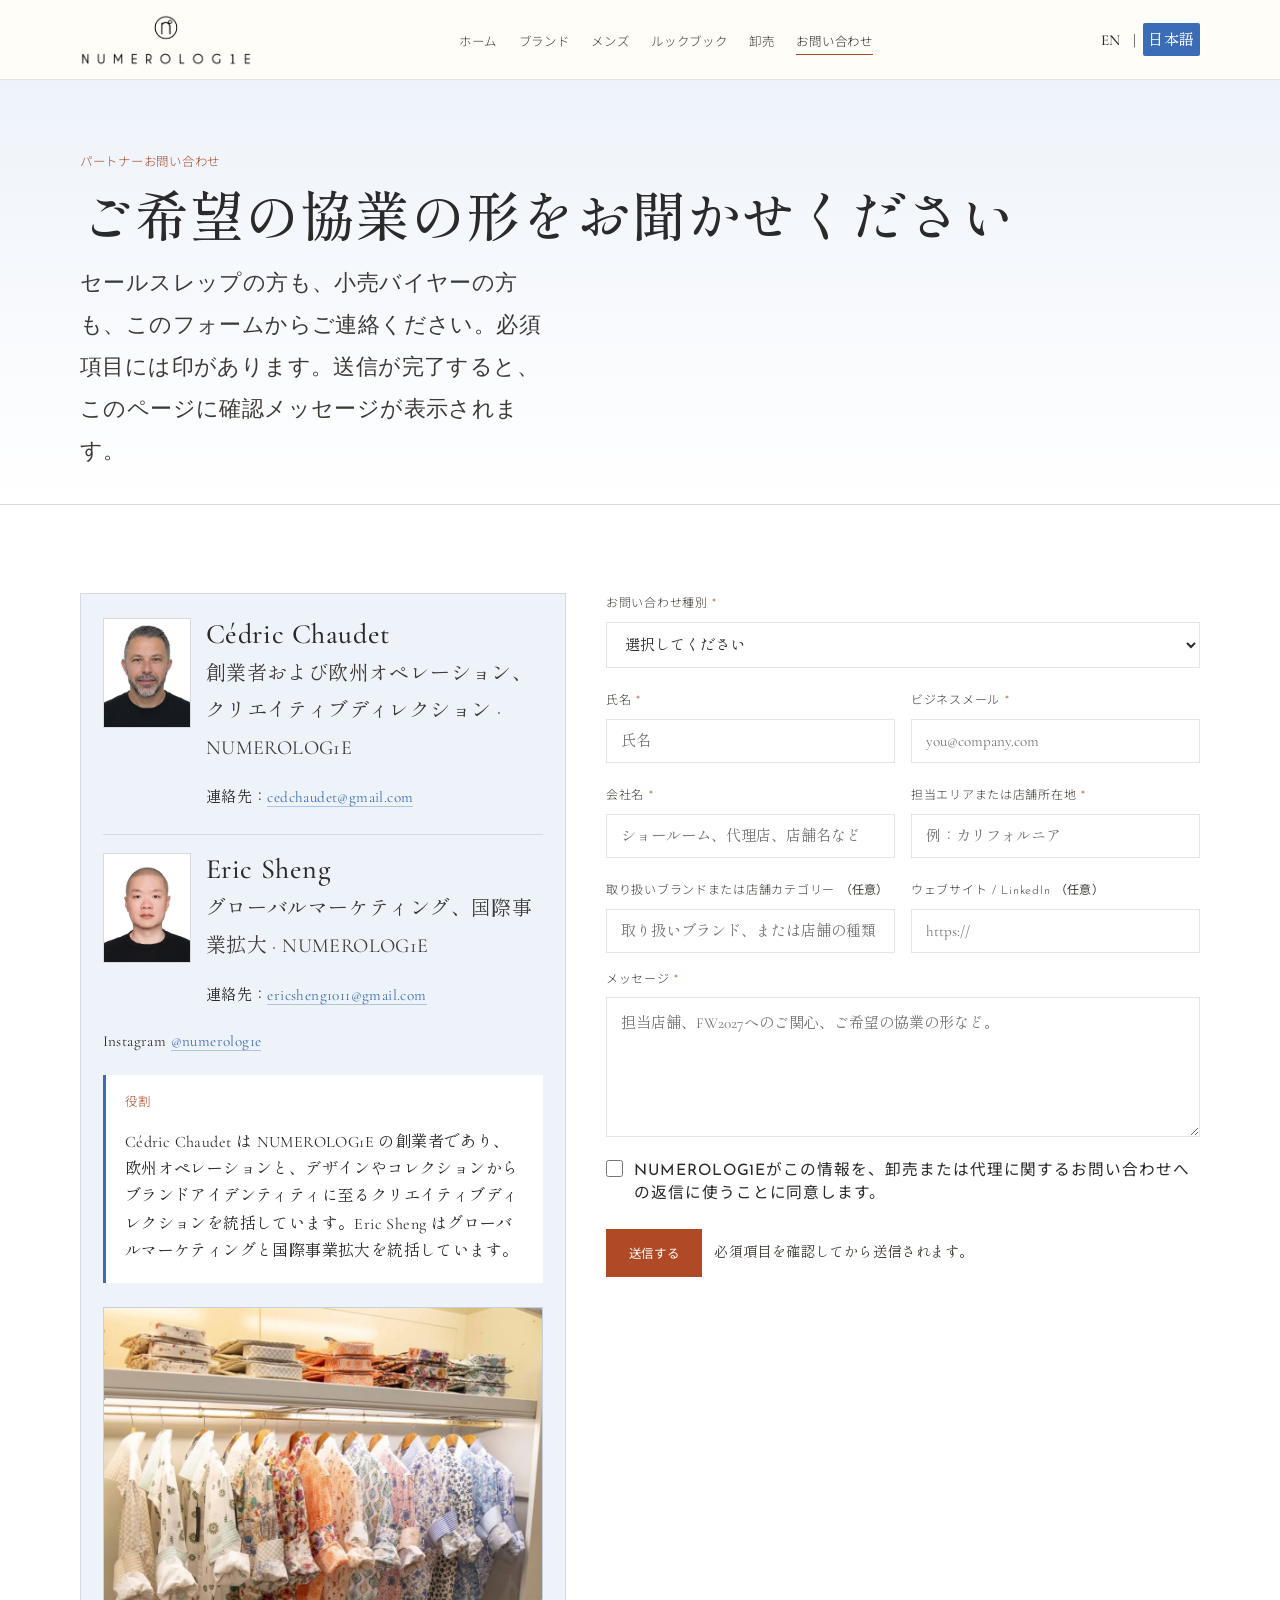
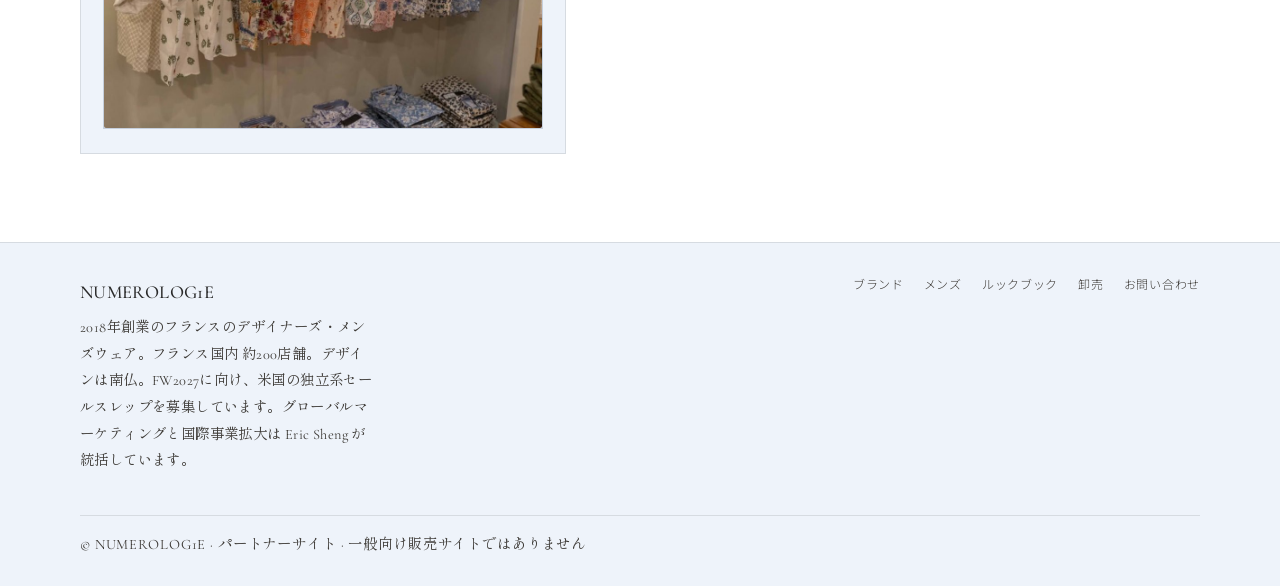
<file: ja/contact.html>
<!DOCTYPE html>
<html lang="ja">
<head>
<meta charset="UTF-8">
<meta name="viewport" content="width=device-width, initial-scale=1.0">
<title>パートナーお問い合わせ — NUMEROLOG1E</title>
<meta name="description" content="Numerolog1eのパートナーお問い合わせ。独立系セールスレップ、小売バイヤー、その他の卸売に関するご相談（FW2027）。一般向け販売サイトではありません。">
<link rel="preconnect" href="https://fonts.googleapis.com">
<link rel="preconnect" href="https://fonts.gstatic.com" crossorigin>
<link href="https://fonts.googleapis.com/css2?family=Cormorant+Garamond:ital,wght@0,400;0,500;1,400;1,500&family=Josefin+Sans:wght@300;400&family=Noto+Sans+JP:wght@300;400;500&family=Shippori+Mincho:wght@500;600&display=swap" rel="stylesheet">
<link rel="stylesheet" href="../css/styles.css?v=20261121b">
</head>
<body>
<header class="site-header">
  <div class="container header-inner">
    <a class="logo" href="index.html" aria-label="NUMEROLOG1E ホーム">
      <img src="../assets/logo.png" alt="NUMEROLOG1E">
    </a>
    <button class="nav-toggle" type="button" aria-expanded="false" aria-controls="site-nav">メニュー</button>
    <nav class="site-nav" id="site-nav" aria-label="メインメニュー">
      <ul>
        <li><a href="index.html">ホーム</a></li>
        <li><a href="brand.html">ブランド</a></li>
        <li><a href="mens.html">メンズ</a></li>
        <li><a href="lookbook.html">ルックブック</a></li>
        <li><a href="wholesale.html">卸売</a></li>
        <li><a href="contact.html" aria-current="page">お問い合わせ</a></li>
      </ul>
    </nav>
    <div class="lang-switch" aria-label="言語"><a href="../contact.html" lang="en">EN</a><span aria-hidden="true">|</span><a href="contact.html" aria-current="true" lang="ja">日本語</a></div>
  </div>
</header>

<main>
  <section class="page-hero">
    <div class="container">
      <p class="eyebrow">パートナーお問い合わせ</p>
      <h1>ご希望の協業の形をお聞かせください</h1>
      <p class="lead">セールスレップの方も、小売バイヤーの方も、このフォームからご連絡ください。必須項目には印があります。送信が完了すると、このページに確認メッセージが表示されます。</p>
    </div>
  </section>

  <section class="section">
    <div class="container contact-layout">
      <aside class="direct-contact">
        <div class="contact-person">
          <img class="contact-portrait" src="../assets/portraits/cedric-chaudet.jpg?v=20261121c" width="480" height="600" alt="Cédric Chaudet">
          <div>
            <h2 style="font-size:1.75rem;">Cédric Chaudet</h2>
            <p style="color:var(--muted);margin:0.35rem 0 1rem;">創業者および欧州オペレーション、クリエイティブディレクション · NUMEROLOG1E</p>
            <p class="roles-contact" style="margin:0 0 0.25rem;">連絡先：<a href="mailto:cedchaudet@gmail.com">cedchaudet@gmail.com</a></p>
          </div>
        </div>
        <div class="contact-person">
          <img class="contact-portrait" src="../assets/portraits/eric-sheng.jpg" width="480" height="600" alt="Eric Sheng">
          <div>
            <h2 style="font-size:1.75rem;">Eric Sheng</h2>
            <p style="color:var(--muted);margin:0.35rem 0 1rem;">グローバルマーケティング、国際事業拡大 · NUMEROLOG1E</p>
            <p class="roles-contact" style="margin:0 0 0.25rem;">連絡先：<a href="mailto:ericsheng1011@gmail.com">ericsheng1011@gmail.com</a></p>
          </div>
        </div>
        <p class="roles-contact" style="margin:0.85rem 0 0;">Instagram <a href="https://www.instagram.com/numerolog1e/" rel="noopener" target="_blank">@numerolog1e</a></p>
        <div class="roles-block" style="margin-top:1.25rem;">
          <p class="eyebrow">役割</p>
          <p>Cédric Chaudet は NUMEROLOG1E の創業者であり、欧州オペレーションと、デザインやコレクションからブランドアイデンティティに至るクリエイティブディレクションを統括しています。Eric Sheng はグローバルマーケティングと国際事業拡大を統括しています。</p>
        </div>
        <div class="feature-media" style="margin-top:1.5rem;">
          <img src="../assets/img/apollon.jpg" alt="NUMEROLOG1E のシャツ Apollon">
        </div>
      </aside>

      <div>
        <form id="partner-inquiry" data-lang="ja" action="https://api.web3forms.com/submit" method="POST" novalidate>
          <input type="hidden" name="access_key" value="16a528ef-8bbb-4715-8070-f4ab50b1c785">
          <input type="hidden" name="subject" value="Partner inquiry — NUMEROLOG1E">
          <input type="hidden" name="from_name" value="NUMEROLOG1E website">
          <input type="hidden" name="language" value="Japanese">
          <div class="hp" aria-hidden="true">
            <label for="botcheck">空欄のままにしてください</label>
            <input type="checkbox" id="botcheck" name="botcheck" tabindex="-1" autocomplete="off">
          </div>
          <div class="form-grid">
            <div class="form-field full">
              <label for="inquiry_type">お問い合わせ種別</label>
              <select id="inquiry_type" name="inquiry_type" required>
                <option value="" selected>選択してください</option>
                <option value="rep">独立系セールスレップ</option>
                <option value="retail">小売バイヤー</option>
                <option value="other">その他</option>
              </select>
              <span class="field-error" id="inquiry_type-error"></span>
            </div>
            <div class="form-field">
              <label for="name">氏名</label>
              <input id="name" name="name" type="text" required autocomplete="name" placeholder="氏名">
              <span class="field-error" id="name-error"></span>
            </div>
            <div class="form-field">
              <label for="email">ビジネスメール</label>
              <input id="email" name="email" type="email" required autocomplete="email" placeholder="you@company.com">
              <span class="field-error" id="email-error"></span>
            </div>
            <div class="form-field">
              <label for="company">会社名</label>
              <input id="company" name="company" type="text" required autocomplete="organization" placeholder="ショールーム、代理店、店舗名など">
              <span class="field-error" id="company-error"></span>
            </div>
            <div class="form-field">
              <label for="territory">担当エリアまたは店舗所在地</label>
              <input id="territory" name="territory" type="text" required placeholder="例：カリフォルニア">
              <span class="field-error" id="territory-error"></span>
            </div>
            <div class="form-field">
              <label for="brands">取り扱いブランドまたは店舗カテゴリー <span class="optional">（任意）</span></label>
              <input id="brands" name="brands" type="text" placeholder="取り扱いブランド、または店舗の種類">
            </div>
            <div class="form-field">
              <label for="website">ウェブサイト / LinkedIn <span class="optional">（任意）</span></label>
              <input id="website" name="website" type="text" inputmode="url" autocomplete="url" placeholder="https://">
            </div>
            <div class="form-field full">
              <label for="message">メッセージ</label>
              <textarea id="message" name="message" required placeholder="担当店舗、FW2027へのご関心、ご希望の協業の形など。"></textarea>
              <span class="field-error" id="message-error"></span>
            </div>
            <div class="form-field full">
              <label class="consent-label" for="privacy">
                <input id="privacy" name="privacy" type="checkbox" value="yes" required>
                <span>NUMEROLOG1Eがこの情報を、卸売または代理に関するお問い合わせへの返信に使うことに同意します。</span>
              </label>
              <span class="field-error" id="privacy-error"></span>
            </div>
          </div>
          <div class="form-actions">
            <button class="btn btn-primary" type="submit">送信する</button>
            <p class="form-hint">必須項目を確認してから送信されます。</p>
          </div>
          <p class="form-status" id="form-status" role="status" aria-live="polite" hidden></p>
        </form>
      </div>
    </div>
  </section>
</main>

<footer class="site-footer">
  <div class="container footer-inner">
    <div>
      <div class="footer-brand">NUMEROLOG1E</div>
      <p class="footer-meta">2018年創業のフランスのデザイナーズ・メンズウェア。フランス国内 約200店舗。デザインは南仏。FW2027に向け、米国の独立系セールスレップを募集しています。グローバルマーケティングと国際事業拡大は Eric Sheng が統括しています。</p>
    </div>
    <nav class="footer-nav" aria-label="フッター">
      <a href="brand.html">ブランド</a>
      <a href="mens.html">メンズ</a>
      <a href="lookbook.html">ルックブック</a>
      <a href="wholesale.html">卸売</a>
      <a href="contact.html">お問い合わせ</a>
    </nav>
    <p class="footer-copy">© NUMEROLOG1E · パートナーサイト · 一般向け販売サイトではありません</p>
  </div>
</footer>
<script src="../js/form-config.js?v=20261107b"></script>
<script src="../js/main.js?v=20261107b"></script>
</body>
</html>
</file>
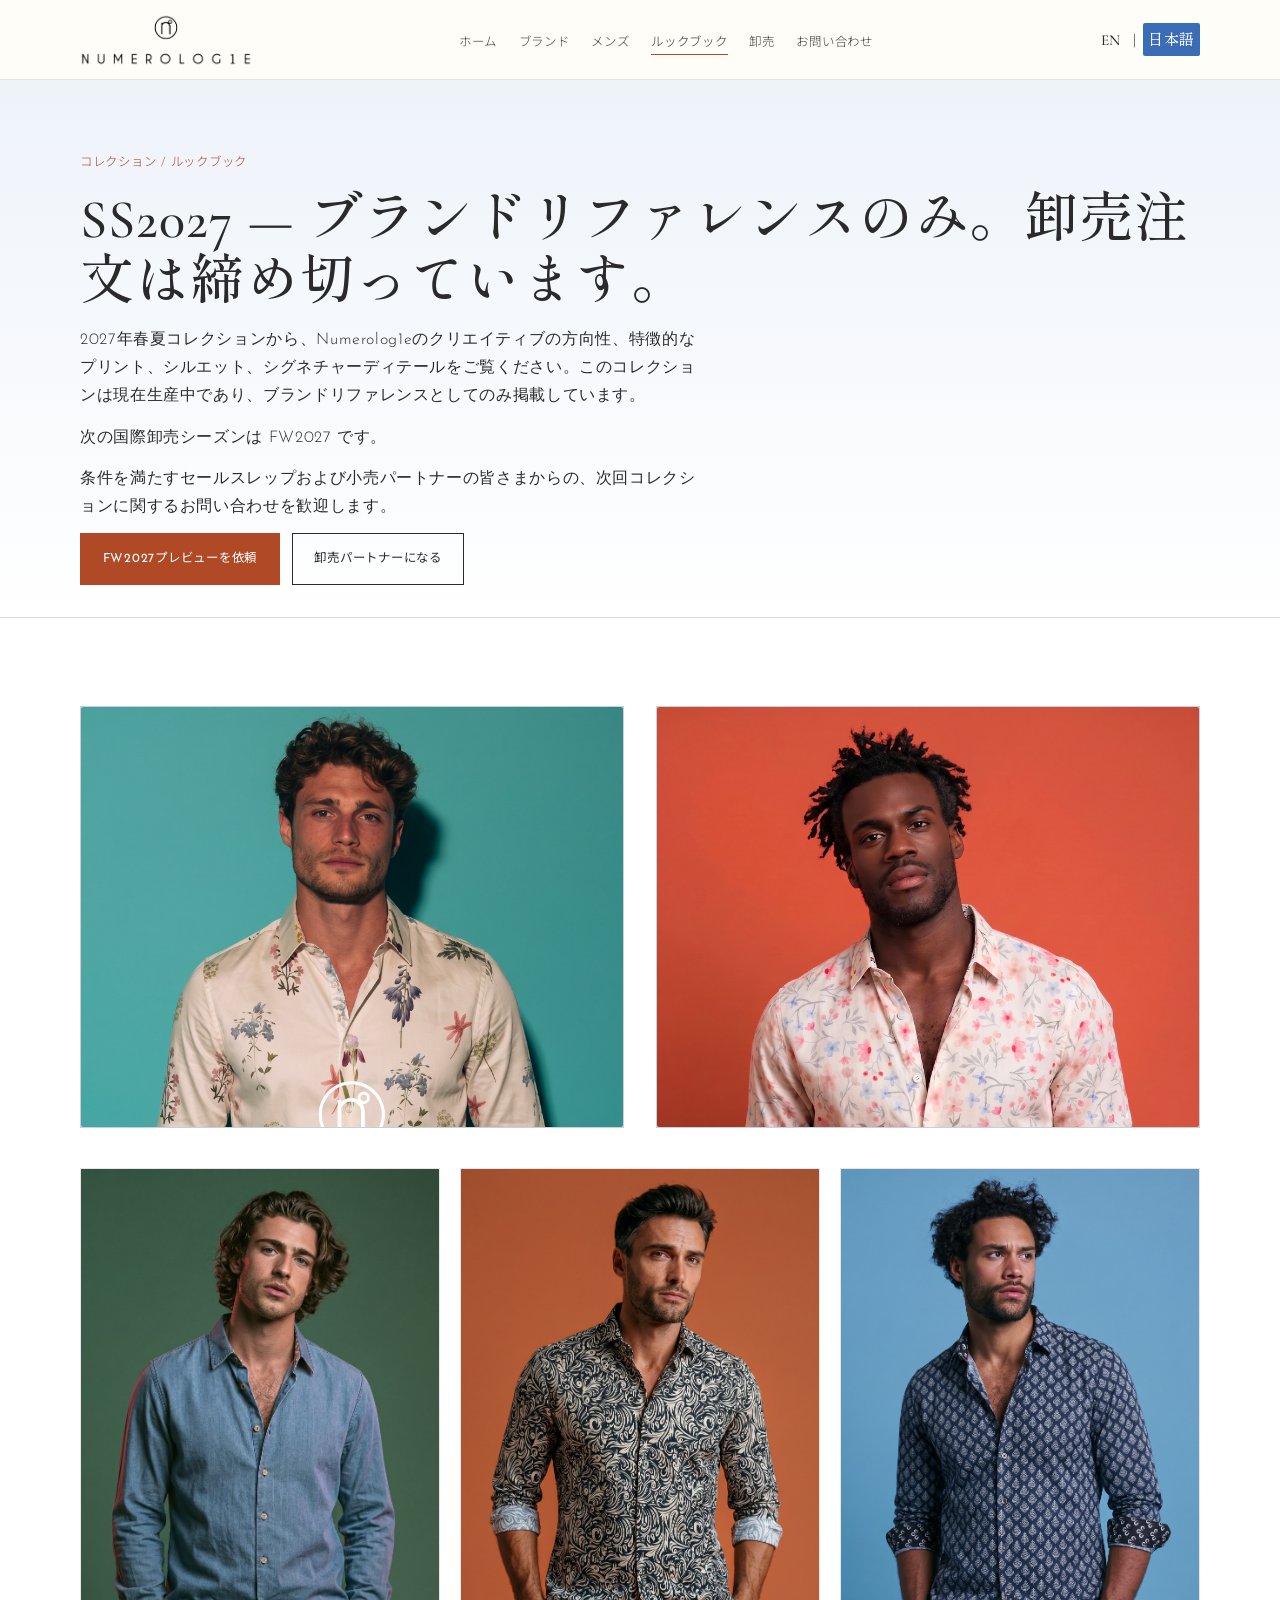
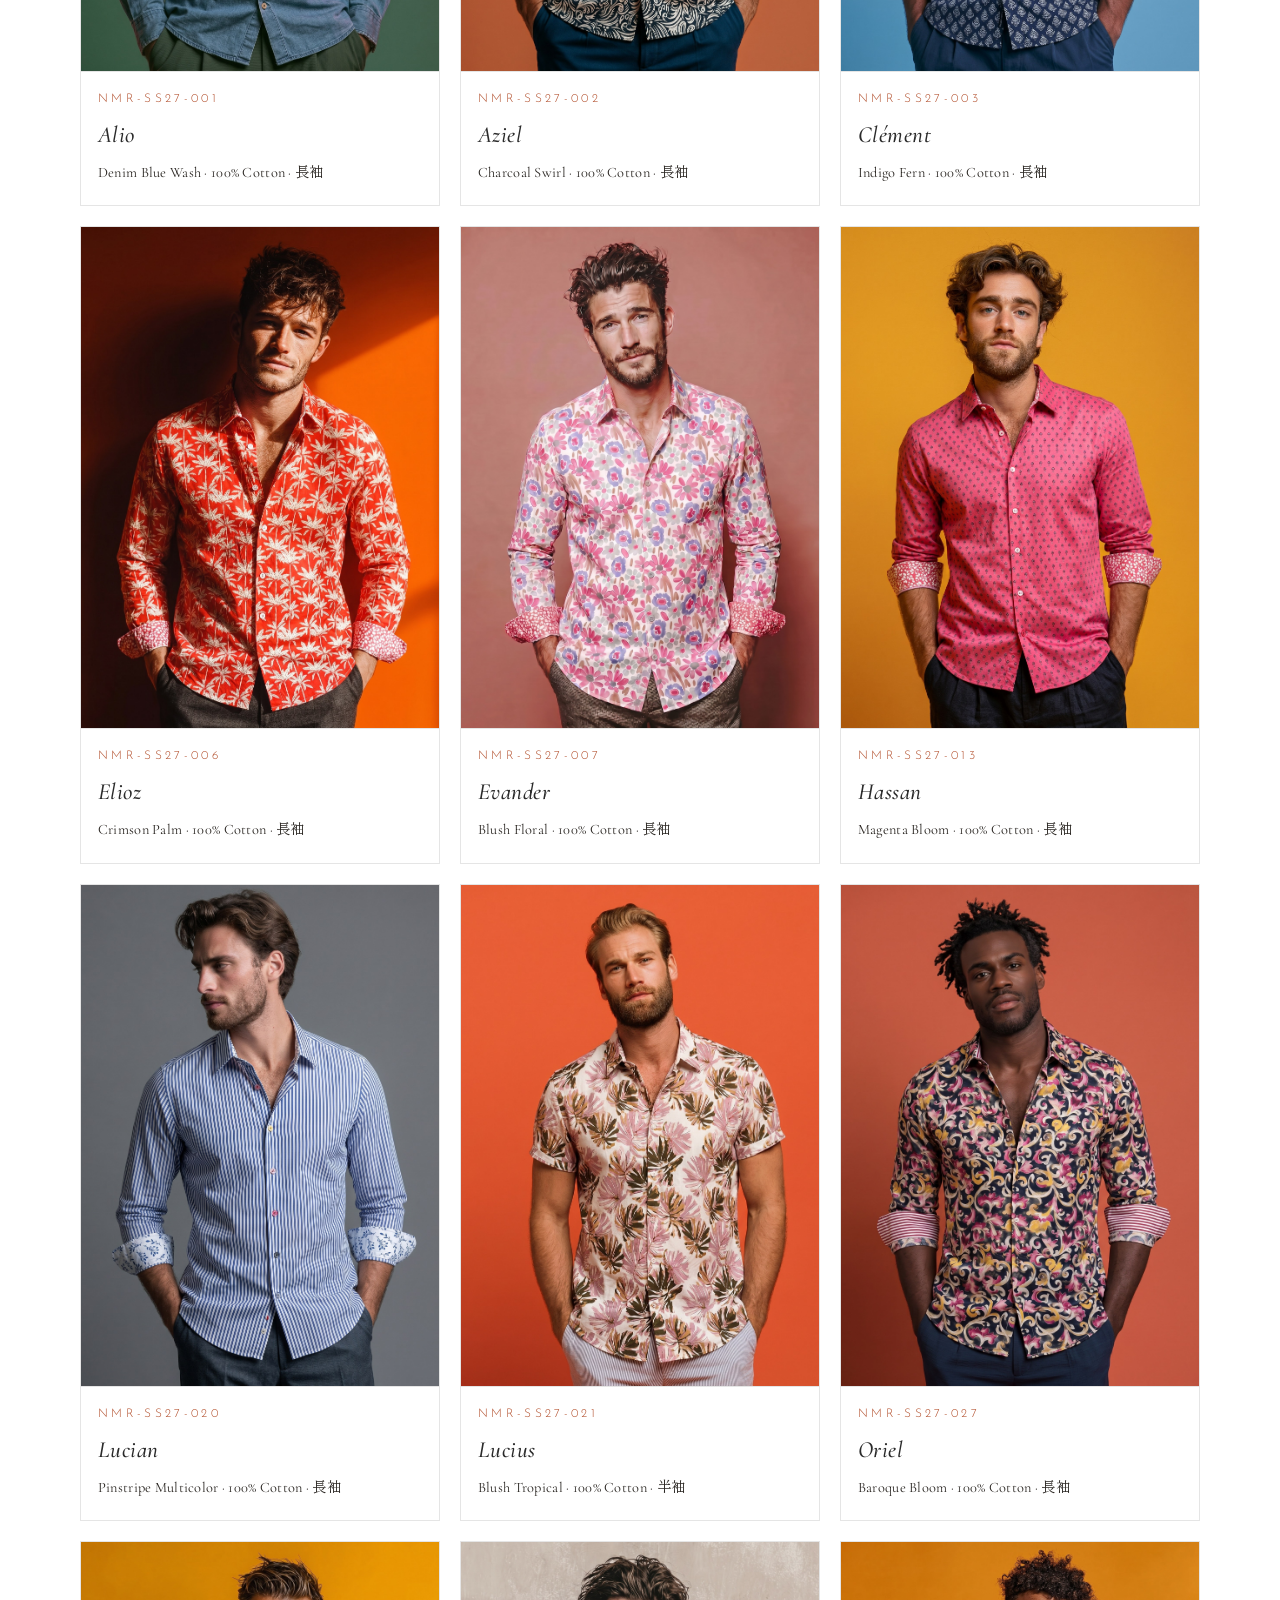
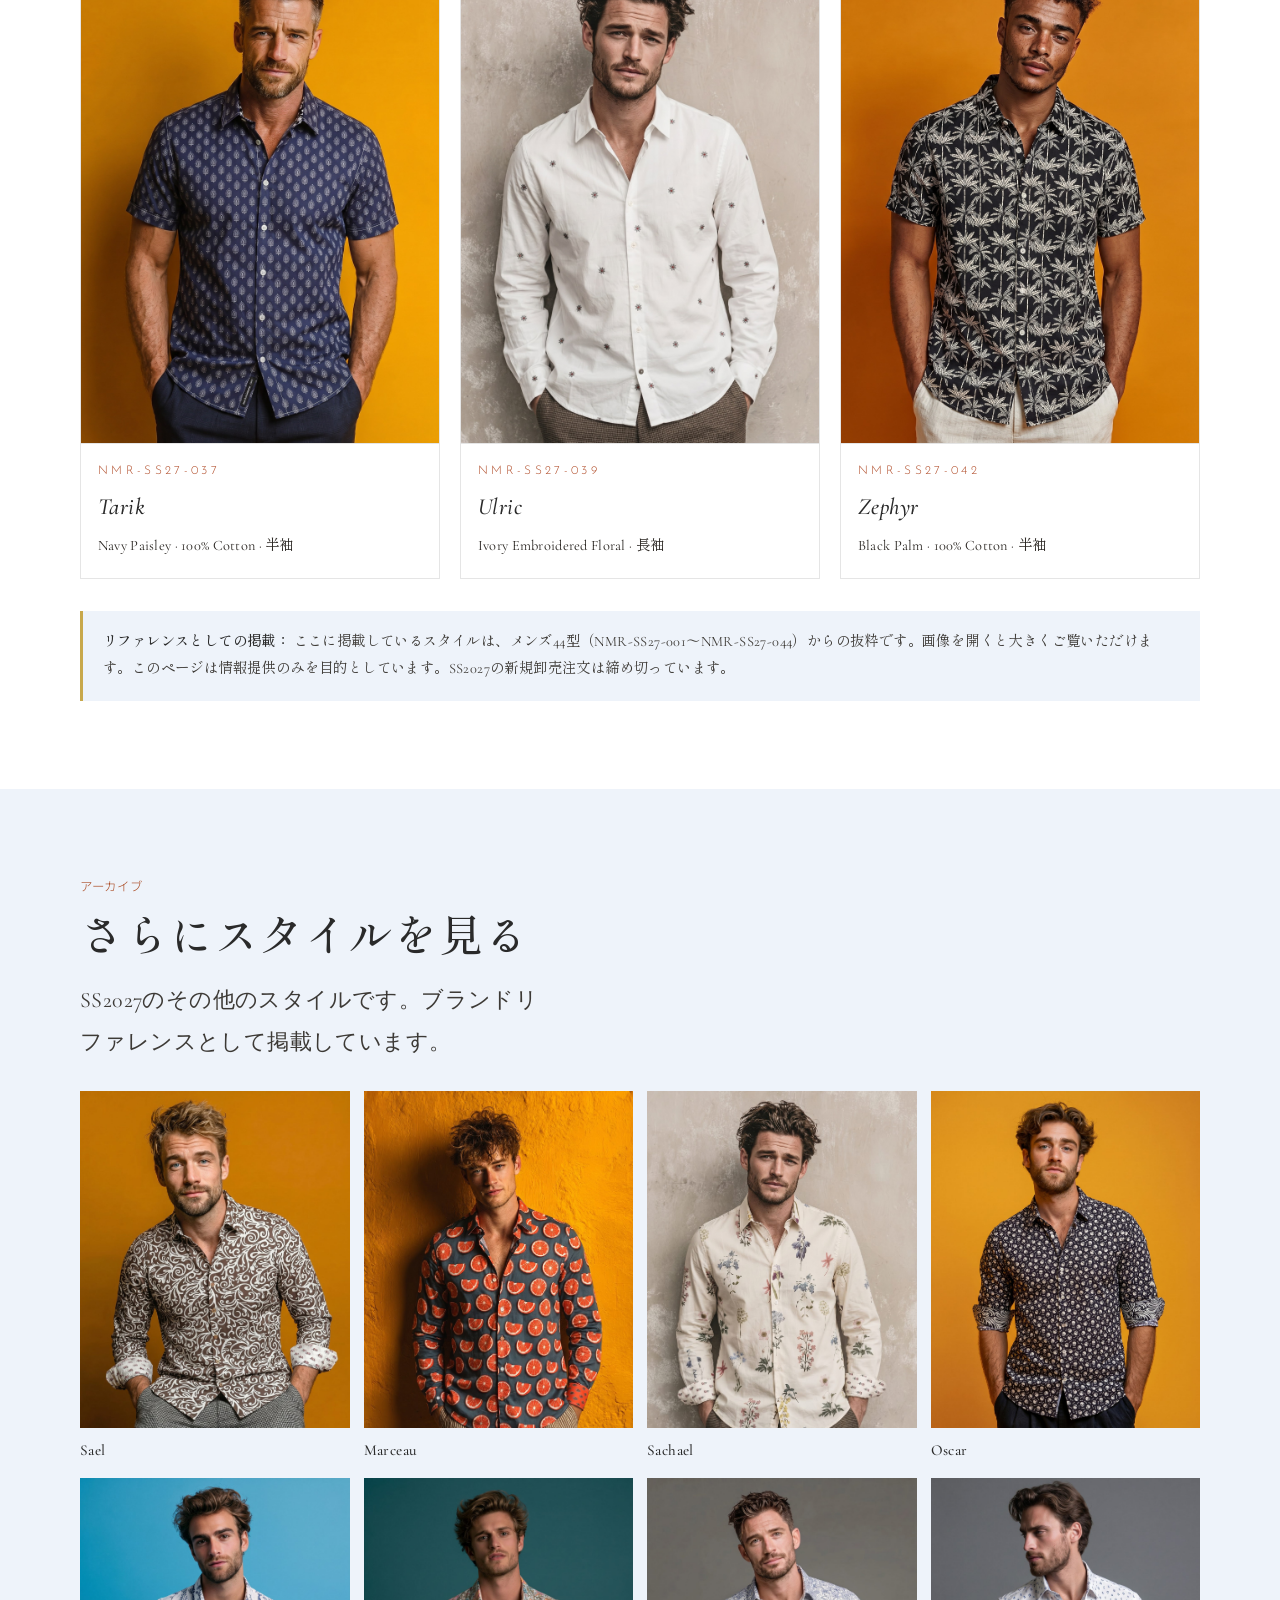
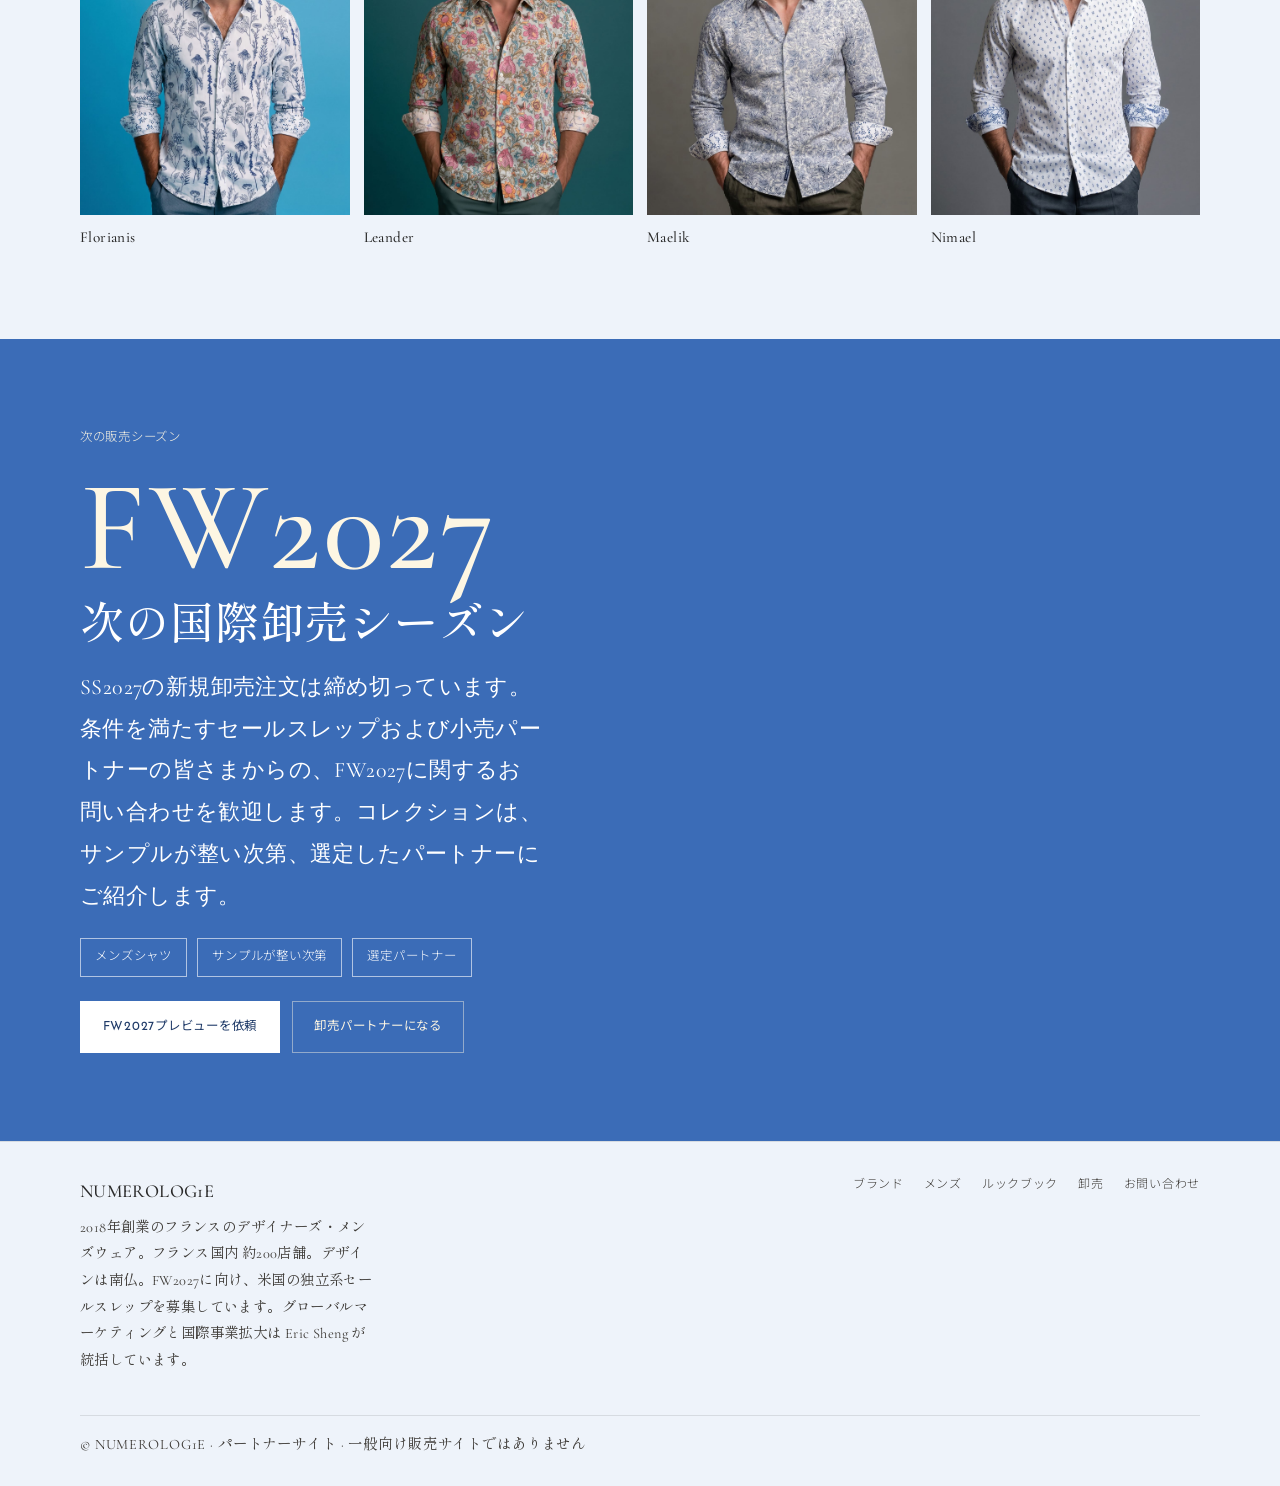
<file: ja/lookbook.html>
<!DOCTYPE html>
<html lang="ja">
<head>
<meta charset="UTF-8">
<meta name="viewport" content="width=device-width, initial-scale=1.0">
<title>SS2027 コレクションアーカイブ — NUMEROLOG1E</title>
<meta name="description" content="SS2027は Numerolog1e のコレクションアーカイブであり、ブランドリファレンスです。現在生産中。SS2027の新規卸売注文は締め切っています。次の国際卸売シーズンは FW2027 です。">
<link rel="preconnect" href="https://fonts.googleapis.com">
<link rel="preconnect" href="https://fonts.gstatic.com" crossorigin>
<link href="https://fonts.googleapis.com/css2?family=Cormorant+Garamond:ital,wght@0,400;0,500;1,400;1,500&family=Josefin+Sans:wght@300;400&family=Noto+Sans+JP:wght@300;400;500&family=Shippori+Mincho:wght@500;600&display=swap" rel="stylesheet">
<link rel="stylesheet" href="../css/styles.css?v=20261111c">
</head>
<body>
<header class="site-header">
  <div class="container header-inner">
    <a class="logo" href="index.html" aria-label="NUMEROLOG1E ホーム">
      <img src="../assets/logo.png" alt="NUMEROLOG1E">
    </a>
    <button class="nav-toggle" type="button" aria-expanded="false" aria-controls="site-nav">メニュー</button>
    <nav class="site-nav" id="site-nav" aria-label="メインメニュー">
      <ul>
        <li><a href="index.html">ホーム</a></li>
        <li><a href="brand.html">ブランド</a></li>
        <li><a href="mens.html">メンズ</a></li>
        <li><a href="lookbook.html" aria-current="page">ルックブック</a></li>
        <li><a href="wholesale.html">卸売</a></li>
        <li><a href="contact.html">お問い合わせ</a></li>
      </ul>
    </nav>
    <div class="lang-switch" aria-label="言語"><a href="../lookbook.html" lang="en">EN</a><span aria-hidden="true">|</span><a href="lookbook.html" aria-current="true" lang="ja">日本語</a></div>
  </div>
</header>

<main>
  <section class="page-hero">
    <div class="container">
      <p class="eyebrow">コレクション / ルックブック</p>
      <h1>SS2027 — ブランドリファレンスのみ。卸売注文は締め切っています。</h1>
      <div class="page-intro">
        <p>2027年春夏コレクションから、Numerolog1eのクリエイティブの方向性、特徴的なプリント、シルエット、シグネチャーディテールをご覧ください。このコレクションは現在生産中であり、ブランドリファレンスとしてのみ掲載しています。</p>
        <p>次の国際卸売シーズンは FW2027 です。</p>
        <p>条件を満たすセールスレップおよび小売パートナーの皆さまからの、次回コレクションに関するお問い合わせを歓迎します。</p>
      </div>
      <div class="btn-row">
        <a class="btn btn-primary" href="contact.html">FW2027プレビューを依頼</a>
        <a class="btn btn-outline" href="wholesale.html">卸売パートナーになる</a>
      </div>
    </div>
  </section>

  <section class="section">
    <div class="container">
      <div class="grid-2" style="margin-bottom:2.5rem;align-items:center;">
        <div class="feature-media">
          <img src="../assets/PLV3.jpg" alt="NUMEROLOG1E の販促ディスプレイ（PLV）">
        </div>
        <div class="feature-media">
          <img src="../assets/PLV4.jpg" alt="NUMEROLOG1E の店頭ビジュアル">
        </div>
      </div>
      <div class="lookbook-grid">

        <article class="look-card">
          <a href="../assets/look-alio.jpg" target="_blank" rel="noopener">
            <img src="../assets/look-alio.jpg" alt="Alio — NMR-SS27-001 ルックブック">
          </a>
          <div class="look-meta">
            <div class="style-no">NMR-SS27-001</div>
            <h3>Alio</h3>
            <p>Denim Blue Wash · 100% Cotton · 長袖</p>
          </div>
        </article>
        <article class="look-card">
          <a href="../assets/look-aziel.jpg" target="_blank" rel="noopener">
            <img src="../assets/look-aziel.jpg" alt="Aziel — NMR-SS27-002 ルックブック">
          </a>
          <div class="look-meta">
            <div class="style-no">NMR-SS27-002</div>
            <h3>Aziel</h3>
            <p>Charcoal Swirl · 100% Cotton · 長袖</p>
          </div>
        </article>
        <article class="look-card">
          <a href="../assets/look-clement.jpg" target="_blank" rel="noopener">
            <img src="../assets/look-clement.jpg" alt="Clément — NMR-SS27-003 ルックブック">
          </a>
          <div class="look-meta">
            <div class="style-no">NMR-SS27-003</div>
            <h3>Clément</h3>
            <p>Indigo Fern · 100% Cotton · 長袖</p>
          </div>
        </article>
        <article class="look-card">
          <a href="../assets/look-elioz.jpg" target="_blank" rel="noopener">
            <img src="../assets/look-elioz.jpg" alt="Elioz — NMR-SS27-006 ルックブック">
          </a>
          <div class="look-meta">
            <div class="style-no">NMR-SS27-006</div>
            <h3>Elioz</h3>
            <p>Crimson Palm · 100% Cotton · 長袖</p>
          </div>
        </article>
        <article class="look-card">
          <a href="../assets/look-evander.jpg" target="_blank" rel="noopener">
            <img src="../assets/look-evander.jpg" alt="Evander — NMR-SS27-007 ルックブック">
          </a>
          <div class="look-meta">
            <div class="style-no">NMR-SS27-007</div>
            <h3>Evander</h3>
            <p>Blush Floral · 100% Cotton · 長袖</p>
          </div>
        </article>
        <article class="look-card">
          <a href="../assets/look-hassan.jpg" target="_blank" rel="noopener">
            <img src="../assets/look-hassan.jpg" alt="Hassan — NMR-SS27-013 ルックブック">
          </a>
          <div class="look-meta">
            <div class="style-no">NMR-SS27-013</div>
            <h3>Hassan</h3>
            <p>Magenta Bloom · 100% Cotton · 長袖</p>
          </div>
        </article>
        <article class="look-card">
          <a href="../assets/look-lucian.jpg" target="_blank" rel="noopener">
            <img src="../assets/look-lucian.jpg" alt="Lucian — NMR-SS27-020 ルックブック">
          </a>
          <div class="look-meta">
            <div class="style-no">NMR-SS27-020</div>
            <h3>Lucian</h3>
            <p>Pinstripe Multicolor · 100% Cotton · 長袖</p>
          </div>
        </article>
        <article class="look-card">
          <a href="../assets/look-lucius.jpg" target="_blank" rel="noopener">
            <img src="../assets/look-lucius.jpg" alt="Lucius — NMR-SS27-021 ルックブック">
          </a>
          <div class="look-meta">
            <div class="style-no">NMR-SS27-021</div>
            <h3>Lucius</h3>
            <p>Blush Tropical · 100% Cotton · 半袖</p>
          </div>
        </article>
        <article class="look-card">
          <a href="../assets/look-oriel.jpg" target="_blank" rel="noopener">
            <img src="../assets/look-oriel.jpg" alt="Oriel — NMR-SS27-027 ルックブック">
          </a>
          <div class="look-meta">
            <div class="style-no">NMR-SS27-027</div>
            <h3>Oriel</h3>
            <p>Baroque Bloom · 100% Cotton · 長袖</p>
          </div>
        </article>
        <article class="look-card">
          <a href="../assets/look-tarik.jpg" target="_blank" rel="noopener">
            <img src="../assets/look-tarik.jpg" alt="Tarik — NMR-SS27-037 ルックブック">
          </a>
          <div class="look-meta">
            <div class="style-no">NMR-SS27-037</div>
            <h3>Tarik</h3>
            <p>Navy Paisley · 100% Cotton · 半袖</p>
          </div>
        </article>
        <article class="look-card">
          <a href="../assets/look-ulric.jpg" target="_blank" rel="noopener">
            <img src="../assets/look-ulric.jpg" alt="Ulric — NMR-SS27-039 ルックブック">
          </a>
          <div class="look-meta">
            <div class="style-no">NMR-SS27-039</div>
            <h3>Ulric</h3>
            <p>Ivory Embroidered Floral · 長袖</p>
          </div>
        </article>
        <article class="look-card">
          <a href="../assets/look-zephyr.jpg" target="_blank" rel="noopener">
            <img src="../assets/look-zephyr.jpg" alt="Zephyr — NMR-SS27-042 ルックブック">
          </a>
          <div class="look-meta">
            <div class="style-no">NMR-SS27-042</div>
            <h3>Zephyr</h3>
            <p>Black Palm · 100% Cotton · 半袖</p>
          </div>
        </article>
      </div>
      <div class="note-box">
        <strong style="color:var(--charcoal);font-weight:500;">リファレンスとしての掲載：</strong>
        ここに掲載しているスタイルは、メンズ44型（NMR-SS27-001〜NMR-SS27-044）からの抜粋です。画像を開くと大きくご覧いただけます。このページは情報提供のみを目的としています。SS2027の新規卸売注文は締め切っています。
      </div>
    </div>
  </section>
  <section class="section section-sand">
    <div class="container">
      <p class="eyebrow">アーカイブ</p>
      <h2>さらにスタイルを見る</h2>
      <p class="lead">SS2027のその他のスタイルです。ブランドリファレンスとして掲載しています。</p>
      <div class="photo-grid photo-grid-4">
        <figure><img src="../assets/img/sael.jpg" alt="NUMEROLOG1E — Sael"><figcaption>Sael</figcaption></figure>
        <figure><img src="../assets/img/marceau.jpg" alt="NUMEROLOG1E — Marceau"><figcaption>Marceau</figcaption></figure>
        <figure><img src="../assets/img/sachael.jpg" alt="NUMEROLOG1E — Sachael"><figcaption>Sachael</figcaption></figure>
        <figure><img src="../assets/img/oscar.jpg" alt="NUMEROLOG1E — Oscar"><figcaption>Oscar</figcaption></figure>
        <figure><img src="../assets/img/florianis.jpg" alt="NUMEROLOG1E — Florianis"><figcaption>Florianis</figcaption></figure>
        <figure><img src="../assets/img/leander.jpg" alt="NUMEROLOG1E — Leander"><figcaption>Leander</figcaption></figure>
        <figure><img src="../assets/img/maelik.jpg" alt="NUMEROLOG1E — Maelik"><figcaption>Maelik</figcaption></figure>
        <figure><img src="../assets/img/nimael.jpg" alt="NUMEROLOG1E — Nimael"><figcaption>Nimael</figcaption></figure>
      </div>
    </div>
  </section>
  <section class="section section-cobalt fw-block">
    <div class="container">
      <p class="eyebrow">次の販売シーズン</p>
      <p class="fw-big">FW2027</p>
      <h2>次の国際卸売シーズン</h2>
      <p class="lead">SS2027の新規卸売注文は締め切っています。条件を満たすセールスレップおよび小売パートナーの皆さまからの、FW2027に関するお問い合わせを歓迎します。コレクションは、サンプルが整い次第、選定したパートナーにご紹介します。</p>
      <div class="fw-chips"><span class="fw-chip">メンズシャツ</span><span class="fw-chip">サンプルが整い次第</span><span class="fw-chip">選定パートナー</span></div>
      <div class="btn-row">
        <a class="btn" href="contact.html" style="background:#fff;color:#1f3a68;">FW2027プレビューを依頼</a>
        <a class="btn btn-ghost" href="wholesale.html">卸売パートナーになる</a>
      </div>
    </div>
  </section>

</main>

<footer class="site-footer">
  <div class="container footer-inner">
    <div>
      <div class="footer-brand">NUMEROLOG1E</div>
      <p class="footer-meta">2018年創業のフランスのデザイナーズ・メンズウェア。フランス国内 約200店舗。デザインは南仏。FW2027に向け、米国の独立系セールスレップを募集しています。グローバルマーケティングと国際事業拡大は Eric Sheng が統括しています。</p>
    </div>
    <nav class="footer-nav" aria-label="フッター">
      <a href="brand.html">ブランド</a>
      <a href="mens.html">メンズ</a>
      <a href="lookbook.html">ルックブック</a>
      <a href="wholesale.html">卸売</a>
      <a href="contact.html">お問い合わせ</a>
    </nav>
    <p class="footer-copy">© NUMEROLOG1E · パートナーサイト · 一般向け販売サイトではありません</p>
  </div>
</footer>
<script src="../js/main.js"></script>
</body>
</html>
</file>
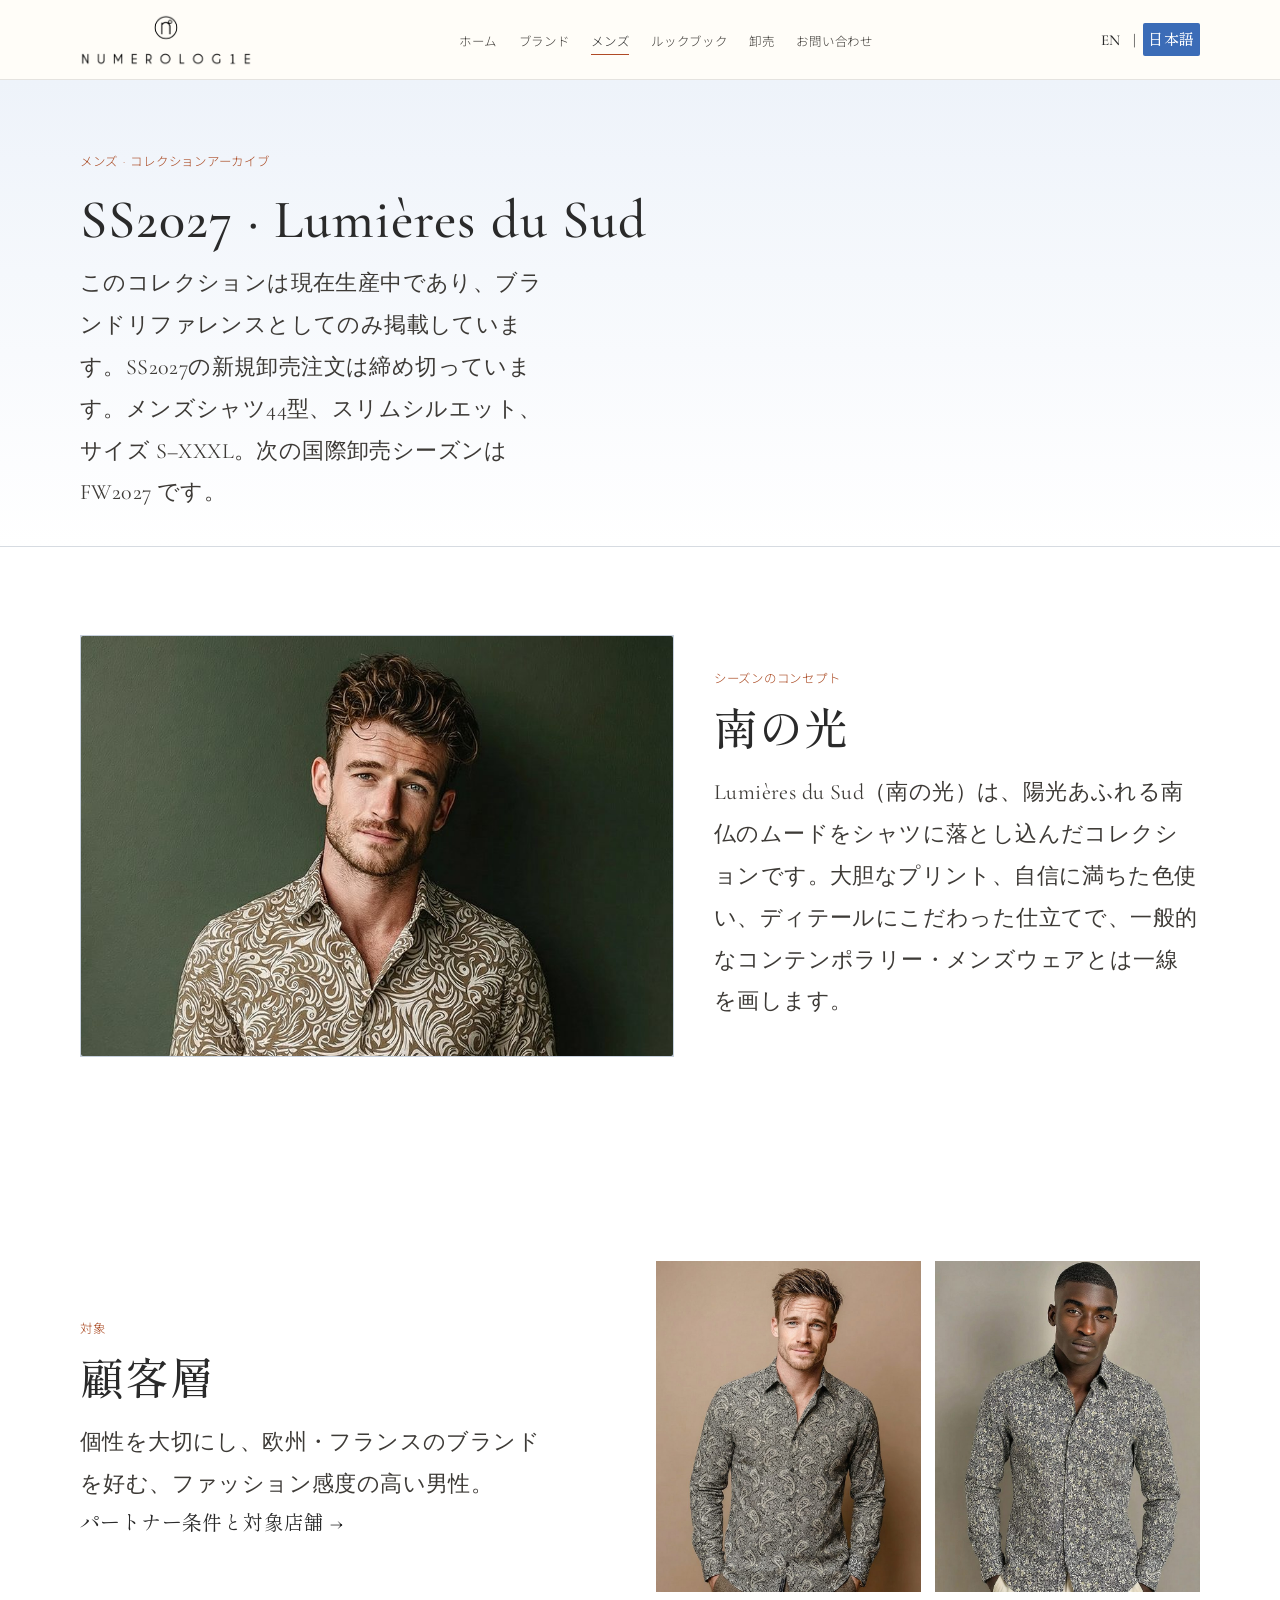
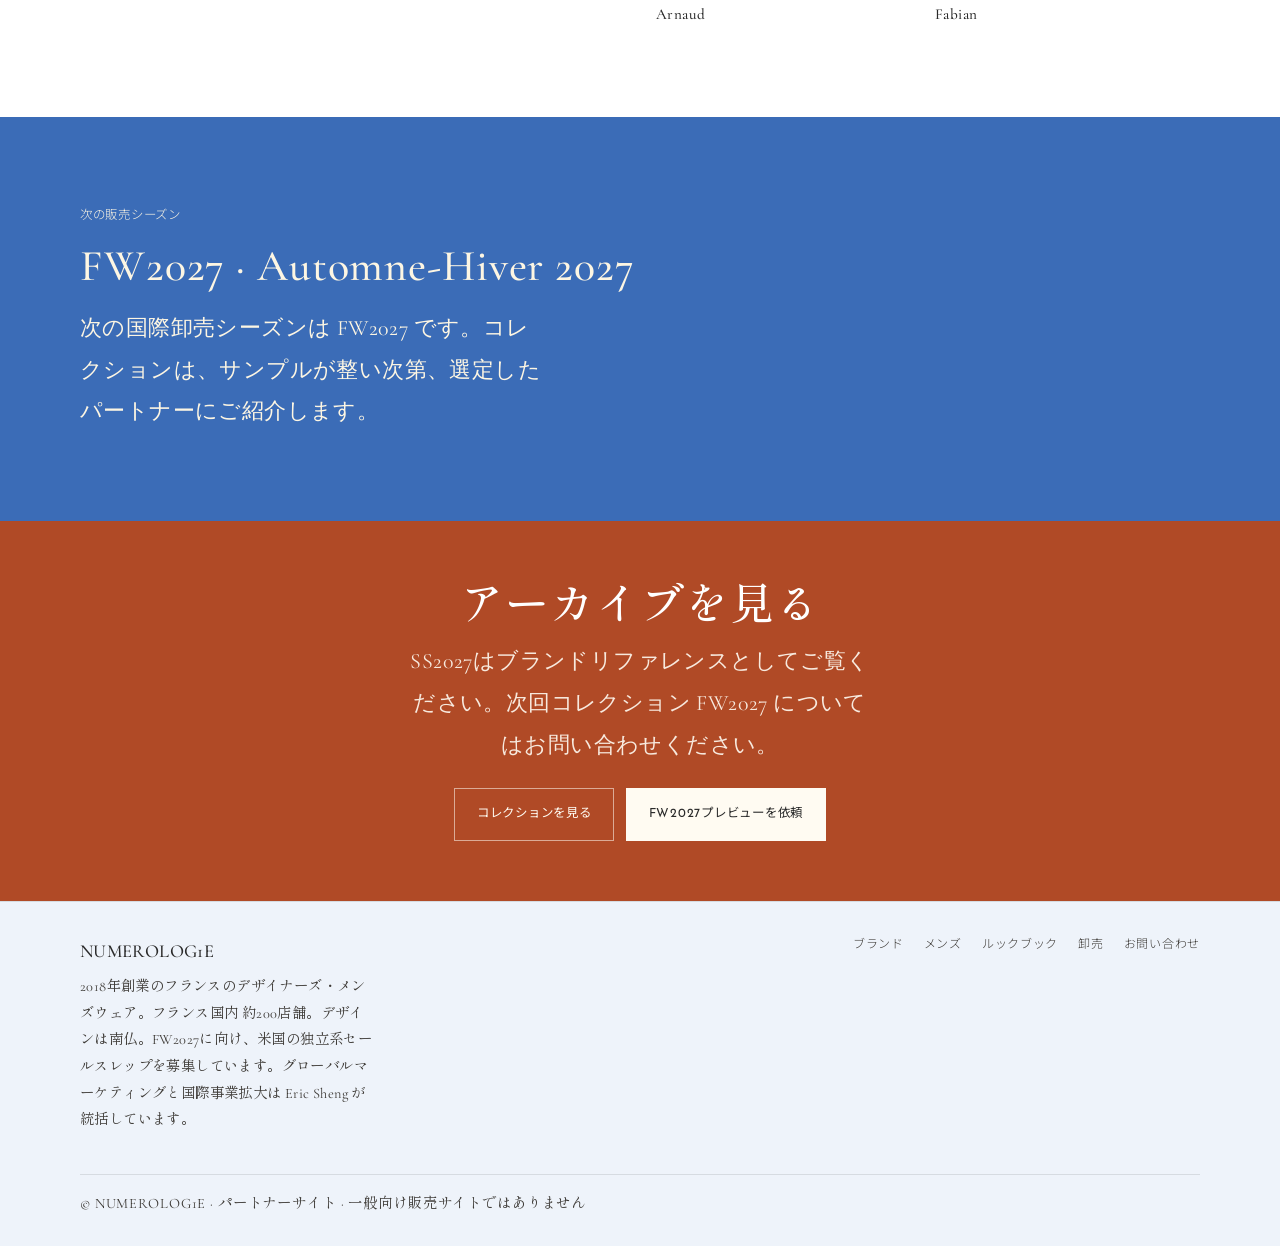
<file: ja/mens.html>
<!DOCTYPE html>
<html lang="ja">
<head>
<meta charset="UTF-8">
<meta name="viewport" content="width=device-width, initial-scale=1.0">
<title>メンズ · SS2027 アーカイブ — NUMEROLOG1E</title>
<meta name="description" content="SS2027 Lumières du Sud は Numerolog1e のブランドリファレンスです。現在生産中で、新規の卸売注文は締め切っています。次の国際卸売シーズンは FW2027 です。">
<link rel="preconnect" href="https://fonts.googleapis.com">
<link rel="preconnect" href="https://fonts.gstatic.com" crossorigin>
<link href="https://fonts.googleapis.com/css2?family=Cormorant+Garamond:ital,wght@0,400;0,500;1,400;1,500&family=Josefin+Sans:wght@300;400&family=Noto+Sans+JP:wght@300;400;500&family=Shippori+Mincho:wght@500;600&display=swap" rel="stylesheet">
<link rel="stylesheet" href="../css/styles.css?v=20261111c">
</head>
<body>
<header class="site-header">
  <div class="container header-inner">
    <a class="logo" href="index.html" aria-label="NUMEROLOG1E ホーム">
      <img src="../assets/logo.png" alt="NUMEROLOG1E">
    </a>
    <button class="nav-toggle" type="button" aria-expanded="false" aria-controls="site-nav">メニュー</button>
    <nav class="site-nav" id="site-nav" aria-label="メインメニュー">
      <ul>
        <li><a href="index.html">ホーム</a></li>
        <li><a href="brand.html">ブランド</a></li>
        <li><a href="mens.html" aria-current="page">メンズ</a></li>
        <li><a href="lookbook.html">ルックブック</a></li>
        <li><a href="wholesale.html">卸売</a></li>
        <li><a href="contact.html">お問い合わせ</a></li>
      </ul>
    </nav>
    <div class="lang-switch" aria-label="言語"><a href="../mens.html" lang="en">EN</a><span aria-hidden="true">|</span><a href="mens.html" aria-current="true" lang="ja">日本語</a></div>
  </div>
</header>

<main>
  <section class="page-hero">
    <div class="container">
      <p class="eyebrow">メンズ · コレクションアーカイブ</p>
      <h1>SS2027 · Lumières du Sud</h1>
      <p class="lead">このコレクションは現在生産中であり、ブランドリファレンスとしてのみ掲載しています。SS2027の新規卸売注文は締め切っています。メンズシャツ44型、スリムシルエット、サイズ S–XXXL。次の国際卸売シーズンは FW2027 です。</p>
    </div>
  </section>

  <section class="section">
    <div class="container grid-2-asymmetric">
      <div class="feature-media">
        <img src="../assets/img/marlon.jpg" alt="NUMEROLOG1E SS2027 メンズシャツ">
      </div>
      <div>
        <p class="eyebrow">シーズンのコンセプト</p>
        <h2>南の光</h2>
        <div class="prose">
          <p>Lumières du Sud（南の光）は、陽光あふれる南仏のムードをシャツに落とし込んだコレクションです。大胆なプリント、自信に満ちた色使い、ディテールにこだわった仕立てで、一般的なコンテンポラリー・メンズウェアとは一線を画します。</p>
        </div>
      </div>
    </div>
  </section>

  <section class="section">
    <div class="container grid-2" style="align-items:center;">
      <div>
        <p class="eyebrow">対象</p>
        <h2>顧客層</h2>
        <p class="lead">個性を大切にし、欧州・フランスのブランドを好む、ファッション感度の高い男性。</p>
        <p><a href="wholesale.html">パートナー条件と対象店舗 →</a></p>
      </div>
      <div class="photo-grid photo-grid-2">
        <figure><img src="../assets/img/arnaud.jpg" alt="NUMEROLOG1E — Arnaud"><figcaption>Arnaud</figcaption></figure>
        <figure><img src="../assets/img/fabian.jpg" alt="NUMEROLOG1E — Fabian"><figcaption>Fabian</figcaption></figure>
      </div>
    </div>
  </section>

  <section class="section section-cobalt">
    <div class="container">
      <p class="eyebrow">次の販売シーズン</p>
      <h2>FW2027 · Automne-Hiver 2027</h2>
      <p class="lead">次の国際卸売シーズンは FW2027 です。コレクションは、サンプルが整い次第、選定したパートナーにご紹介します。</p>
    </div>
  </section>

  <section class="section section-terracotta cta-band">
    <div class="container">
      <h2>アーカイブを見る</h2>
      <p class="lead" style="color:rgba(255,251,242,0.9);">SS2027はブランドリファレンスとしてご覧ください。次回コレクション FW2027 についてはお問い合わせください。</p>
      <div class="btn-row" style="justify-content:center;">
        <a class="btn btn-ghost" href="lookbook.html" style="border-color:rgba(255,251,242,0.55);color:#FFFBF2;">コレクションを見る</a>
        <a class="btn" href="contact.html" style="background:#FFFBF2;color:#2A2A2A;">FW2027プレビューを依頼</a>
      </div>
    </div>
  </section>
</main>

<footer class="site-footer">
  <div class="container footer-inner">
    <div>
      <div class="footer-brand">NUMEROLOG1E</div>
      <p class="footer-meta">2018年創業のフランスのデザイナーズ・メンズウェア。フランス国内 約200店舗。デザインは南仏。FW2027に向け、米国の独立系セールスレップを募集しています。グローバルマーケティングと国際事業拡大は Eric Sheng が統括しています。</p>
    </div>
    <nav class="footer-nav" aria-label="フッター">
      <a href="brand.html">ブランド</a>
      <a href="mens.html">メンズ</a>
      <a href="lookbook.html">ルックブック</a>
      <a href="wholesale.html">卸売</a>
      <a href="contact.html">お問い合わせ</a>
    </nav>
    <p class="footer-copy">© NUMEROLOG1E · パートナーサイト · 一般向け販売サイトではありません</p>
  </div>
</footer>
<script src="../js/main.js"></script>
</body>
</html>
</file>
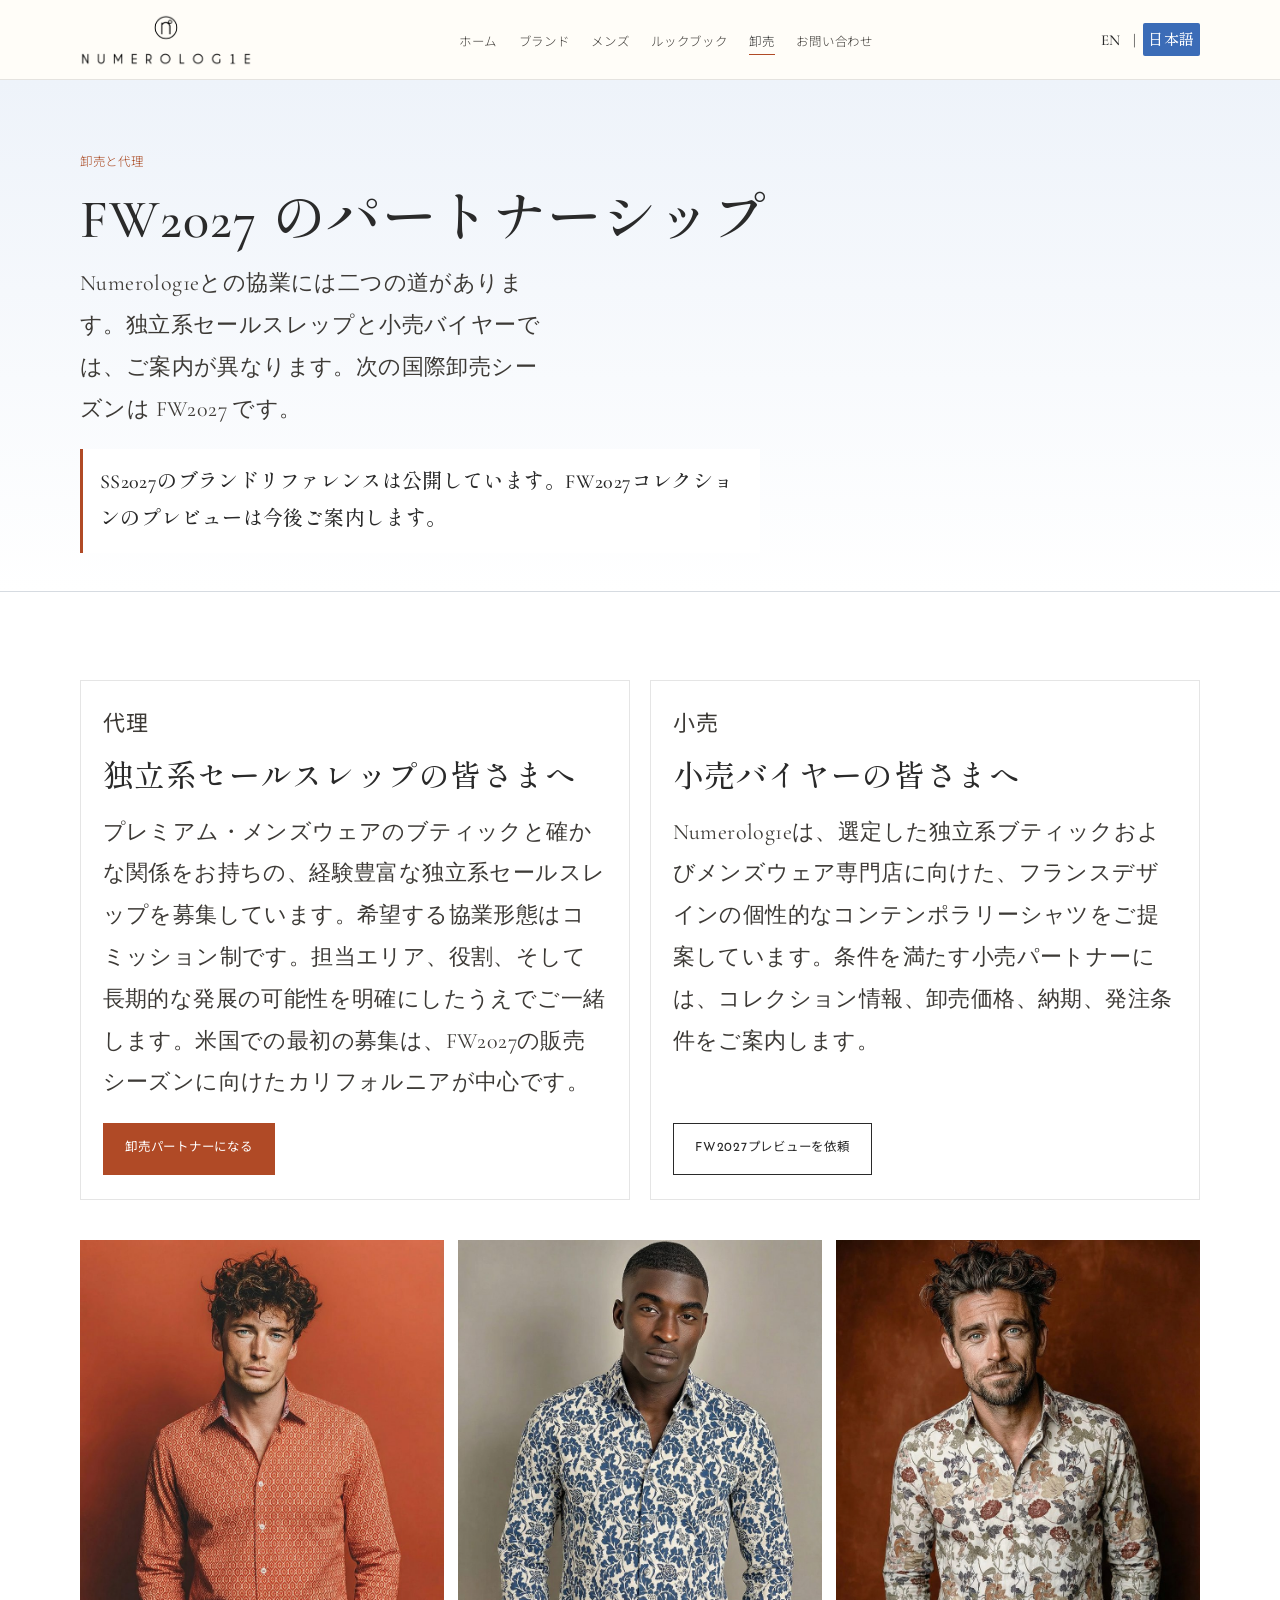
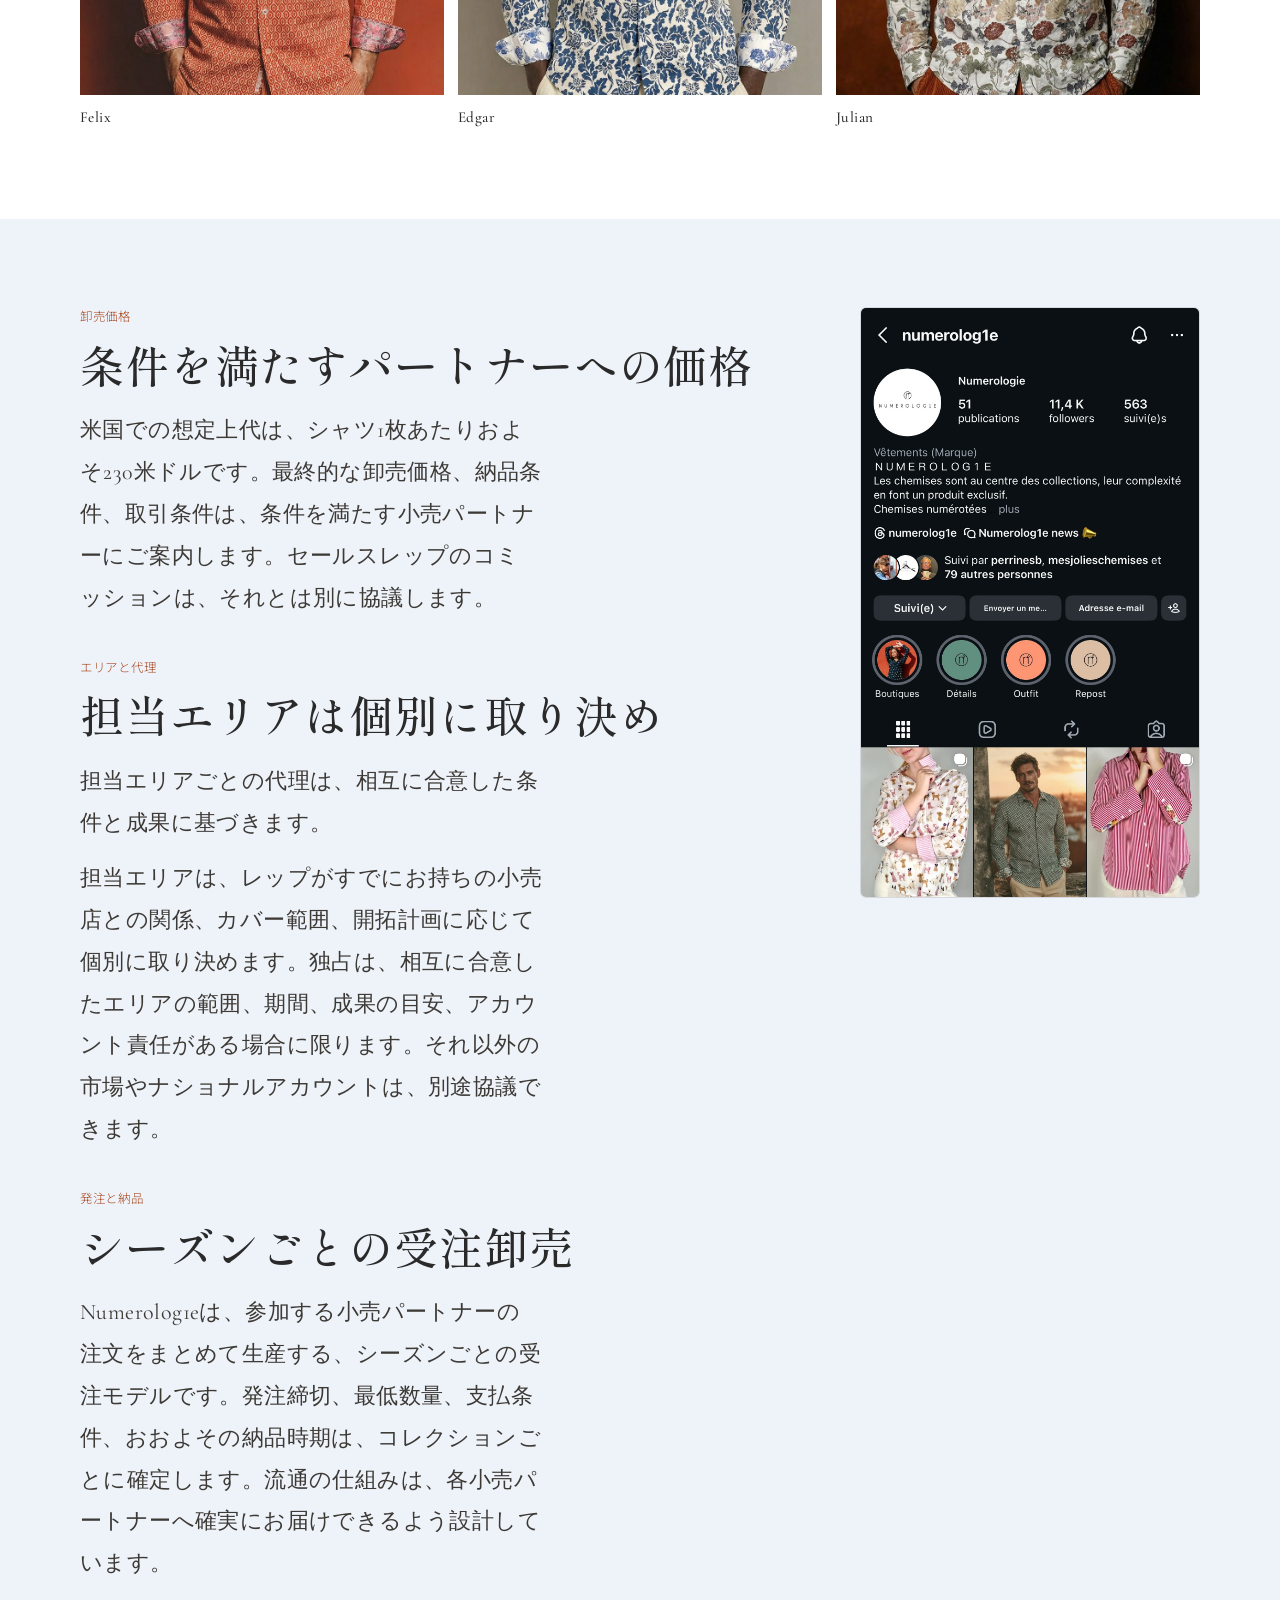
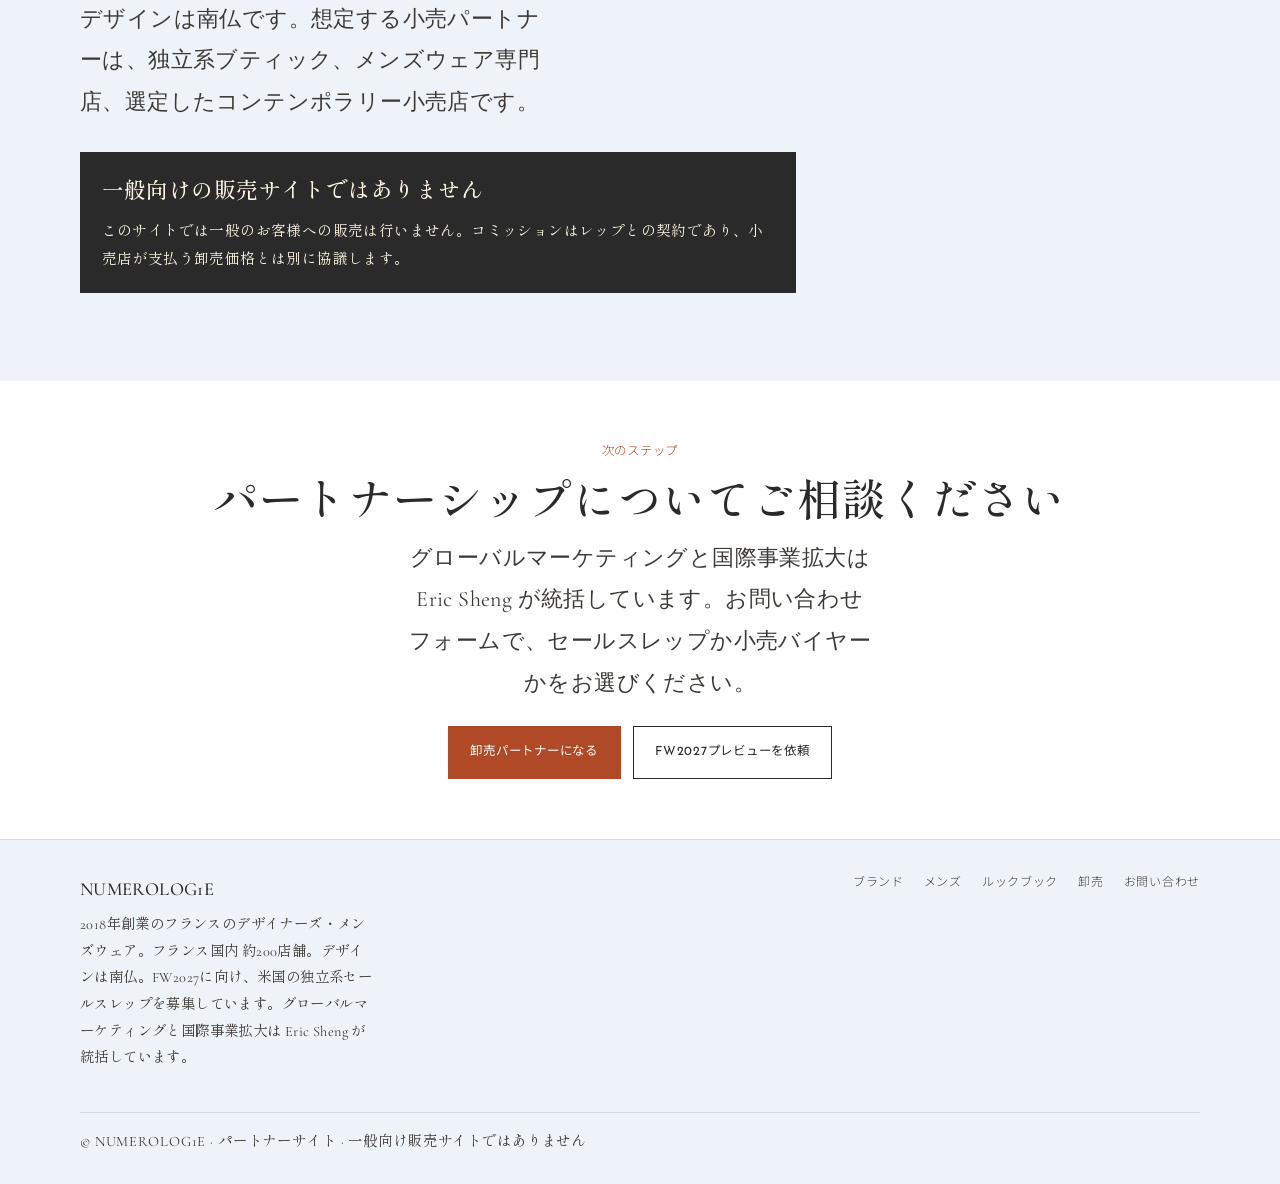
<file: ja/wholesale.html>
<!DOCTYPE html>
<html lang="ja">
<head>
<meta charset="UTF-8">
<meta name="viewport" content="width=device-width, initial-scale=1.0">
<title>卸売と代理 — NUMEROLOG1E</title>
<meta name="description" content="Numerolog1eの卸売と代理店募集。FW2027に向けた米国の独立系セールスレップと、条件を満たす小売バイヤーではご案内が異なります。米国での想定上代はシャツ1枚およそ230米ドル。一般向け販売サイトではありません。">
<link rel="preconnect" href="https://fonts.googleapis.com">
<link rel="preconnect" href="https://fonts.gstatic.com" crossorigin>
<link href="https://fonts.googleapis.com/css2?family=Cormorant+Garamond:ital,wght@0,400;0,500;1,400;1,500&family=Josefin+Sans:wght@300;400&family=Noto+Sans+JP:wght@300;400;500&family=Shippori+Mincho:wght@500;600&display=swap" rel="stylesheet">
<link rel="stylesheet" href="../css/styles.css?v=20261111c">
</head>
<body>
<header class="site-header">
  <div class="container header-inner">
    <a class="logo" href="index.html" aria-label="NUMEROLOG1E ホーム">
      <img src="../assets/logo.png" alt="NUMEROLOG1E">
    </a>
    <button class="nav-toggle" type="button" aria-expanded="false" aria-controls="site-nav">メニュー</button>
    <nav class="site-nav" id="site-nav" aria-label="メインメニュー">
      <ul>
        <li><a href="index.html">ホーム</a></li>
        <li><a href="brand.html">ブランド</a></li>
        <li><a href="mens.html">メンズ</a></li>
        <li><a href="lookbook.html">ルックブック</a></li>
        <li><a href="wholesale.html" aria-current="page">卸売</a></li>
        <li><a href="contact.html">お問い合わせ</a></li>
      </ul>
    </nav>
    <div class="lang-switch" aria-label="言語"><a href="../wholesale.html" lang="en">EN</a><span aria-hidden="true">|</span><a href="wholesale.html" aria-current="true" lang="ja">日本語</a></div>
  </div>
</header>

<main>
  <section class="page-hero">
    <div class="container">
      <p class="eyebrow">卸売と代理</p>
      <h1>FW2027 のパートナーシップ</h1>
      <p class="lead">Numerolog1eとの協業には二つの道があります。独立系セールスレップと小売バイヤーでは、ご案内が異なります。次の国際卸売シーズンは FW2027 です。</p>
      <p class="archive-banner">SS2027のブランドリファレンスは公開しています。FW2027コレクションのプレビューは今後ご案内します。</p>
    </div>
  </section>

  <section class="section">
    <div class="container">
      <div class="audience-grid">
        <article class="card audience-card">
          <p class="eyebrow">代理</p>
          <h2>独立系セールスレップの皆さまへ</h2>
          <p>プレミアム・メンズウェアのブティックと確かな関係をお持ちの、経験豊富な独立系セールスレップを募集しています。希望する協業形態はコミッション制です。担当エリア、役割、そして長期的な発展の可能性を明確にしたうえでご一緒します。米国での最初の募集は、FW2027の販売シーズンに向けたカリフォルニアが中心です。</p>
          <div class="btn-row">
            <a class="btn btn-primary" href="contact.html?inquiry=rep">卸売パートナーになる</a>
          </div>
        </article>
        <article class="card audience-card">
          <p class="eyebrow">小売</p>
          <h2>小売バイヤーの皆さまへ</h2>
          <p>Numerolog1eは、選定した独立系ブティックおよびメンズウェア専門店に向けた、フランスデザインの個性的なコンテンポラリーシャツをご提案しています。条件を満たす小売パートナーには、コレクション情報、卸売価格、納期、発注条件をご案内します。</p>
          <div class="btn-row">
            <a class="btn btn-outline" href="contact.html?inquiry=retail">FW2027プレビューを依頼</a>
          </div>
        </article>
      </div>
      <div class="photo-grid photo-grid-3 photo-strip">
        <figure><img src="../assets/img/felix.jpg" alt="NUMEROLOG1E — Felix"><figcaption>Felix</figcaption></figure>
        <figure><img src="../assets/img/edgar.jpg" alt="NUMEROLOG1E — Edgar"><figcaption>Edgar</figcaption></figure>
        <figure><img src="../assets/img/julian.jpg" alt="NUMEROLOG1E — Julian"><figcaption>Julian</figcaption></figure>
      </div>
    </div>
  </section>

  <section class="section section-sand">
    <div class="container ig-split">
      <div class="ig-text">
        <div class="stack-block">
          <p class="eyebrow">卸売価格</p>
          <h2>条件を満たすパートナーへの価格</h2>
          <p class="lead">米国での想定上代は、シャツ1枚あたりおよそ230米ドルです。最終的な卸売価格、納品条件、取引条件は、条件を満たす小売パートナーにご案内します。セールスレップのコミッションは、それとは別に協議します。</p>
        </div>
        <div class="stack-block">
          <p class="eyebrow">エリアと代理</p>
          <h2>担当エリアは個別に取り決め</h2>
          <p class="lead">担当エリアごとの代理は、相互に合意した条件と成果に基づきます。</p>
          <p class="lead">担当エリアは、レップがすでにお持ちの小売店との関係、カバー範囲、開拓計画に応じて個別に取り決めます。独占は、相互に合意したエリアの範囲、期間、成果の目安、アカウント責任がある場合に限ります。それ以外の市場やナショナルアカウントは、別途協議できます。</p>
        </div>
        <div class="stack-block">
          <p class="eyebrow">発注と納品</p>
          <h2>シーズンごとの受注卸売</h2>
          <p class="lead">Numerolog1eは、参加する小売パートナーの注文をまとめて生産する、シーズンごとの受注モデルです。発注締切、最低数量、支払条件、おおよその納品時期は、コレクションごとに確定します。流通の仕組みは、各小売パートナーへ確実にお届けできるよう設計しています。</p>
          <p class="lead">デザインは南仏です。想定する小売パートナーは、独立系ブティック、メンズウェア専門店、選定したコンテンポラリー小売店です。</p>
        </div>
        <div class="callout">
          <strong>一般向けの販売サイトではありません</strong>
          <p>このサイトでは一般のお客様への販売は行いません。コミッションはレップとの契約であり、小売店が支払う卸売価格とは別に協議します。</p>
        </div>
      </div>
      <figure class="ig-figure">
        <img class="ig-img" src="../assets/instagram-crop.jpg" alt="@numerolog1e Instagram プロフィール">
      </figure>
    </div>
  </section>

  <section class="section cta-band">
    <div class="container">
      <p class="eyebrow">次のステップ</p>
      <h2>パートナーシップについてご相談ください</h2>
      <p class="lead">グローバルマーケティングと国際事業拡大は Eric Sheng が統括しています。お問い合わせフォームで、セールスレップか小売バイヤーかをお選びください。</p>
      <div class="btn-row" style="justify-content:center;">
        <a class="btn btn-primary" href="contact.html?inquiry=rep">卸売パートナーになる</a>
        <a class="btn btn-outline" href="contact.html?inquiry=retail">FW2027プレビューを依頼</a>
      </div>
    </div>
  </section>
</main>

<footer class="site-footer">
  <div class="container footer-inner">
    <div>
      <div class="footer-brand">NUMEROLOG1E</div>
      <p class="footer-meta">2018年創業のフランスのデザイナーズ・メンズウェア。フランス国内 約200店舗。デザインは南仏。FW2027に向け、米国の独立系セールスレップを募集しています。グローバルマーケティングと国際事業拡大は Eric Sheng が統括しています。</p>
    </div>
    <nav class="footer-nav" aria-label="フッター">
      <a href="brand.html">ブランド</a>
      <a href="mens.html">メンズ</a>
      <a href="lookbook.html">ルックブック</a>
      <a href="wholesale.html">卸売</a>
      <a href="contact.html">お問い合わせ</a>
    </nav>
    <p class="footer-copy">© NUMEROLOG1E · パートナーサイト · 一般向け販売サイトではありません</p>
  </div>
</footer>
<script src="../js/main.js"></script>
</body>
</html>
</file>
<file: css/styles.css>
/* NUMEROLOG1E — Partner / Wholesale site */
:root {
  --cream: #FDF6E3;
  --sand: #EDE0C4;
  --terracotta: #B04A26;
  --cobalt: #3B6CB7;
  --gold: #C8A84B;
  --charcoal: #2A2A2A;
  --warm-white: #FFFFFF;
  --tint: #EEF3FA;
  --tint2: #DCE6F5;
  --cobalt-dark: #2F5A9E;
  --muted: #3d3a36;
  --line: rgba(42, 42, 42, 0.12);
  --max: 1120px;
}

*, *::before, *::after { box-sizing: border-box; margin: 0; padding: 0; }

html { scroll-behavior: smooth; }

body {
  background: var(--warm-white);
  color: var(--charcoal);
  font-family: 'Cormorant Garamond', Georgia, serif;
  font-weight: 400;
  line-height: 1.75;
  font-size: 20px;
  min-height: 100vh;
  display: flex;
  flex-direction: column;
}

img { max-width: 100%; display: block; height: auto; }
a { color: inherit; text-decoration: none; }
ul { list-style: none; }

.container {
  width: min(100% - 2.5rem, var(--max));
  margin-inline: auto;
}

/* ── Header ── */
.site-header {
  position: sticky;
  top: 0;
  z-index: 100;
  background: rgba(255, 253, 248, 0.97);
  backdrop-filter: blur(10px);
  border-bottom: 1px solid var(--line);
}

.header-inner {
  display: flex;
  align-items: center;
  justify-content: space-between;
  gap: 1.5rem;
  padding: 0.85rem 0;
}

.logo {
  display: flex;
  align-items: center;
  gap: 0.65rem;
  flex-shrink: 0;
}

.logo img {
  height: 52px;
  width: auto;
  max-width: 220px;
  object-fit: contain;
}

.logo-text {
  font-family: 'Cormorant Garamond', Georgia, serif;
  letter-spacing: 0.28em;
  font-size: 1.15rem;
  text-transform: uppercase;
  font-weight: 500;
}

.nav-toggle {
  display: none;
  background: transparent;
  border: 1px solid var(--line);
  color: var(--charcoal);
  padding: 0.45rem 0.7rem;
  font-family: 'Josefin Sans', system-ui, sans-serif;
  font-size: 0.78rem;
  letter-spacing: 0.32em;
  text-transform: uppercase;
  font-weight: 300;
  cursor: pointer;
}

.site-nav ul {
  display: flex;
  flex-wrap: wrap;
  gap: 0.15rem 1.35rem;
  align-items: center;
}

.site-nav a {
  font-family: 'Josefin Sans', system-ui, sans-serif;
  font-size: 0.78rem;
  letter-spacing: 0.28em;
  text-transform: uppercase;
  font-weight: 300;
  color: var(--muted);
  padding: 0.35rem 0;
  border-bottom: 1px solid transparent;
  transition: color 0.2s, border-color 0.2s;
}

.site-nav a:hover,
.site-nav a[aria-current="page"] {
  color: var(--charcoal);
  border-bottom-color: var(--terracotta);
}

/* ── Hero ── */
.hero {
  position: relative;
  background: var(--cobalt);
  color: var(--cream);
  overflow: hidden;
  min-height: clamp(420px, 72vh, 640px);
  display: grid;
  align-items: stretch;
}

.hero-grid {
  display: grid;
  grid-template-columns: 1.05fr 0.95fr;
  min-height: inherit;
}

.hero-copy {
  position: relative;
  z-index: 2;
  padding: clamp(2.5rem, 6vw, 5rem) clamp(1.5rem, 4vw, 3.5rem);
  display: flex;
  flex-direction: column;
  justify-content: center;
  gap: 1.25rem;
}

.hero-copy::before {
  content: '';
  position: absolute;
  inset: 0;
  background:
    radial-gradient(ellipse 70% 50% at 0% 0%, rgba(224,123,84,0.28) 0%, transparent 55%),
    radial-gradient(ellipse 50% 60% at 100% 100%, rgba(200,168,75,0.18) 0%, transparent 50%);
  pointer-events: none;
}

.hero-kicker {
  font-family: 'Josefin Sans', system-ui, sans-serif;
  font-size: 0.78rem;
  letter-spacing: 0.34em;
  text-transform: uppercase;
  font-weight: 300;
  color: var(--cream);
  position: relative;
}

.hero h1 {
  font-family: 'Cormorant Garamond', Georgia, serif;
  font-weight: 500;
  font-size: clamp(2.4rem, 5.2vw, 3.7rem);
  line-height: 1.15;
  letter-spacing: 0.02em;
  position: relative;
  max-width: 16ch;
}

.hero-sub {
  font-family: 'Josefin Sans', system-ui, sans-serif;
  font-size: 0.95rem;
  font-weight: 300;
  letter-spacing: 0.05em;
  line-height: 1.7;
  color: var(--cream);
  max-width: 42ch;
  position: relative;
}

.hero-media {
  position: relative;
  min-height: 320px;
  background: #2f5a9e;
}

.hero-media img {
  width: 100%;
  height: 100%;
  object-fit: cover;
  object-position: center top;
}

.hero-note {
  font-size: 0.9rem;
  letter-spacing: 0.04em;
  color: var(--cream);
  max-width: 42ch;
  position: relative;
  border-left: 2px solid var(--terracotta);
  padding-left: 0.9rem;
  margin-top: 0.5rem;
}

/* ── Buttons ── */
.btn-row {
  display: flex;
  flex-wrap: wrap;
  gap: 0.75rem;
  margin-top: 0.75rem;
  position: relative;
}

.btn {
  display: inline-flex;
  align-items: center;
  justify-content: center;
  padding: 0.85rem 1.35rem;
  font-family: 'Josefin Sans', system-ui, sans-serif;
  font-size: 0.78rem;
  letter-spacing: 0.28em;
  text-transform: uppercase;
  font-weight: 400;
  border: 1px solid transparent;
  cursor: pointer;
  transition: background 0.2s, color 0.2s, border-color 0.2s;
}

.btn-primary {
  background: var(--terracotta);
  color: var(--warm-white);
  border-color: var(--terracotta);
}

.btn-primary:hover { background: #923C1E; border-color: #923C1E; }

.btn-ghost {
  background: transparent;
  color: var(--cream);
  border-color: rgba(253, 246, 227, 0.45);
}

.btn-ghost:hover { border-color: var(--cream); background: rgba(255,255,255,0.06); }

.btn-outline {
  background: transparent;
  color: var(--charcoal);
  border-color: var(--charcoal);
}

.btn-outline:hover {
  background: var(--charcoal);
  color: var(--warm-white);
}

.btn-dark {
  background: var(--charcoal);
  color: var(--warm-white);
}

.btn-dark:hover { background: #111; }

/* ── Sections ── */
main { flex: 1; }

.section {
  padding: clamp(3rem, 7vw, 5.5rem) 0;
}

.section-sand { background: var(--tint); }
.section-cobalt h2, .section-cobalt h3, .section-cobalt p, .section-cobalt li { color: var(--cream); }
.section-cobalt a:not(.btn) { color: #FFFFFF; text-decoration: underline; }
.section-cobalt {
  background: var(--cobalt);
  color: var(--cream);
}
.section-terracotta {
  background: var(--terracotta);
  color: var(--warm-white);
}

.eyebrow {
  font-family: 'Josefin Sans', system-ui, sans-serif;
  font-size: 0.78rem;
  letter-spacing: 0.36em;
  text-transform: uppercase;
  font-weight: 300;
  color: #A9471F;
  margin-bottom: 0.85rem;
}

.section-cobalt .eyebrow,
.section-terracotta .eyebrow { color: var(--cream); }

h2 {
  font-family: 'Cormorant Garamond', Georgia, serif;
  font-weight: 500;
  font-size: clamp(1.9rem, 3.8vw, 2.75rem);
  line-height: 1.15;
  letter-spacing: 0.02em;
  margin-bottom: 1rem;
}

h3 {
  font-family: 'Cormorant Garamond', Georgia, serif;
  font-weight: 500;
  font-size: 1.45rem;
  letter-spacing: 0.02em;
  margin-bottom: 0.55rem;
}

.lead {
  font-family: 'Cormorant Garamond', Georgia, serif;
  font-size: 22px;
  font-weight: 400;
  line-height: 1.9;
  color: var(--muted);
  max-width: 42ch;
}

.section-cobalt .lead { color: var(--cream); }

.page-hero {
  padding: clamp(2.75rem, 6vw, 4.5rem) 0 2rem;
  border-bottom: 1px solid var(--line);
  background:
    linear-gradient(180deg, var(--tint) 0%, var(--warm-white) 100%);
}

.page-hero h1 {
  font-family: 'Cormorant Garamond', Georgia, serif;
  font-weight: 500;
  font-size: clamp(2.2rem, 4.5vw, 3.4rem);
  letter-spacing: 0.02em;
  line-height: 1.15;
  margin-bottom: 0.75rem;
}

.page-hero .lead { margin-top: 0.5rem; }

/* ── Cards / grids ── */
.grid-3 {
  display: grid;
  grid-template-columns: repeat(3, 1fr);
  gap: 1.25rem;
}

.grid-2 {
  display: grid;
  grid-template-columns: 1fr 1fr;
  gap: 2rem;
}

.grid-2-asymmetric {
  display: grid;
  grid-template-columns: 1.1fr 0.9fr;
  gap: 2.5rem;
  align-items: center;
}

.card {
  background: var(--warm-white);
  border: 1px solid var(--line);
  padding: 1.5rem 1.35rem;
}

.section-sand .card { background: var(--warm-white); }

.card-icon {
  font-family: 'Cormorant Garamond', Georgia, serif;
  font-size: 1.6rem;
  color: var(--terracotta);
  margin-bottom: 0.65rem;
  letter-spacing: 0.04em;
}

.card p, .prose p {
  color: var(--muted);
  font-family: 'Cormorant Garamond', Georgia, serif;
  font-size: 22px;
  font-weight: 400;
  line-height: 1.9;
}

.card p + p, .prose p + p { margin-top: 0.85rem; }

.stat-row {
  display: grid;
  grid-template-columns: repeat(4, 1fr);
  gap: 1rem;
  margin-top: 2rem;
}

.stat {
  border-top: 2px solid var(--terracotta);
  padding-top: 1rem;
}

.stat-value {
  font-family: 'Cormorant Garamond', Georgia, serif;
  font-size: clamp(1.6rem, 3vw, 2.2rem);
  font-weight: 400;
  line-height: 1.1;
  margin-bottom: 0.35rem;
}

.stat-label {
  font-family: 'Josefin Sans', system-ui, sans-serif;
  font-size: 0.75rem;
  letter-spacing: 0.32em;
  text-transform: uppercase;
  font-weight: 300;
  color: var(--muted);
}

.section-cobalt .stat { border-top-color: var(--gold); }
.section-cobalt .stat-label { color: var(--cream); }

/* ── Detail list ── */
.detail-list {
  display: grid;
  gap: 1rem;
  margin-top: 1.5rem;
}

.detail-item {
  display: grid;
  grid-template-columns: 3.2rem 1fr;
  gap: 1rem;
  align-items: start;
  padding-bottom: 1rem;
  border-bottom: 1px solid var(--line);
}

.detail-num {
  font-family: 'Cormorant Garamond', Georgia, serif;
  font-size: 1.5rem;
  color: var(--terracotta);
  line-height: 1;
}

.detail-item h3 { margin-bottom: 0.25rem; font-size: 1.2rem; }
.detail-item p { color: var(--muted); font-size: 0.92rem; }

/* ── Lookbook grid ── */
.lookbook-grid {
  display: grid;
  grid-template-columns: repeat(3, 1fr);
  gap: 1.25rem;
}

.look-card {
  background: var(--warm-white);
  border: 1px solid var(--line);
  overflow: hidden;
  display: flex;
  flex-direction: column;
}

.look-card a {
  display: block;
  overflow: hidden;
  background: var(--tint2);
}

.look-card img {
  width: 100%;
  aspect-ratio: 3 / 4.2;
  object-fit: cover;
  object-position: center top;
  transition: transform 0.35s ease;
}

.look-card:hover img { transform: scale(1.02); }

.look-meta {
  padding: 1rem 1.05rem 1.15rem;
  border-top: 1px solid var(--line);
}

.look-meta .style-no {
  font-family: 'Josefin Sans', system-ui, sans-serif;
  font-size: 0.75rem;
  font-weight: 300;
  letter-spacing: 0.28em;
  text-transform: uppercase;
  color: var(--terracotta);
  margin-bottom: 0.25rem;
}

.look-meta h3 {
  font-size: 1.45rem;
  font-style: italic;
  font-weight: 500;
  margin-bottom: 0.2rem;
}

.look-meta p {
  font-size: 0.9rem;
  color: var(--ink, #2a2622);
  letter-spacing: 0.02em;
}

.note-box {
  margin-top: 2rem;
  padding: 1.15rem 1.25rem;
  background: var(--tint);
  border-left: 3px solid var(--gold);
  font-size: 0.9rem;
  color: var(--muted);
}

/* ── Wholesale steps ── */
.steps {
  display: grid;
  grid-template-columns: repeat(3, 1fr);
  gap: 1.25rem;
  margin-top: 2rem;
}

.step {
  padding: 1.5rem 1.25rem;
  background: var(--warm-white);
  border: 1px solid var(--line);
}

.step-num {
  font-family: 'Cormorant Garamond', Georgia, serif;
  font-size: 2rem;
  color: var(--cobalt);
  line-height: 1;
  margin-bottom: 0.75rem;
}

.check-list {
  margin-top: 1rem;
  display: grid;
  gap: 0.65rem;
}

.check-list li {
  position: relative;
  padding-left: 1.35rem;
  color: var(--muted);
  font-size: 0.95rem;
}

.check-list li::before {
  content: '';
  position: absolute;
  left: 0;
  top: 0.55rem;
  width: 0.55rem;
  height: 0.55rem;
  background: var(--terracotta);
  border-radius: 50%;
}

.terms-table {
  width: 100%;
  border-collapse: collapse;
  margin-top: 1.5rem;
  font-size: 0.92rem;
}

.terms-table th,
.terms-table td {
  text-align: left;
  padding: 0.85rem 0.75rem;
  border-bottom: 1px solid var(--line);
  vertical-align: top;
}

.terms-table th {
  font-family: 'Josefin Sans', system-ui, sans-serif;
  letter-spacing: 0.22em;
  text-transform: uppercase;
  font-weight: 300;
  font-size: 0.75rem;
  color: var(--muted);
  width: 34%;
}

.callout {
  margin-top: 1.75rem;
  padding: 1.25rem 1.35rem;
  background: var(--charcoal);
  color: var(--cream);
}

.callout strong {
  display: block;
  font-family: 'Cormorant Garamond', Georgia, serif;
  font-size: 1.35rem;
  font-weight: 400;
  margin-bottom: 0.4rem;
}

.callout p { color: var(--cream); font-size: 0.92rem; }

/* ── Contact form ── */
.contact-layout {
  display: grid;
  grid-template-columns: 0.9fr 1.1fr;
  gap: 2.5rem;
  align-items: start;
}

.form-grid {
  display: grid;
  grid-template-columns: 1fr 1fr;
  gap: 1rem;
}

.form-field { display: flex; flex-direction: column; gap: 0.4rem; }
.form-field.full { grid-column: 1 / -1; }

label {
  font-family: 'Josefin Sans', system-ui, sans-serif;
  font-size: 0.75rem;
  letter-spacing: 0.22em;
  text-transform: uppercase;
  font-weight: 300;
  color: var(--muted);
}

input, textarea, select {
  font-family: inherit;
  font-size: 0.95rem;
  font-weight: 400;
  padding: 0.75rem 0.85rem;
  border: 1px solid var(--line);
  background: var(--warm-white);
  color: var(--charcoal);
  border-radius: 0;
}

input:focus, textarea:focus, select:focus {
  outline: 2px solid var(--cobalt);
  outline-offset: 1px;
}

textarea { min-height: 140px; resize: vertical; }

.form-actions {
  margin-top: 1rem;
  display: flex;
  flex-wrap: wrap;
  gap: 0.75rem;
  align-items: center;
}

.form-hint {
  font-size: 0.9rem;
  color: var(--muted);
}

.direct-contact {
  background: var(--tint);
  border: 1px solid var(--line);
  padding: 1.5rem 1.35rem;
}

.direct-contact a {
  color: var(--cobalt);
  border-bottom: 1px solid rgba(59,108,183,0.35);
}

.direct-contact a:hover { border-bottom-color: var(--cobalt); }

.contact-person + .contact-person {
  margin-top: 1.15rem;
  padding-top: 1.15rem;
  border-top: 1px solid var(--line);
}

.contact-person {
  display: grid;
  grid-template-columns: 5.5rem minmax(0, 1fr);
  column-gap: 0.95rem;
  align-items: start;
}

.contact-portrait {
  width: 5.5rem;
  height: calc(5.5rem * 5 / 4);
  object-fit: cover;
  object-position: center center;
  border: 1px solid var(--line);
  display: block;
}

.contact-person h2 {
  margin-bottom: 0.2rem;
}

.contact-person a {
  overflow-wrap: anywhere;
}

@media (max-width: 420px) {
  .contact-person { grid-template-columns: 4.5rem minmax(0, 1fr); }
  .contact-portrait {
    width: 4.5rem;
    height: calc(4.5rem * 5 / 4);
  }
}

/* ── CTA band ── */
.cta-band {
  padding: clamp(2.5rem, 5vw, 3.75rem) 0;
  text-align: center;
}

.cta-band h2 { margin-bottom: 0.6rem; }
.cta-band .lead { margin-inline: auto; margin-bottom: 1.35rem; }

/* ── Footer ── */
.site-footer {
  border-top: 1px solid var(--line);
  background: var(--tint);
  padding: 2rem 0 1.75rem;
  margin-top: auto;
}

.footer-inner {
  display: flex;
  flex-wrap: wrap;
  justify-content: space-between;
  gap: 1.25rem;
  align-items: flex-start;
}

.footer-brand {
  font-family: 'Cormorant Garamond', Georgia, serif;
  letter-spacing: 0.32em;
  text-transform: uppercase;
  font-weight: 500;
  font-size: 1.15rem;
  margin-bottom: 0.4rem;
}

.footer-meta {
  font-size: 0.9rem;
  color: var(--muted);
  max-width: 42ch;
}

.footer-nav {
  display: flex;
  flex-wrap: wrap;
  gap: 0.75rem 1.25rem;
}

.footer-nav a {
  font-family: 'Josefin Sans', system-ui, sans-serif;
  font-size: 0.75rem;
  letter-spacing: 0.28em;
  text-transform: uppercase;
  font-weight: 300;
  color: var(--muted);
}

.footer-nav a:hover { color: var(--charcoal); }

.footer-copy {
  width: 100%;
  margin-top: 1.25rem;
  padding-top: 1rem;
  border-top: 1px solid var(--line);
  font-size: 0.9rem;
  letter-spacing: 0.06em;
  color: var(--muted);
}

/* ── Fabric chips ── */
.chip-row {
  display: flex;
  flex-wrap: wrap;
  gap: 0.5rem;
  margin-top: 1.25rem;
}

.chip {
  font-family: 'Josefin Sans', system-ui, sans-serif;
  font-size: 0.75rem;
  letter-spacing: 0.28em;
  text-transform: uppercase;
  font-weight: 300;
  padding: 0.45rem 0.7rem;
  border: 1px solid var(--line);
  background: var(--warm-white);
  color: var(--charcoal);
}

/* ── Split feature ── */
.feature-media {
  background: var(--tint2);
  overflow: hidden;
  border: 1px solid var(--line);
}

.feature-media img {
  width: 100%;
  height: auto;
  max-height: 420px;
  object-fit: cover;
  object-position: top center;
  border-radius: 2px;
}

/* ── Responsive ── */
@media (max-width: 900px) {
  .hero-grid,
  .grid-2,
  .grid-2-asymmetric,
  .contact-layout {
    grid-template-columns: 1fr;
  }
  .grid-3,
  .steps,
  .lookbook-grid {
    grid-template-columns: 1fr 1fr;
  }
  .stat-row { grid-template-columns: 1fr 1fr; }
  .hero-media { min-height: 280px; max-height: 420px; }
  .hero-media img { max-height: 420px; }
}

@media (max-width: 720px) {
  .nav-toggle { display: inline-flex; }
  .site-nav {
    display: none;
    width: 100%;
  }
  .site-nav.is-open { display: block; }
  .header-inner { flex-wrap: wrap; }
  .site-nav ul {
    flex-direction: column;
    align-items: flex-start;
    gap: 0.15rem;
    padding: 0.5rem 0 0.75rem;
  }
  .grid-3,
  .steps,
  .lookbook-grid,
  .form-grid,
  .stat-row {
    grid-template-columns: 1fr;
  }
}

@media (prefers-reduced-motion: reduce) {
  html { scroll-behavior: auto; }
  .look-card img { transition: none; }
}

/* Fix: keep portrait hero photo from stretching the hero on wide screens */
.hero-media { position: relative; overflow: hidden; min-height: inherit; }
.hero-media img { position: absolute; inset: 0; width: 100%; height: 100%; object-fit: cover; object-position: center top; }
@media (max-width: 900px) {
  .hero-media { min-height: 320px; }
}

/* natural-ratio image (no forced crop) */
.feature-media img.img-natural { max-height: none; height: auto; object-fit: contain; }

/* language switch */
.lang-switch { display:flex; gap:.4rem; align-items:center; font-size:.95rem; font-weight:500; margin-left:1rem; }
.lang-switch a { color: var(--charcoal); text-decoration:none; padding:.15rem .35rem; }
.lang-switch a[aria-current="true"] { color:#fff; background: var(--cobalt); border-radius:2px; }
/* Japanese */
html[lang="ja"] body { font-family: 'Cormorant Garamond', 'Shippori Mincho', Georgia, serif; font-weight:400; line-height:1.85; letter-spacing:.02em; }
html[lang="ja"] h1, html[lang="ja"] h2, html[lang="ja"] h3,
html[lang="ja"] .fw-big, html[lang="ja"] .bleed-cap, html[lang="ja"] .stat-value,
html[lang="ja"] .footer-brand, html[lang="ja"] .hero-tagline, html[lang="ja"] .logo-text,
html[lang="ja"] .step-num, html[lang="ja"] .detail-num, html[lang="ja"] .card-icon,
html[lang="ja"] .callout strong {
  font-family: 'Cormorant Garamond', 'Shippori Mincho', Georgia, serif;
  font-weight: 500;
  letter-spacing: .02em;
}
html[lang="ja"] .eyebrow, html[lang="ja"] .hero-kicker,
html[lang="ja"] .site-nav a, html[lang="ja"] .footer-nav a, html[lang="ja"] .btn,
html[lang="ja"] label, html[lang="ja"] .stat-label, html[lang="ja"] .fw-chip {
  font-family: 'Josefin Sans', 'Noto Sans JP', system-ui, sans-serif;
  text-transform: none;
  letter-spacing: .06em;
}
h1 em, h2 em, .wordmark em {
  font-style: italic;
  font-weight: 400;
}
.hero h1 em, .section-cobalt h2 em, .fw-block h2 em { color: var(--gold); }
.wordmark {
  font-family: 'Cormorant Garamond', Georgia, serif;
  font-weight: 500;
  letter-spacing: 0.22em;
  text-transform: uppercase;
}

.hero-tagline { font-family: "Cormorant Garamond", Georgia, serif; font-size: 1.5rem; color: var(--cream); margin: 0 0 .5rem; }
.hero-tagline .gloss { font-family: inherit; font-size: 1.05rem; opacity: 1; }
html[lang="ja"] .hero-tagline .gloss { font-family: "Josefin Sans", "Noto Sans JP", sans-serif; font-size: 1rem; }
html[lang="ja"] .hero h1 { max-width: 12em; font-size: clamp(1.9rem, 4.4vw, 2.85rem); }

/* v3 */
.page-hero-boxed { background: none; border-bottom: 0; padding-bottom: 0; }
.page-hero-boxed .container { background: var(--tint); border: 1px solid var(--line); padding: clamp(1.75rem, 4vw, 2.75rem); }
.next-callout { display: inline-block; background: var(--cobalt); color: #FFFFFF; font-weight: 500; font-size: 1rem; padding: .7rem 1rem; margin: .9rem 0 .4rem; border-radius: 2px; }
.terms-wrap { max-width: 760px; }
.ig-split { display: grid; grid-template-columns: minmax(0,1fr) 320px; gap: clamp(2rem,5vw,4rem); align-items: center; }
.ig-figure { margin: 0; width: 100%; max-width: 320px; justify-self: end; }
.ig-figure img { display: block; width: 100%; height: auto; border: 1px solid var(--line); border-radius: 6px; }
.roles-block { margin: 1.25rem 0 0; padding: 1.1rem 1.2rem; background: #FFFFFF; border-left: 3px solid var(--cobalt); }
.roles-block p:not(.eyebrow) { color: var(--charcoal); font-size: 1rem; line-height: 1.7; }
@media (max-width: 800px) { .ig-split { grid-template-columns: 1fr; } .ig-figure { justify-self: center; } }

/* v4 */
.ig-split { grid-template-columns: minmax(0,1fr) 340px; align-items: start; }
.ig-figure { max-width: 340px; position: sticky; top: 96px; }
.target-doors { margin-top: 2.5rem; padding-top: 2rem; border-top: 1px solid var(--line); }
.terms-wrap { max-width: none; }
.roles-contact { margin-top: .8rem; font-size: .95rem; }
@media (max-width: 800px) { .ig-figure { position: static; } }

/* v8 imagery */
.photo-grid { display:grid; gap:14px; margin-top:1.75rem; }
.photo-grid-2 { grid-template-columns:repeat(2,1fr); }
.photo-grid-3 { grid-template-columns:repeat(3,1fr); }
.photo-grid-4 { grid-template-columns:repeat(4,1fr); }
.photo-grid figure { margin:0; }
.photo-grid img { display:block; width:100%; aspect-ratio:4/5; object-fit:cover; object-position:top center; }
.photo-grid .feature-media img { aspect-ratio:4/3; max-height:none; }
.photo-grid figcaption { font-size:.95rem; font-weight:500; padding:.5rem 0 0; color:var(--charcoal); }
.section-cobalt .photo-grid figcaption { color:var(--cream); }
.photo-strip { margin-top:2.5rem; }
.bleed { position:relative; height:min(78vh,760px); overflow:hidden; background:var(--cobalt); }
.bleed img { width:100%; height:100%; object-fit:cover; object-position:center 25%; display:block; }
.bleed-cap { position:absolute; left:50%; bottom:2.25rem; transform:translateX(-50%); background:rgba(31,58,104,.88); color:#fff; font-family:'Cormorant Garamond',Georgia,serif; font-size:1.6rem; padding:.5rem 1.25rem; white-space:nowrap; }
.founder-portrait { margin:0; }
.founder-portrait img { width:100%; height:auto; display:block; border:1px solid var(--line); }
.serial-feature { display:grid; grid-template-columns:1.2fr .8fr; gap:clamp(2rem,5vw,4rem); align-items:center; }
.serial-feature figure { margin:0; }
.serial-feature img { width:100%; display:block; border:1px solid rgba(255,255,255,.3); }
@media (max-width:900px){ .photo-grid-4{grid-template-columns:repeat(2,1fr);} .photo-grid-3{grid-template-columns:repeat(2,1fr);} .serial-feature{grid-template-columns:1fr;} }
@media (max-width:520px){ .photo-grid-2,.photo-grid-3,.photo-grid-4{grid-template-columns:1fr 1fr;} .bleed-cap{font-size:1.2rem;} }

.photo-grid-5 { grid-template-columns:repeat(5,1fr); }
@media (max-width:900px){ .photo-grid-5{grid-template-columns:repeat(3,1fr);} }
@media (max-width:520px){ .photo-grid-5{grid-template-columns:repeat(2,1fr);} }

.fw-block .fw-big{font-family:'Cormorant Garamond',Georgia,serif;font-size:clamp(4rem,10vw,8rem);line-height:1;color:var(--cream);margin:0 0 .5rem;}
.fw-block h2,.fw-block .lead{color:#fff;}
.fw-block .gloss{font-size:.6em;}
.fw-chips{display:flex;flex-wrap:wrap;gap:.6rem;margin:1.25rem 0 1.5rem;}
.fw-chip{font-family:'Josefin Sans',system-ui,sans-serif;border:1px solid rgba(255,255,255,.6);color:#fff;padding:.45rem .9rem;font-size:.78rem;font-weight:300;letter-spacing:.22em;text-transform:uppercase;}

@media (max-width:520px){ .ig-figure{max-width:100%;} .ig-split{grid-template-columns:minmax(0,1fr);} }

/* FW2027 recruitment */
.hero-kicker { max-width: 46ch; line-height: 1.45; }
.proof-line {
  display: flex;
  flex-wrap: wrap;
  align-items: baseline;
  gap: 0.15rem 0;
  list-style: none;
  margin: 1.35rem 0 0;
  padding-top: 1.1rem;
  border-top: 1px solid rgba(255,255,255,0.35);
}
.proof-line li { font-weight: 500; letter-spacing: 0.03em; }
.proof-line li:not(:last-child)::after {
  content: "·";
  margin: 0 0.7rem;
}
.page-intro p { max-width: 62ch; color: var(--charcoal); font-family: 'Josefin Sans', system-ui, sans-serif; font-weight: 300; font-size: 1rem; letter-spacing: 0.04em; line-height: 1.75; }
.page-intro p + p { margin-top: 0.85rem; }
.archive-banner {
  margin: 1.15rem 0 0.35rem;
  padding: 0.95rem 1.05rem;
  max-width: 68ch;
  background: #fff;
  border-left: 3px solid var(--terracotta);
  color: var(--charcoal);
  font-weight: 500;
}
.audience-grid {
  display: grid;
  grid-template-columns: 1fr 1fr;
  gap: 1.25rem;
}
.audience-card {
  display: flex;
  flex-direction: column;
}
.audience-card h2 { font-size: clamp(1.55rem, 2.4vw, 2.05rem); }
.audience-card .btn-row { margin-top: auto; padding-top: 1.15rem; }
.stack-block + .stack-block { margin-top: 2.4rem; }
.stack-block .lead + .lead { margin-top: 0.85rem; }

input[type="checkbox"] {
  width: 1.05rem;
  height: 1.05rem;
  padding: 0;
  accent-color: var(--cobalt-dark);
  flex-shrink: 0;
}
.consent-label {
  text-transform: none;
  letter-spacing: 0.01em;
  font-size: 0.98rem;
  font-weight: 400;
  color: var(--charcoal);
  display: flex;
  gap: 0.7rem;
  align-items: flex-start;
  line-height: 1.5;
}
.hp {
  position: absolute;
  left: -10000px;
  top: auto;
  width: 1px;
  height: 1px;
  overflow: hidden;
}
.form-field.is-invalid input,
.form-field.is-invalid textarea,
.form-field.is-invalid select {
  border-color: #9a3412;
}
.field-error {
  color: #7a2a10;
  font-size: 0.88rem;
  letter-spacing: 0.01em;
  text-transform: none;
  font-weight: 500;
}
.form-status {
  margin-top: 1rem;
  padding: 0.95rem 1rem;
  border-left: 3px solid var(--cobalt);
  background: var(--tint);
  color: var(--charcoal);
  max-width: 62ch;
}
.form-status.is-success { color: #143d22; border-left-color: #1f6b3a; background: #eef6ef; }
.form-status.is-error { color: #7a2a10; border-left-color: #9a3412; background: #fdf3ee; }
.btn:disabled { opacity: 0.65; cursor: progress; }
.optional {
  text-transform: none;
  letter-spacing: 0.02em;
  font-weight: 400;
}
.recruit-wrap { padding: clamp(1.25rem, 3vw, 2rem) 0 0; }
.recruit-callout {
  background: var(--cobalt);
  color: var(--cream);
  padding: clamp(1.5rem, 3.5vw, 2.4rem);
}
.recruit-callout .eyebrow { color: #fff; }
.recruit-callout h2 { color: #fff; margin-bottom: 0.7rem; max-width: 22ch; }
.recruit-callout p { color: var(--cream); max-width: 68ch; font-size: 1.05rem; }
html[lang="ja"] .recruit-callout h2 { max-width: none; }

.form-grid > .form-field:has(select[required]) > label::after,
.form-grid > .form-field:has(input[required]:not([type="checkbox"])) > label::after,
.form-grid > .form-field:has(textarea[required]) > label::after {
  content: "\00a0*";
  color: #A9471F;
}
@media (max-width: 800px) {
  .audience-grid { grid-template-columns: 1fr; }
}
</file>
